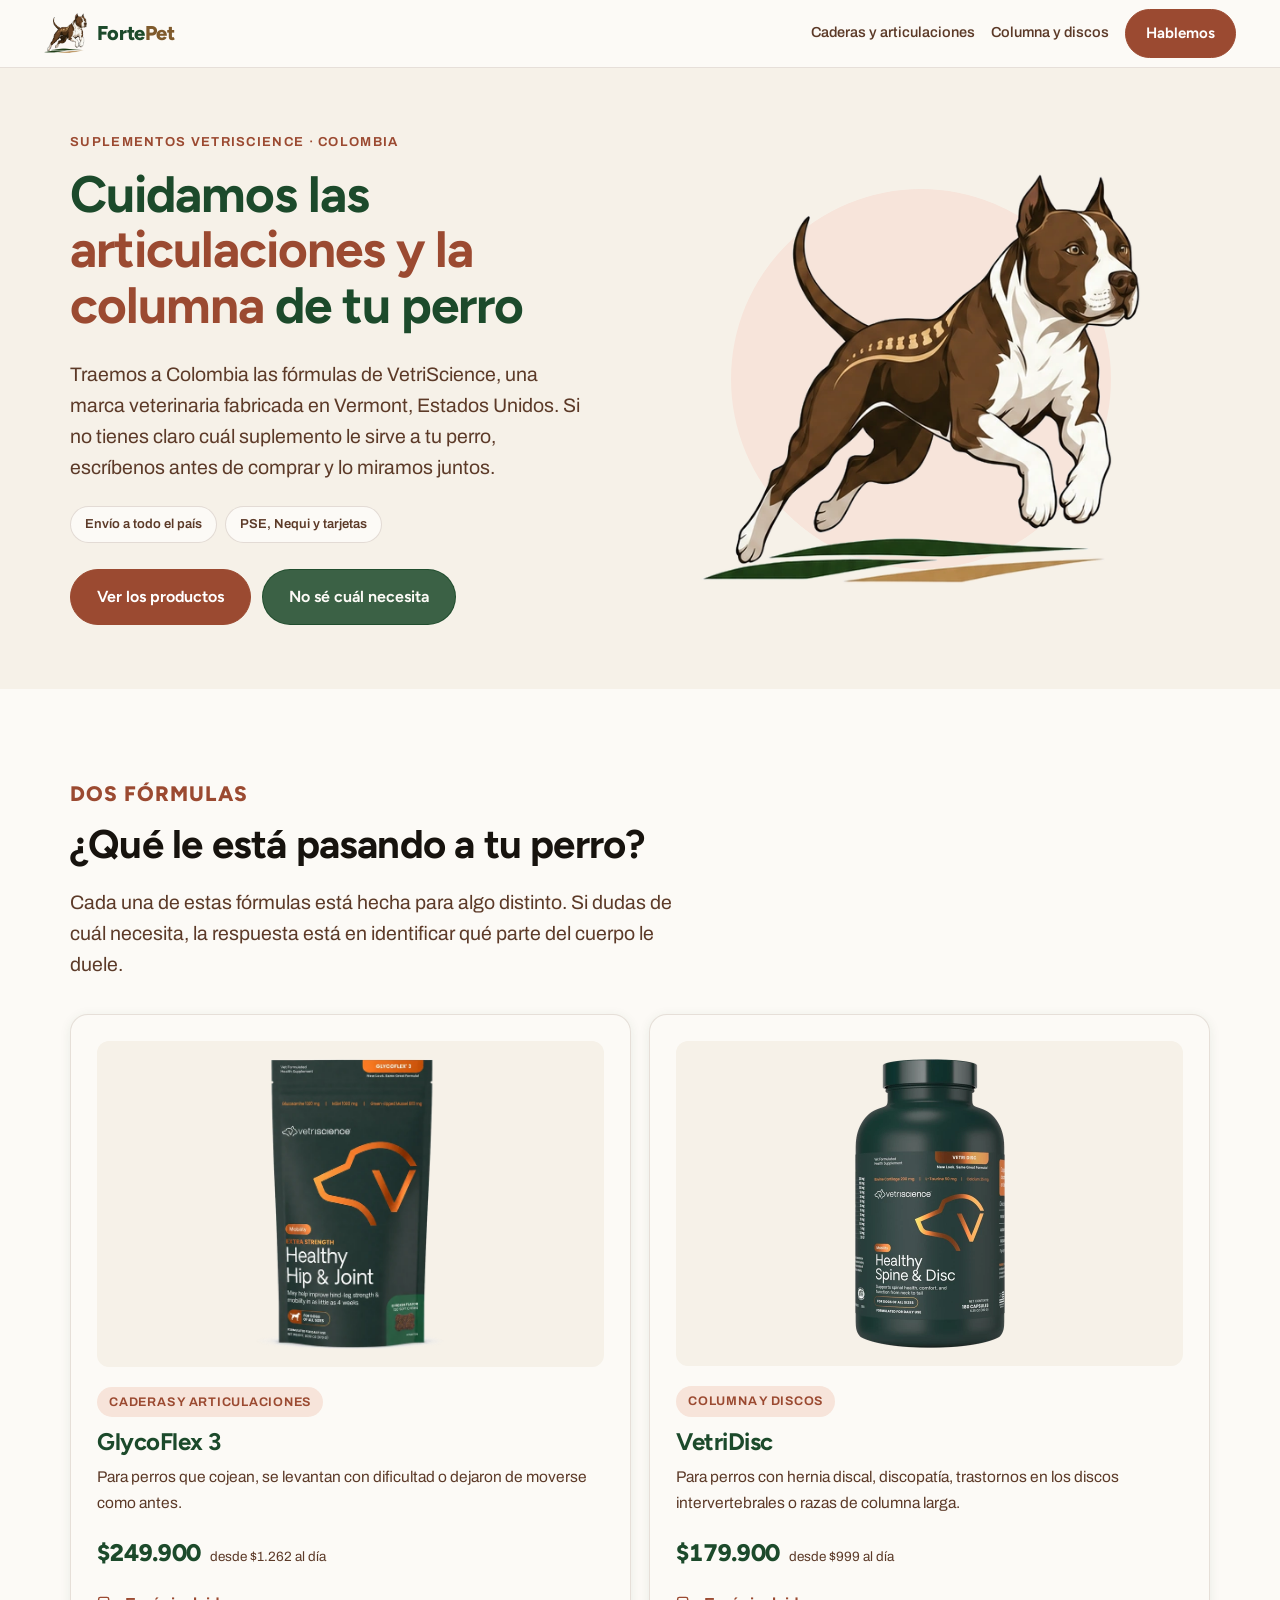
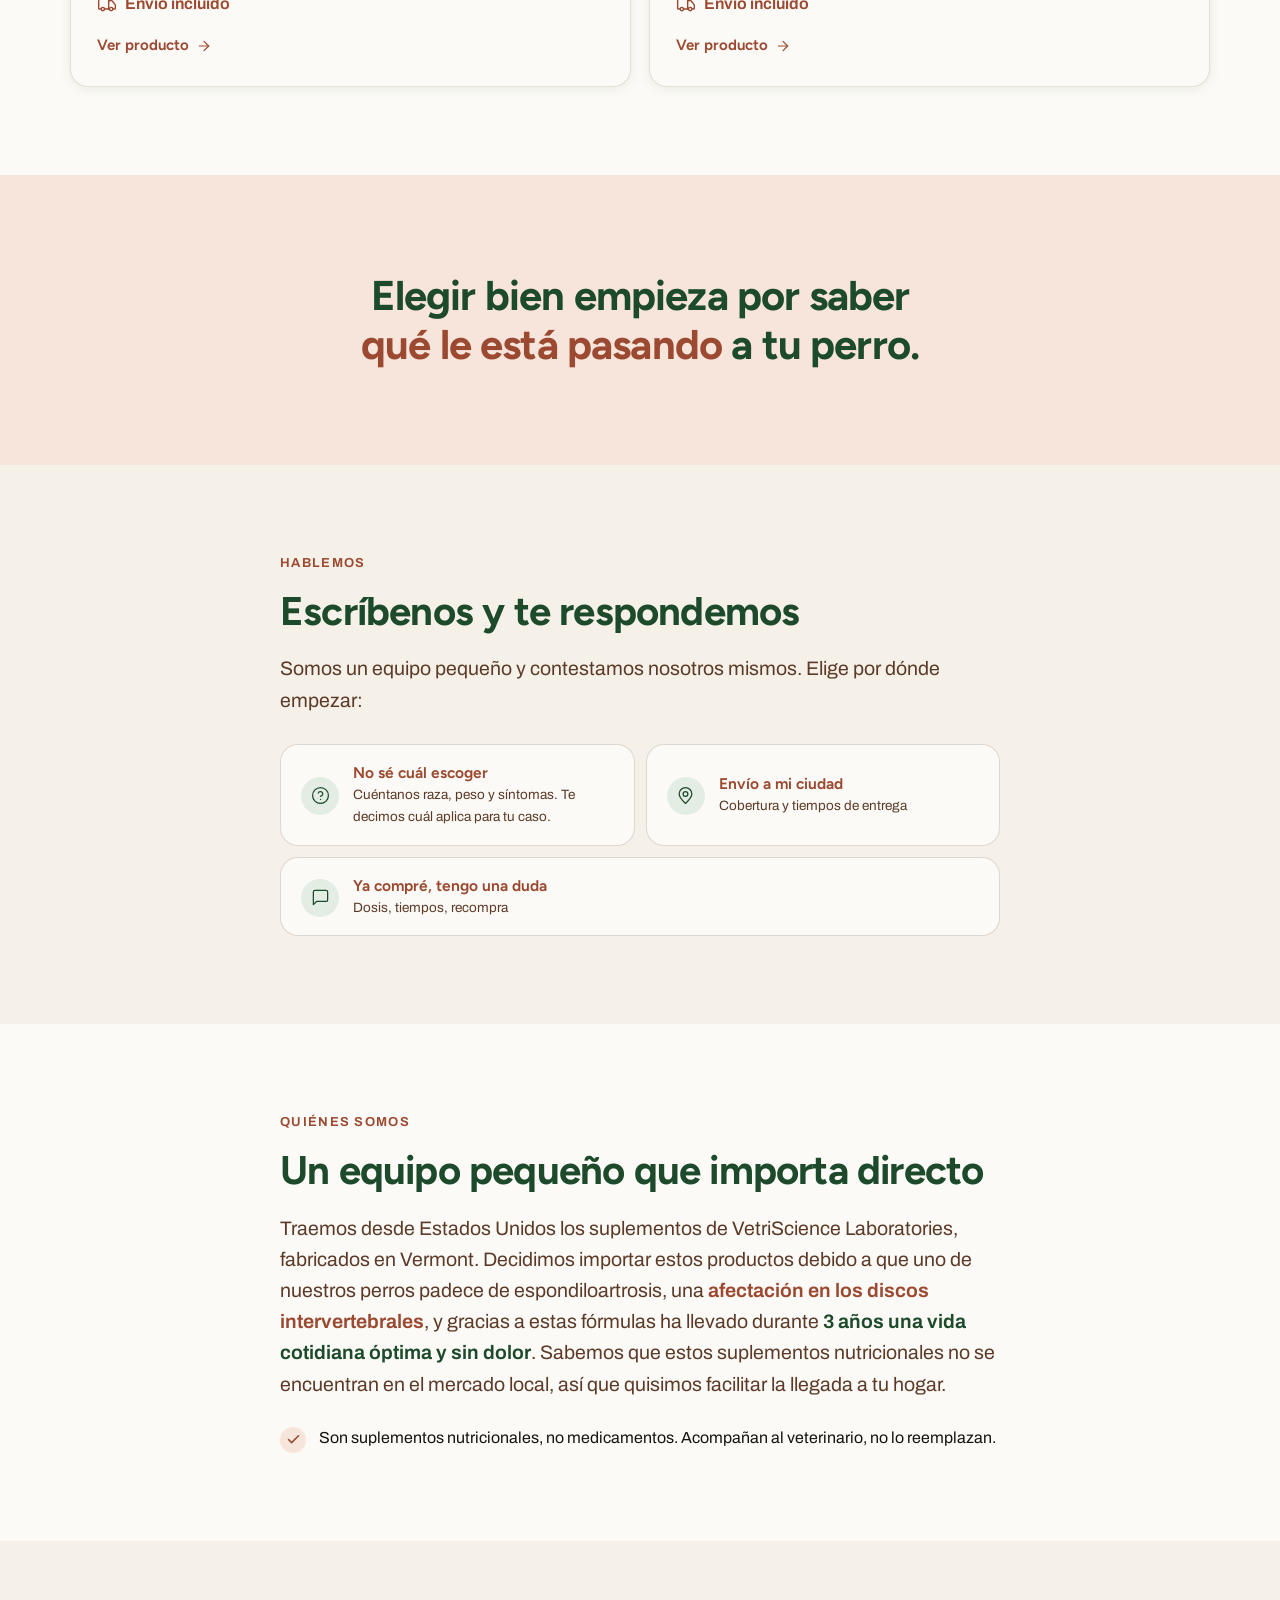
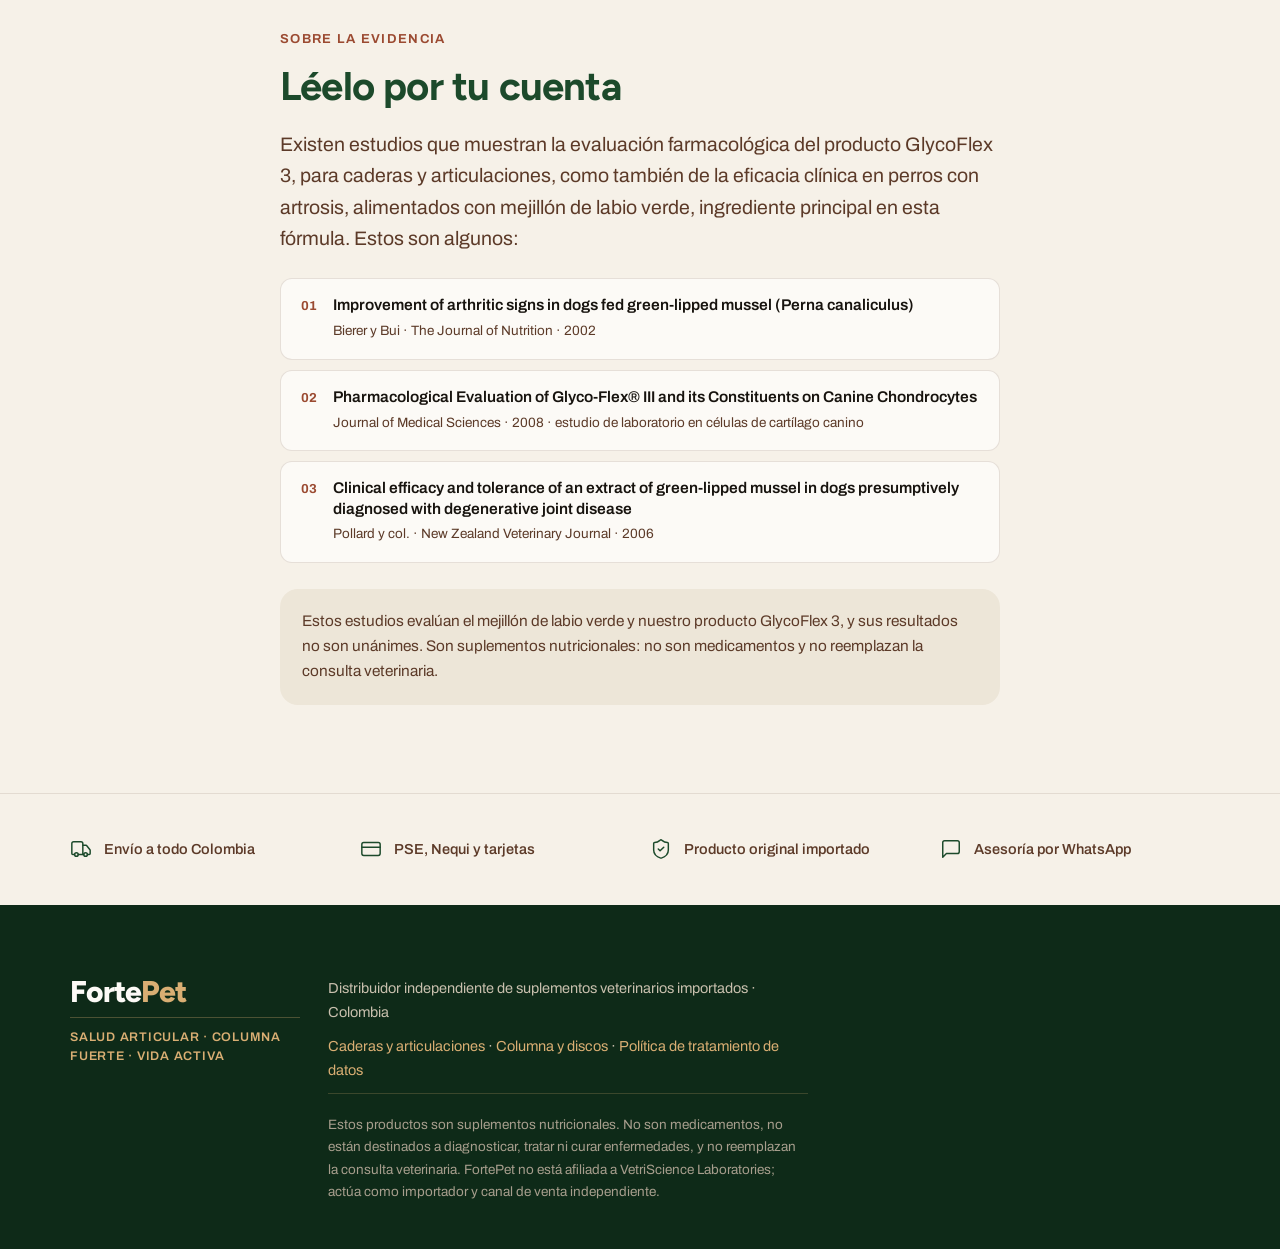
<file: index.html>
<!DOCTYPE html>
<html lang="es">
<head>
<meta charset="UTF-8">
<meta name="viewport" content="width=device-width, initial-scale=1.0">
<title>FortePet · Suplementos VetriScience para perros en Colombia</title>
<meta name="description" content="FortePet trae a Colombia los suplementos VetriScience: GlycoFlex 3 para caderas y articulaciones, y VetriDisc para columna y discos. Envío a todo el país y asesoría por WhatsApp.">
<meta name="facebook-domain-verification" content="yg1c81xgsyx9y148amr075lu2h39z6" />
<link rel="icon" href="img/favicon-32.png" type="image/png" sizes="32x32">
<link rel="icon" href="img/favicon.png" type="image/png" sizes="180x180">
<link rel="apple-touch-icon" href="img/apple-touch-icon.png">
<link rel="preconnect" href="https://fonts.googleapis.com">
<link rel="preconnect" href="https://fonts.gstatic.com" crossorigin>
<link href="https://fonts.googleapis.com/css2?family=Archivo:wght@400..700&family=Figtree:wght@500..800&display=swap" rel="stylesheet">
<link rel="stylesheet" href="fortepet.css">
<!-- Open Graph · vista previa al compartir -->
<meta property="og:type" content="website">
<meta property="og:site_name" content="FortePet">
<meta property="og:locale" content="es_CO">
<meta property="og:url" content="https://fortepet.co/">
<meta property="og:title" content="FortePet · Suplementos VetriScience para perros">
<meta property="og:description" content="Traemos a Colombia los suplementos nutricionales del laboratorio VetriScience. Consulta cómo te puede ayudar.">
<meta property="og:image" content="https://fortepet.co/img/og-fortepet.jpg">
<meta property="og:image:secure_url" content="https://fortepet.co/img/og-fortepet.jpg">
<meta property="og:image:type" content="image/jpeg">
<meta property="og:image:width" content="1200">
<meta property="og:image:height" content="630">
<meta property="og:image:alt" content="FortePet · suplementos VetriScience para perros en Colombia">
<meta name="twitter:card" content="summary_large_image">
<meta name="twitter:title" content="FortePet · Suplementos VetriScience para perros">
<meta name="twitter:description" content="Traemos a Colombia los suplementos nutricionales del laboratorio VetriScience. Consulta cómo te puede ayudar.">
<meta name="twitter:image" content="https://fortepet.co/img/og-fortepet.jpg">
<!-- fin Open Graph -->

<!-- Meta Pixel Code -->
<script>
!function(f,b,e,v,n,t,s)
{if(f.fbq)return;n=f.fbq=function(){n.callMethod?
n.callMethod.apply(n,arguments):n.queue.push(arguments)};
if(!f._fbq)f._fbq=n;n.push=n;n.loaded=!0;n.version='2.0';
n.queue=[];t=b.createElement(e);t.async=!0;
t.src=v;s=b.getElementsByTagName(e)[0];
s.parentNode.insertBefore(t,s)}(window, document,'script',
'https://connect.facebook.net/en_US/fbevents.js');
fbq('init', '2484633745364303');
fbq('track', 'PageView');
</script>
<noscript><img height="1" width="1" alt="" style="display:none"
src="https://www.facebook.com/tr?id=2484633745364303&ev=PageView&noscript=1"
/></noscript>
<!-- End Meta Pixel Code -->
</head>
<body>

<a class="skip" href="#contenido">Saltar al contenido</a>

<header class="topbar">
  <a class="brand" href="index.html">
    <img src="img/logo-perro.webp" alt="" width="501" height="468">
    <span class="brand-txt">Forte<span>Pet</span></span>
  </a>
  <nav class="topbar-right" aria-label="Principal">
    <a class="link" href="hip-joint.html">Caderas y articulaciones</a>
    <a class="link" href="vetridisc.html">Columna y discos</a>
    <a class="btn btn-terra" style="padding:11px 20px;font-size:15px" href="#hablemos">Hablemos</a>
  </nav>
</header>

<main id="contenido">

<!-- ============ HERO ============ -->
<section class="hero">
  <div class="hero-grid">
    <div>
      <p class="eyebrow">Suplementos VetriScience · Colombia</p>
      <h1>Cuidamos las <span class="destaca">articulaciones y la columna</span> de tu perro</h1>
      <p class="lead">Traemos a Colombia las fórmulas de VetriScience, una marca veterinaria fabricada en Vermont, Estados Unidos. Si no tienes claro cuál suplemento le sirve a tu perro, escríbenos antes de comprar y lo miramos juntos.</p>
      <ul class="hero-marcas">
        <li>Envío a todo el país</li>
        <li>PSE, Nequi y tarjetas</li>
      </ul>
      <div class="hero-cta">
        <a class="btn btn-terra" href="#productos">Ver los productos</a>
        <a class="btn btn-verde-suave" href="#hablemos">No sé cuál necesita</a>
      </div>
    </div>
    <div class="hero-img">
      <img src="img/logo-perro.webp" alt="Ilustración de la marca FortePet: un perro en carrera" width="440" height="411" fetchpriority="high" style="max-width:min(100%,440px)">
    </div>
  </div>
</section>

<!-- ============ PRODUCTOS ============ -->
<section class="band band-blanco" id="productos">
  <div class="inner">
    <p class="eyebrow eyebrow-gr">Dos fórmulas</p>
    <h2>¿Qué le está pasando a tu perro?</h2>
    <p class="lead" style="max-width:56ch">Cada una de estas fórmulas está hecha para algo distinto. Si dudas de cuál necesita, la respuesta está en identificar qué parte del cuerpo le duele.</p>

    <div class="prods">

      <a class="prod" href="hip-joint.html">
        <span class="prod-img"><img src="img/home-glycoflex.webp" alt="Empaque de GlycoFlex 3" width="190" height="289" loading="lazy" style="max-width:min(100%,190px)"></span>
        <span class="prod-tag">Caderas y articulaciones</span>
        <h3>GlycoFlex 3</h3>
        <p>Para perros que cojean, se levantan con dificultad o dejaron de moverse como antes.</p>
        <span class="prod-pie">
          <span class="prod-precio">$249.900</span>
          <span class="prod-dia">desde $1.262 al día</span>
          <span class="prod-envio"><svg viewBox="0 0 24 24" fill="none" stroke="currentColor" stroke-width="1.7" stroke-linecap="round" stroke-linejoin="round" aria-hidden="true"><path d="M14 18V6a2 2 0 0 0-2-2H4a2 2 0 0 0-2 2v11a1 1 0 0 0 1 1h2"/><path d="M15 18H9"/><path d="M19 18h2a1 1 0 0 0 1-1v-3.65a1 1 0 0 0-.22-.62l-3.48-4.35A1 1 0 0 0 17.52 8H14"/><circle cx="17" cy="18" r="2"/><circle cx="7" cy="18" r="2"/></svg>Envío incluido</span>
        </span>
        <span class="prod-flecha">Ver producto
          <svg viewBox="0 0 24 24" width="16" height="16" fill="none" stroke="currentColor" stroke-width="1.8" stroke-linecap="round" stroke-linejoin="round" aria-hidden="true"><path d="M5 12h14"/><path d="m12 5 7 7-7 7"/></svg>
        </span>
      </a>

      <a class="prod" href="vetridisc.html">
        <span class="prod-img"><img src="img/home-vetridisc2.webp" alt="Frasco de VetriScience VetriDisc" width="150" height="289" loading="lazy" style="max-width:min(100%,150px)"></span>
        <span class="prod-tag">Columna y discos</span>
        <h3>VetriDisc</h3>
        <p>Para perros con hernia discal, discopatía, trastornos en los discos intervertebrales o razas de columna larga.</p>
        <span class="prod-pie">
          <span class="prod-precio">$179.900</span>
          <span class="prod-dia">desde $999 al día</span>
          <span class="prod-envio"><svg viewBox="0 0 24 24" fill="none" stroke="currentColor" stroke-width="1.7" stroke-linecap="round" stroke-linejoin="round" aria-hidden="true"><path d="M14 18V6a2 2 0 0 0-2-2H4a2 2 0 0 0-2 2v11a1 1 0 0 0 1 1h2"/><path d="M15 18H9"/><path d="M19 18h2a1 1 0 0 0 1-1v-3.65a1 1 0 0 0-.22-.62l-3.48-4.35A1 1 0 0 0 17.52 8H14"/><circle cx="17" cy="18" r="2"/><circle cx="7" cy="18" r="2"/></svg>Envío incluido</span>
        </span>
        <span class="prod-flecha">Ver producto
          <svg viewBox="0 0 24 24" width="16" height="16" fill="none" stroke="currentColor" stroke-width="1.8" stroke-linecap="round" stroke-linejoin="round" aria-hidden="true"><path d="M5 12h14"/><path d="m12 5 7 7-7 7"/></svg>
        </span>
      </a>

    </div>
  </div>
</section>

<!-- ============ FRANJA ============ -->
<section class="franja">
  <p>Elegir bien empieza por saber <span class="destaca">qué le está pasando</span> a tu perro.</p>
</section>

<!-- ============ HABLEMOS ============ -->
<section class="band band-crema" id="hablemos">
  <div class="inner-narrow">
    <p class="eyebrow">Hablemos</p>
    <h2 style="color:var(--verde)">Escríbenos y te respondemos</h2>
    <p class="lead">Somos un equipo pequeño y contestamos nosotros mismos. Elige por dónde empezar:</p>

    <div class="wa-router">
            <a class="wa-op" href="https://wa.me/573208755743?text=Hola%2C%20no%20s%C3%A9%20cu%C3%A1l%20de%20las%20f%C3%B3rmulas%20le%20sirve%20a%20mi%20perro%F0%9F%90%B6.%0A%0A%F0%9F%97%A3%EF%B8%8F%2ALes%20cuento%2A%3A%0ARaza%3A%0APeso%3A%0AQu%C3%A9%20le%20pasa%3A" target="_blank" rel="noopener">
        <span class="ico"><svg viewBox="0 0 24 24" fill="none" stroke="currentColor" stroke-width="1.6" stroke-linecap="round" stroke-linejoin="round" aria-hidden="true"><circle cx="12" cy="12" r="10"/><path d="M9.09 9a3 3 0 0 1 5.83 1c0 2-3 3-3 3"/><path d="M12 17h.01"/></svg></span>
        <span><b>No sé cuál escoger</b><span>Cuéntanos raza, peso y síntomas. Te decimos cuál aplica para tu caso.</span></span>
      </a>
      <a class="wa-op" href="https://wa.me/573208755743?text=Hola%2C%20quiero%20confirmar%20si%20hacen%20env%C3%ADo%20a%20mi%20ciudad" target="_blank" rel="noopener">
        <span class="ico"><svg viewBox="0 0 24 24" fill="none" stroke="currentColor" stroke-width="1.6" stroke-linecap="round" stroke-linejoin="round" aria-hidden="true"><path d="M20 10c0 4.4-8 12-8 12s-8-7.6-8-12a8 8 0 0 1 16 0Z"/><circle cx="12" cy="10" r="3"/></svg></span>
        <span><b>Envío a mi ciudad</b><span>Cobertura y tiempos de entrega</span></span>
      </a>
      <a class="wa-op ancho" href="https://wa.me/573208755743?text=Hola%2C%20ya%20compr%C3%A9%20y%20tengo%20una%20duda" target="_blank" rel="noopener">
        <span class="ico"><svg viewBox="0 0 24 24" fill="none" stroke="currentColor" stroke-width="1.6" stroke-linecap="round" stroke-linejoin="round" aria-hidden="true"><path d="M21 15a2 2 0 0 1-2 2H7l-4 4V5a2 2 0 0 1 2-2h14a2 2 0 0 1 2 2z"/></svg></span>
        <span><b>Ya compré, tengo una duda</b><span>Dosis, tiempos, recompra</span></span>
      </a>
          </div>
  </div>
</section>

<!-- ============ QUIÉNES SOMOS ============ -->
<section class="band band-blanco">
  <div class="inner-narrow">
    <p class="eyebrow">Quiénes somos</p>
    <h2 style="color:var(--verde)">Un equipo pequeño que importa directo</h2>
    <p class="lead">Traemos desde Estados Unidos los suplementos de VetriScience Laboratories, fabricados en Vermont. Decidimos importar estos productos debido a que uno de nuestros perros padece de espondiloartrosis, una <strong style="color:var(--terra-osc)">afectación en los discos intervertebrales</strong>, y gracias a estas fórmulas ha llevado durante <strong style="color:var(--verde)">3 años una vida cotidiana óptima y sin dolor</strong>. Sabemos que estos suplementos nutricionales no se encuentran en el mercado local, así que quisimos facilitar la llegada a tu hogar.</p>

    <ul class="beneficios">
                  <li>
        <span class="tick"><svg viewBox="0 0 24 24" fill="none" stroke="currentColor" stroke-width="2.5" stroke-linecap="round" stroke-linejoin="round" aria-hidden="true"><path d="M20 6 9 17l-5-5"/></svg></span>
        <span>Son suplementos nutricionales, no medicamentos. Acompañan al veterinario, no lo reemplazan.</span>
      </li>
    </ul>
  </div>
</section>

<!-- ============ EVIDENCIA ============ -->
<section class="band band-crema">
  <div class="inner-narrow">
    <p class="eyebrow">Sobre la evidencia</p>
    <h2 style="color:var(--verde)">Léelo por tu cuenta</h2>
    <p class="lead">Existen estudios que muestran la evaluación farmacológica del producto GlycoFlex 3, para caderas y articulaciones, como también de la eficacia clínica en perros con artrosis, alimentados con mejillón de labio verde, ingrediente principal en esta fórmula. Estos son algunos:</p>

    <ol class="estudios">
      <li><a href="https://pubmed.ncbi.nlm.nih.gov/12042477/" target="_blank" rel="noopener">
        <span class="t">Improvement of arthritic signs in dogs fed green-lipped mussel (Perna canaliculus)</span>
        <span class="m">Bierer y Bui · The Journal of Nutrition · 2002</span>
      </a></li>
      <li><a href="https://scialert.net/fulltext/?doi=jms.2008.1.14" target="_blank" rel="noopener">
        <span class="t">Pharmacological Evaluation of Glyco-Flex® III and its Constituents on Canine Chondrocytes</span>
        <span class="m">Journal of Medical Sciences · 2008 · estudio de laboratorio en células de cartílago canino</span>
      </a></li>
      <li><a href="https://pubmed.ncbi.nlm.nih.gov/16751841/" target="_blank" rel="noopener">
        <span class="t">Clinical efficacy and tolerance of an extract of green-lipped mussel in dogs presumptively diagnosed with degenerative joint disease</span>
        <span class="m">Pollard y col. · New Zealand Veterinary Journal · 2006</span>
      </a></li>
    </ol>

    <div class="aviso" style="margin-top:26px">
      <p>Estos estudios evalúan el mejillón de labio verde y nuestro producto GlycoFlex 3, y sus resultados no son unánimes. Son suplementos nutricionales: no son medicamentos y no reemplazan la consulta veterinaria.</p>
    </div>
  </div>
</section>

<!-- ============ CONFIANZA ============ -->
<section class="confianza">
  <ul>
    <li><svg viewBox="0 0 24 24" fill="none" stroke="currentColor" stroke-width="1.6" stroke-linecap="round" stroke-linejoin="round" aria-hidden="true"><path d="M14 18V6a2 2 0 0 0-2-2H4a2 2 0 0 0-2 2v11a1 1 0 0 0 1 1h2"/><path d="M15 18H9"/><path d="M19 18h2a1 1 0 0 0 1-1v-3.65a1 1 0 0 0-.22-.62l-3.48-4.35A1 1 0 0 0 17.52 8H14"/><circle cx="17" cy="18" r="2"/><circle cx="7" cy="18" r="2"/></svg>Envío a todo Colombia</li>
    <li><svg viewBox="0 0 24 24" fill="none" stroke="currentColor" stroke-width="1.6" stroke-linecap="round" stroke-linejoin="round" aria-hidden="true"><rect width="20" height="14" x="2" y="5" rx="2"/><path d="M2 10h20"/></svg>PSE, Nequi y tarjetas</li>
    <li><svg viewBox="0 0 24 24" fill="none" stroke="currentColor" stroke-width="1.6" stroke-linecap="round" stroke-linejoin="round" aria-hidden="true"><path d="M20 13c0 5-3.5 7.5-7.7 8.9a1 1 0 0 1-.6 0C7.5 20.5 4 18 4 13V6a1 1 0 0 1 1-1c2 0 4.5-1.2 6.2-2.7a1 1 0 0 1 1.5 0C14.5 3.8 17 5 19 5a1 1 0 0 1 1 1z"/><path d="m9 12 2 2 4-4"/></svg>Producto original importado</li>
    <li><svg viewBox="0 0 24 24" fill="none" stroke="currentColor" stroke-width="1.6" stroke-linecap="round" stroke-linejoin="round" aria-hidden="true"><path d="M21 15a2 2 0 0 1-2 2H7l-4 4V5a2 2 0 0 1 2-2h14a2 2 0 0 1 2 2z"/></svg>Asesoría por WhatsApp</li>
  </ul>
</section>

</main>

<footer class="pie">
  <div class="pie-inner">
    <div class="pie-marca">
      <span class="pie-nombre">Forte<span>Pet</span></span>
      <span class="pie-tag">Salud articular · Columna fuerte · Vida activa</span>
    </div>
    <div>
      <p>Distribuidor independiente de suplementos veterinarios importados · Colombia</p>
      <p><a href="hip-joint.html">Caderas y articulaciones</a> · <a href="vetridisc.html">Columna y discos</a> · <a href="politica-datos.html">Política de tratamiento de datos</a></p>
      <p class="pie-legal">Estos productos son suplementos nutricionales. No son medicamentos, no están destinados a diagnosticar, tratar ni curar enfermedades, y no reemplazan la consulta veterinaria. FortePet no está afiliada a VetriScience Laboratories; actúa como importador y canal de venta independiente.</p>
    </div>
  </div>
</footer>

</body>
</html>
</file>
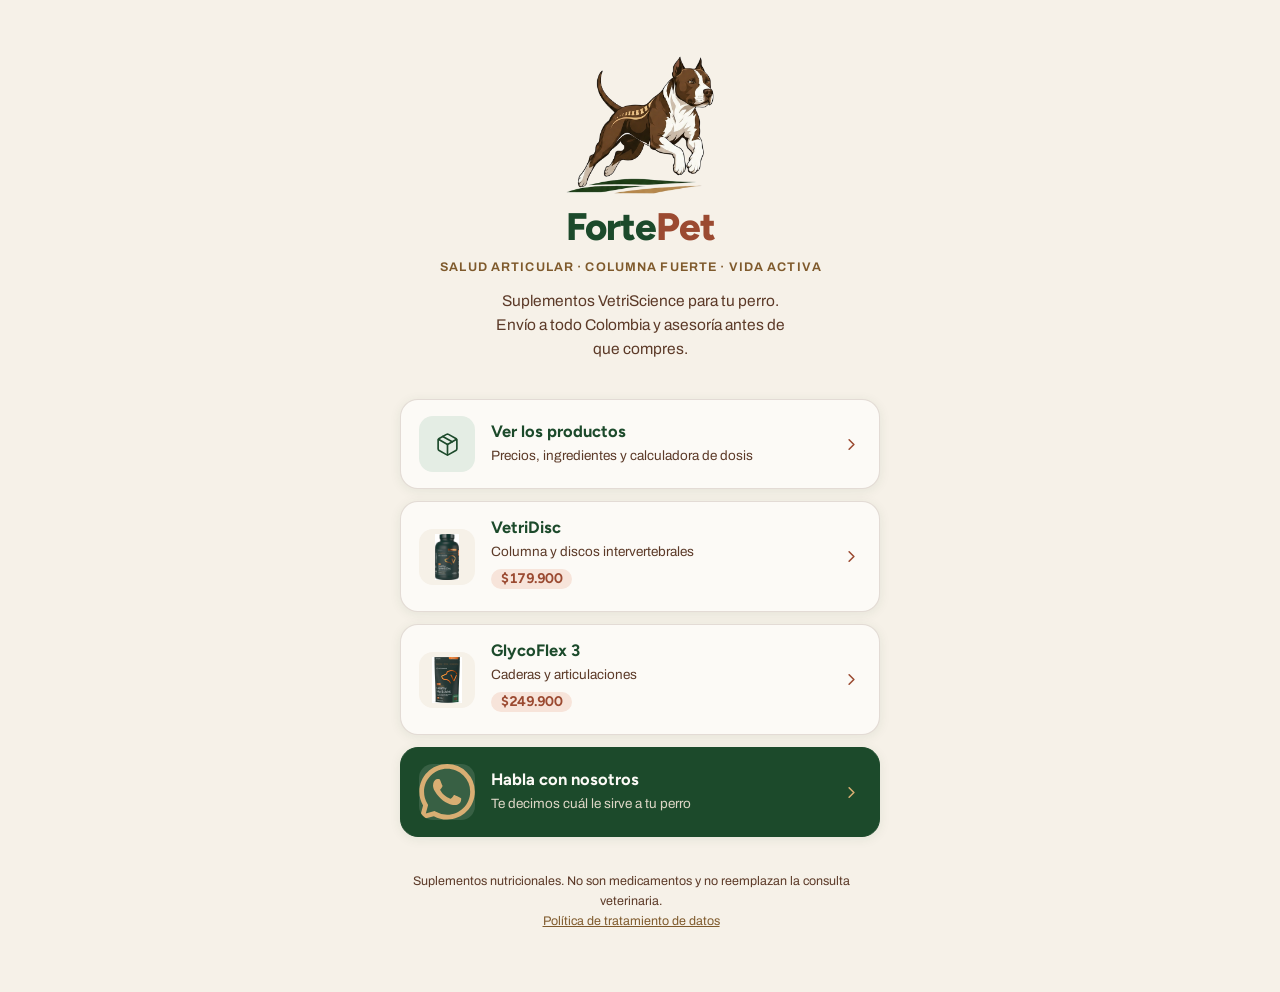
<file: bio/index.html>
<!DOCTYPE html>
<html lang="es">
<head>
<meta charset="UTF-8">
<meta name="viewport" content="width=device-width, initial-scale=1.0">
<title>FortePet · Enlaces</title>
<meta name="description" content="Suplementos VetriScience para articulaciones y columna de perros. Envío a todo Colombia y asesoría por WhatsApp.">
<link rel="icon" href="../img/favicon.png" type="image/png">
<link rel="preconnect" href="https://fonts.googleapis.com">
<link rel="preconnect" href="https://fonts.gstatic.com" crossorigin>
<link href="https://fonts.googleapis.com/css2?family=Archivo:wght@400..700&family=Figtree:wght@500..800&display=swap" rel="stylesheet">
<link rel="stylesheet" href="../fortepet.css">
<!-- Meta Pixel Code -->
<script>
!function(f,b,e,v,n,t,s)
{if(f.fbq)return;n=f.fbq=function(){n.callMethod?
n.callMethod.apply(n,arguments):n.queue.push(arguments)};
if(!f._fbq)f._fbq=n;n.push=n;n.loaded=!0;n.version='2.0';
n.queue=[];t=b.createElement(e);t.async=!0;
t.src=v;s=b.getElementsByTagName(e)[0];
s.parentNode.insertBefore(t,s)}(window, document,'script',
'https://connect.facebook.net/en_US/fbevents.js');
fbq('init', '1056763293376956');
fbq('track', 'PageView');
</script>
<noscript><img height="1" width="1" alt="" style="display:none"
src="https://www.facebook.com/tr?id=1056763293376956&ev=PageView&noscript=1"
/></noscript>
<!-- End Meta Pixel Code -->
<style>
  body{ background:var(--crema) }
  .bio{ max-width:520px; margin:0 auto; padding:clamp(32px,7vw,56px) 20px 48px }
  .bio-cab{ text-align:center; margin-bottom:clamp(26px,5vw,38px) }
  .bio-cab img{ width:clamp(112px,26vw,148px); margin:0 auto 14px }
  .bio-nombre{
    font-family:var(--titulo); font-weight:800;
    font-size:clamp(1.9rem,6vw,2.4rem); letter-spacing:-0.03em; line-height:1;
    color:var(--verde); margin:0 0 10px;
  }
  .bio-nombre span{ color:var(--terra-osc) }
  .bio-tag{
    font-size:12.5px; font-weight:650; letter-spacing:.09em; text-transform:uppercase;
    color:var(--oro-osc); margin:0 0 12px;
  }
  .bio-desc{ font-size:15.5px; color:var(--marron); margin:0 auto; max-width:34ch; line-height:1.55 }

  .enlaces{ display:grid; gap:12px }
  .enlace{
    display:flex; align-items:center; gap:16px;
    background:var(--blanco); border:1px solid rgba(92,58,40,.16);
    border-radius:var(--r-lg); padding:16px 18px;
    text-decoration:none; color:inherit;
    box-shadow:var(--sombra);
    transition:border-color .16s, transform .16s;
  }
  .enlace:active{ transform:scale(.985) }
  .enlace:hover{ border-color:var(--terra) }
  .enlace:focus-visible{ outline:3px solid var(--terra); outline-offset:3px }
  .enlace .fig{
    flex:0 0 auto; width:56px; height:56px; border-radius:14px;
    background:var(--crema); display:grid; place-items:center; overflow:hidden;
  }
  .enlace .fig img{ max-height:46px; width:auto }
  .enlace .fig.ico{ background:var(--verde-suave) }
  .enlace .fig.ico svg{ width:25px; height:25px; color:var(--verde) }
  .enlace .fig.wa{ background:#E3F0E8 }
  .enlace .fig.wa svg{ width:25px; height:25px; color:#1F6B3F }
  .enlace .txt{ flex:1; min-width:0 }
  .enlace b{ display:block; font-family:var(--titulo); font-weight:700; font-size:16.5px; line-height:1.2; color:var(--verde) }
  .enlace small{ display:block; font-size:13.5px; color:var(--marron); margin-top:3px }
  .enlace .precio{
    display:inline-block; margin-top:6px; font-variant-numeric:tabular-nums;
    font-family:var(--titulo); font-weight:700; font-size:14px;
    background:var(--terra-suave); color:var(--terra-osc);
    border-radius:var(--pill); padding:3px 10px;
  }
  .enlace .flecha{ flex:0 0 auto; color:var(--terra-osc) }
  .enlace .flecha svg{ width:19px; height:19px; display:block }
  .enlace.destacado{ background:var(--verde); border-color:var(--verde) }
  .enlace.destacado b{ color:var(--blanco) }
  .enlace.destacado small{ color:#DDD6C6 }
  .enlace.destacado .flecha{ color:var(--oro-luz) }
  .enlace.destacado .fig{ background:rgba(252,250,246,.12) }
  .enlace.destacado .fig svg{ color:var(--oro-luz) }

  .bio-pie{ margin-top:34px; text-align:center; font-size:12.5px; color:var(--marron); line-height:1.6 }
  .bio-pie a{ color:var(--oro-osc) }
</style>
</head>
<body>

<main class="bio">

  <header class="bio-cab">
    <img src="../img/logo-perro.webp" alt="FortePet" width="148" height="138">
    <p class="bio-nombre">Forte<span>Pet</span></p>
    <p class="bio-tag">Salud articular · Columna fuerte · Vida activa</p>
    <p class="bio-desc">Suplementos VetriScience para tu perro. Envío a todo Colombia y asesoría antes de que compres.</p>
  </header>

  <nav class="enlaces" aria-label="Enlaces de FortePet">

    <a class="enlace" href="../index.html#productos">
      <span class="fig ico">
        <svg viewBox="0 0 24 24" fill="none" stroke="currentColor" stroke-width="1.6" stroke-linecap="round" stroke-linejoin="round" aria-hidden="true"><path d="m7.5 4.27 9 5.15"/><path d="M21 8a2 2 0 0 0-1-1.73l-7-4a2 2 0 0 0-2 0l-7 4A2 2 0 0 0 3 8v8a2 2 0 0 0 1 1.73l7 4a2 2 0 0 0 2 0l7-4A2 2 0 0 0 21 16Z"/><path d="m3.3 7 8.7 5 8.7-5"/><path d="M12 22V12"/></svg>
      </span>
      <span class="txt">
        <b>Ver los productos</b>
        <small>Precios, ingredientes y calculadora de dosis</small>
      </span>
      <span class="flecha"><svg viewBox="0 0 24 24" fill="none" stroke="currentColor" stroke-width="2" stroke-linecap="round" stroke-linejoin="round" aria-hidden="true"><path d="m9 18 6-6-6-6"/></svg></span>
    </a>

    <a class="enlace" href="../vetridisc.html">
      <span class="fig"><img src="../img/vetridisc-thumb.jpg" alt="" width="240" height="312"></span>
      <span class="txt">
        <b>VetriDisc</b>
        <small>Columna y discos intervertebrales</small>
        <span class="precio">$179.900</span>
      </span>
      <span class="flecha"><svg viewBox="0 0 24 24" fill="none" stroke="currentColor" stroke-width="2" stroke-linecap="round" stroke-linejoin="round" aria-hidden="true"><path d="m9 18 6-6-6-6"/></svg></span>
    </a>

    <a class="enlace" href="../hip-joint.html">
      <span class="fig"><img src="../img/glycoflex-thumb.jpg" alt="" width="240" height="365"></span>
      <span class="txt">
        <b>GlycoFlex 3</b>
        <small>Caderas y articulaciones</small>
        <span class="precio">$249.900</span>
      </span>
      <span class="flecha"><svg viewBox="0 0 24 24" fill="none" stroke="currentColor" stroke-width="2" stroke-linecap="round" stroke-linejoin="round" aria-hidden="true"><path d="m9 18 6-6-6-6"/></svg></span>
    </a>

    <a class="enlace destacado" href="https://wa.me/573208755743?text=Hola%2C%20vengo%20de%20Instagram%20y%20quiero%20saber%20cu%C3%A1l%20suplemento%20le%20sirve%20a%20mi%20perro" target="_blank" rel="noopener">
      <span class="fig">
        <svg viewBox="0 0 24 24" fill="currentColor" aria-hidden="true"><path d="M17.472 14.382c-.297-.149-1.758-.867-2.03-.967-.273-.099-.471-.148-.67.15-.197.297-.767.966-.94 1.164-.173.199-.347.223-.644.075-.297-.15-1.255-.463-2.39-1.475-.883-.788-1.48-1.761-1.653-2.059-.173-.297-.018-.458.13-.606.134-.133.298-.347.446-.52.149-.174.198-.298.298-.497.099-.198.05-.371-.025-.52-.075-.149-.669-1.612-.916-2.207-.242-.579-.487-.5-.669-.51-.173-.008-.371-.01-.57-.01-.198 0-.52.074-.792.372-.272.297-1.04 1.016-1.04 2.479 0 1.462 1.065 2.875 1.213 3.074.149.198 2.096 3.2 5.077 4.487.709.306 1.262.489 1.694.625.712.227 1.36.195 1.871.118.571-.085 1.758-.719 2.006-1.413.248-.694.248-1.289.173-1.413-.074-.124-.272-.198-.57-.347m-5.421 7.403h-.004a9.87 9.87 0 0 1-5.031-1.378l-.361-.214-3.741.982.998-3.648-.235-.374a9.86 9.86 0 0 1-1.51-5.26c.001-5.45 4.436-9.884 9.888-9.884 2.64 0 5.122 1.03 6.988 2.898a9.825 9.825 0 0 1 2.893 6.994c-.003 5.45-4.437 9.884-9.885 9.884m8.413-18.297A11.815 11.815 0 0 0 12.05 0C5.495 0 .16 5.335.157 11.892c0 2.096.547 4.142 1.588 5.945L.057 24l6.305-1.654a11.882 11.882 0 0 0 5.683 1.448h.005c6.554 0 11.89-5.335 11.893-11.893a11.821 11.821 0 0 0-3.48-8.413z"/></svg>
      </span>
      <span class="txt">
        <b>Habla con nosotros</b>
        <small>Te decimos cuál le sirve a tu perro</small>
      </span>
      <span class="flecha"><svg viewBox="0 0 24 24" fill="none" stroke="currentColor" stroke-width="2" stroke-linecap="round" stroke-linejoin="round" aria-hidden="true"><path d="m9 18 6-6-6-6"/></svg></span>
    </a>

  </nav>

  <p class="bio-pie">
    Suplementos nutricionales. No son medicamentos y no reemplazan la consulta veterinaria.<br>
    <a href="../politica-datos.html">Política de tratamiento de datos</a>
  </p>

</main>

<script>
document.querySelectorAll('.enlace').forEach(function(a){
  a.addEventListener('click', function(){
    if (typeof fbq === 'function') {
      var n = a.querySelector('b') ? a.querySelector('b').textContent : 'enlace';
      fbq('trackCustom', 'ClicBio', { enlace: n });
    }
  });
});
</script>

</body>
</html>
</file>
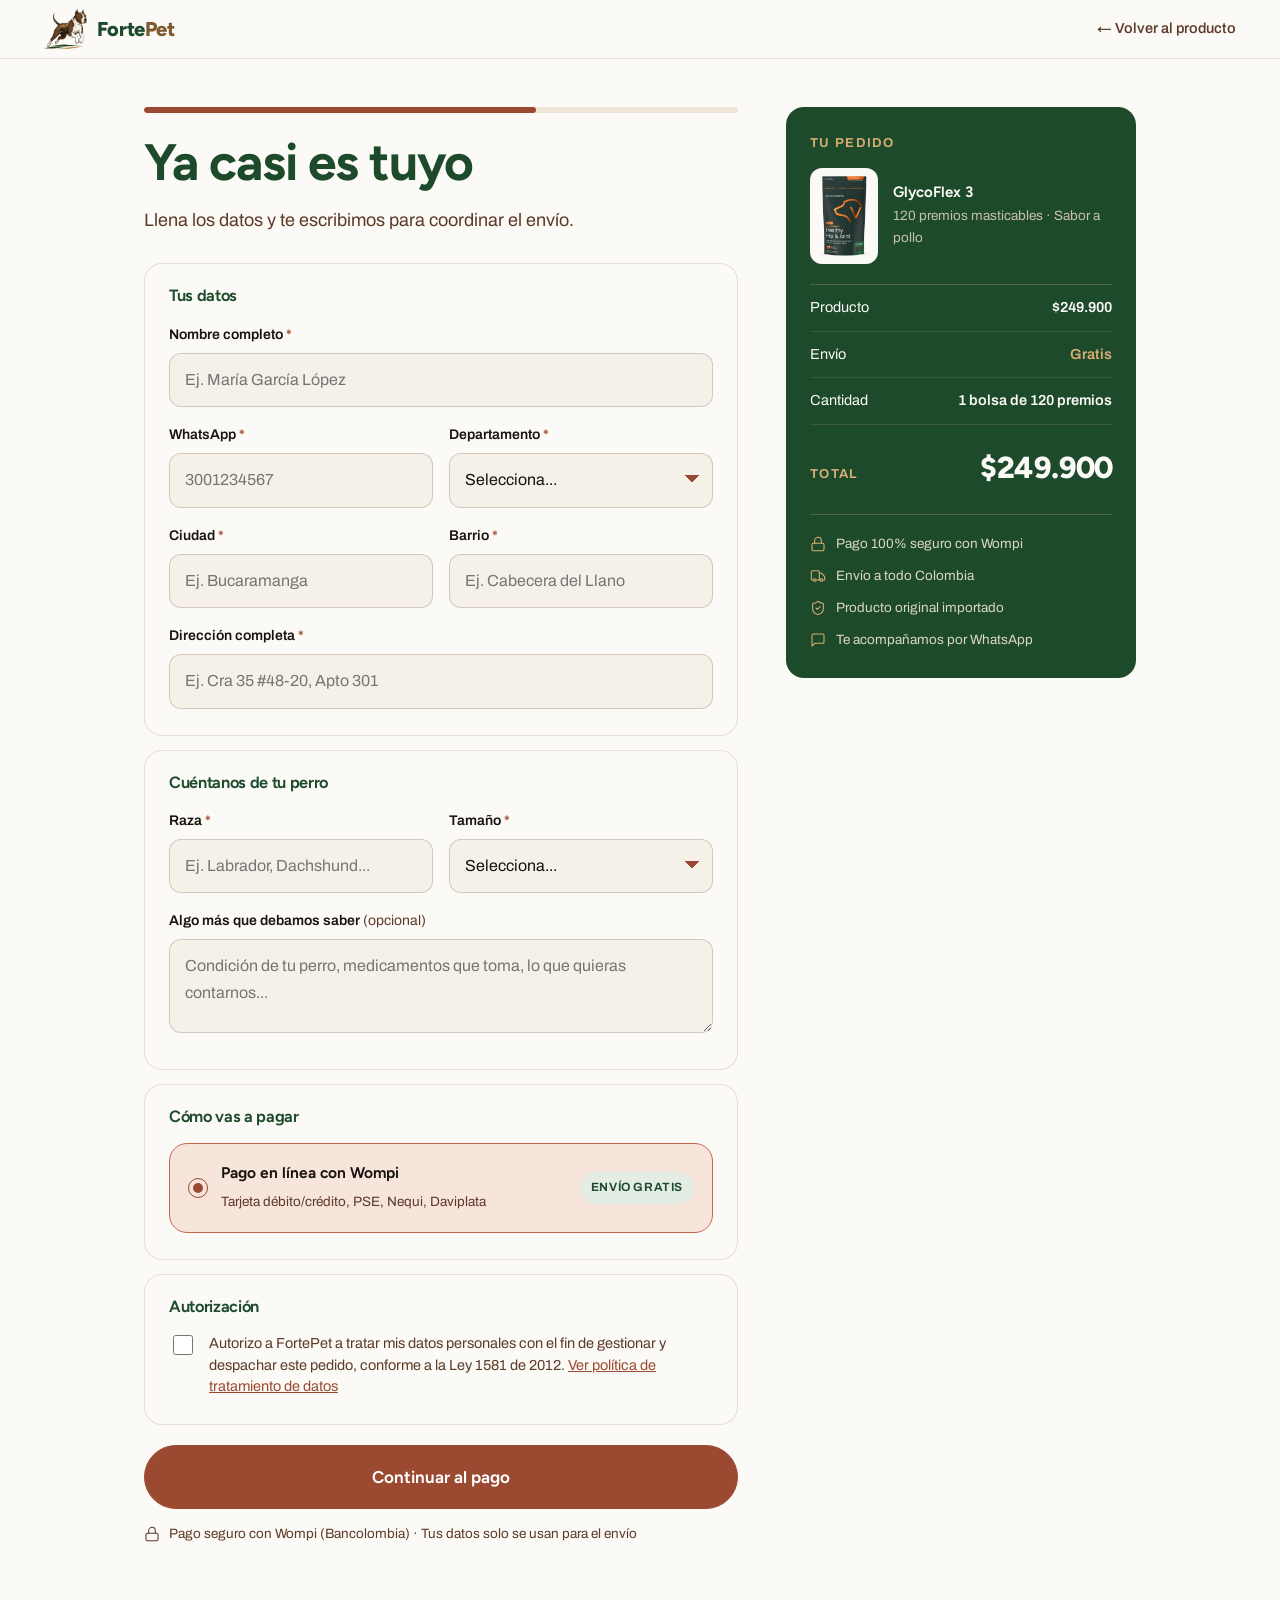
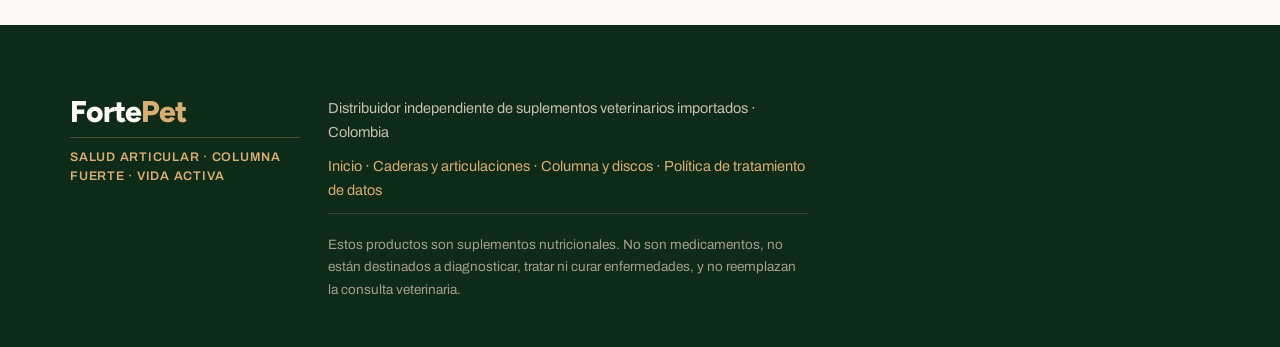
<file: hip-joint-checkout.html>
<!DOCTYPE html>
<html lang="es">
<head>
<title>FortePet · GlycoFlex 3 · Completar pedido</title>
<meta name="robots" content="noindex">
<meta charset="UTF-8">
<meta name="viewport" content="width=device-width, initial-scale=1.0">
<link rel="icon" href="img/favicon-32.png" type="image/png" sizes="32x32">
<link rel="icon" href="img/favicon.png" type="image/png" sizes="180x180">
<link rel="apple-touch-icon" href="img/apple-touch-icon.png">
<link rel="preconnect" href="https://fonts.googleapis.com">
<link rel="preconnect" href="https://fonts.gstatic.com" crossorigin>
<link href="https://fonts.googleapis.com/css2?family=Archivo:wght@400..700&family=Figtree:wght@500..800&display=swap" rel="stylesheet">
<link rel="stylesheet" href="fortepet.css">
<!-- Open Graph · vista previa al compartir -->
<meta property="og:type" content="website">
<meta property="og:site_name" content="FortePet">
<meta property="og:locale" content="es_CO">
<meta property="og:url" content="https://fortepet.co/hip-joint-checkout.html">
<meta property="og:title" content="Comprar GlycoFlex 3 · FortePet">
<meta property="og:description" content="Completa tu pedido de GlycoFlex 3. Envío a todo Colombia, pago con PSE, Nequi o tarjeta.">
<meta property="og:image" content="https://fortepet.co/img/og-glycoflex.jpg">
<meta property="og:image:secure_url" content="https://fortepet.co/img/og-glycoflex.jpg">
<meta property="og:image:type" content="image/jpeg">
<meta property="og:image:width" content="1200">
<meta property="og:image:height" content="630">
<meta property="og:image:alt" content="GlycoFlex 3 de VetriScience">
<meta name="twitter:card" content="summary_large_image">
<meta name="twitter:title" content="Comprar GlycoFlex 3 · FortePet">
<meta name="twitter:description" content="Completa tu pedido de GlycoFlex 3. Envío a todo Colombia, pago con PSE, Nequi o tarjeta.">
<meta name="twitter:image" content="https://fortepet.co/img/og-glycoflex.jpg">
<!-- fin Open Graph -->

<!-- Meta Pixel Code -->
<script>
!function(f,b,e,v,n,t,s)
{if(f.fbq)return;n=f.fbq=function(){n.callMethod?
n.callMethod.apply(n,arguments):n.queue.push(arguments)};
if(!f._fbq)f._fbq=n;n.push=n;n.loaded=!0;n.version='2.0';
n.queue=[];t=b.createElement(e);t.async=!0;
t.src=v;s=b.getElementsByTagName(e)[0];
s.parentNode.insertBefore(t,s)}(window, document,'script',
'https://connect.facebook.net/en_US/fbevents.js');
fbq('init', '2484633745364303');
fbq('track', 'PageView');
</script>
<noscript><img height="1" width="1" alt="" style="display:none"
src="https://www.facebook.com/tr?id=2484633745364303&ev=PageView&noscript=1"
/></noscript>
<!-- End Meta Pixel Code -->
</head>
<body>

<a class="skip" href="#contenido">Saltar al contenido</a>

<header class="topbar">
  <a class="brand" href="hip-joint.html">
    <img src="img/logo-perro.webp" alt="" width="501" height="468">
    <span class="brand-txt">Forte<span>Pet</span></span>
  </a>
  <div class="topbar-right"><a class="link" href="hip-joint.html">&#8592; Volver al producto</a></div>
</header>

<main class="co" id="contenido">

  <div>
    <div class="co-paso">
      <div class="co-barra"><i></i></div>
      <h1>Ya casi es tuyo</h1>
      <p>Llena los datos y te escribimos para coordinar el envío.</p>
    </div>

    <div id="formSection">

      <section class="co-bloque">
        <h2>Tus datos</h2>
        <div class="campos">
          <div class="campo">
            <label for="nombre">Nombre completo <span class="req">*</span></label>
            <input type="text" id="nombre" placeholder="Ej. María García López" autocomplete="name">
            <span class="error-msg" id="err-nombre">Por favor ingresa tu nombre completo</span>
          </div>
          <div class="campos-2">
            <div class="campo">
              <label for="whatsapp">WhatsApp <span class="req">*</span></label>
              <input type="tel" id="whatsapp" placeholder="3001234567" maxlength="10" autocomplete="tel-national">
              <span class="error-msg" id="err-whatsapp">Ingresa un número válido de 10 dígitos</span>
            </div>
            <div class="campo">
              <label for="departamento">Departamento <span class="req">*</span></label>
              <select id="departamento">
                <option value="">Selecciona...</option>
                <option>Antioquia</option><option>Atlántico</option><option>Bogotá D.C.</option>
                <option>Bolívar</option><option>Boyacá</option><option>Caldas</option>
                <option>Caquetá</option><option>Cauca</option><option>Cesar</option>
                <option>Córdoba</option><option>Cundinamarca</option><option>Chocó</option>
                <option>Huila</option><option>La Guajira</option><option>Magdalena</option>
                <option>Meta</option><option>Nariño</option><option>Norte de Santander</option>
                <option>Quindío</option><option>Risaralda</option><option>Santander</option>
                <option>Sucre</option><option>Tolima</option><option>Valle del Cauca</option>
                <option>Otros</option>
              </select>
              <span class="error-msg" id="err-departamento">Selecciona un departamento</span>
            </div>
          </div>
          <div class="campos-2">
            <div class="campo">
              <label for="ciudad">Ciudad <span class="req">*</span></label>
              <input type="text" id="ciudad" placeholder="Ej. Bucaramanga" autocomplete="address-level2">
              <span class="error-msg" id="err-ciudad">Ingresa tu ciudad</span>
            </div>
            <div class="campo">
              <label for="barrio">Barrio <span class="req">*</span></label>
              <input type="text" id="barrio" placeholder="Ej. Cabecera del Llano">
              <span class="error-msg" id="err-barrio">Ingresa tu barrio</span>
            </div>
          </div>
          <div class="campo">
            <label for="direccion">Dirección completa <span class="req">*</span></label>
            <input type="text" id="direccion" placeholder="Ej. Cra 35 #48-20, Apto 301" autocomplete="street-address">
            <span class="error-msg" id="err-direccion">Ingresa la dirección de entrega</span>
          </div>
        </div>
      </section>

      <section class="co-bloque">
        <h2>Cuéntanos de tu perro</h2>
        <div class="campos">
          <div class="campos-2">
            <div class="campo">
              <label for="raza">Raza <span class="req">*</span></label>
              <input type="text" id="raza" placeholder="Ej. Labrador, Dachshund...">
              <span class="error-msg" id="err-raza">Ingresa la raza de tu mascota</span>
            </div>
            <div class="campo">
              <label for="tamano">Tamaño <span class="req">*</span></label>
              <select id="tamano">
                <option value="">Selecciona...</option>
                <option value="Hasta 13 kg">Hasta 13 kg (30 lbs)</option>
                <option value="14 a 27 kg">De 14 a 27 kg (31 a 60 lbs)</option>
                <option value="28 a 45 kg">De 28 a 45 kg (61 a 100 lbs)</option>
                <option value="46 kg en adelante">46 kg en adelante (más de 100 lbs)</option>
              </select>
              <span class="error-msg" id="err-tamano">Selecciona el tamaño</span>
            </div>
          </div>
          <div class="campo">
            <label for="notas">Algo más que debamos saber <span class="opt">(opcional)</span></label>
            <textarea id="notas" placeholder="Condición de tu perro, medicamentos que toma, lo que quieras contarnos..."></textarea>
          </div>
        </div>
      </section>

      <section class="co-bloque">
        <h2>Cómo vas a pagar</h2>
        <div class="pago-op selected" onclick="selectPay(this, 'wompi')">
          <span class="pago-radio"><i></i></span>
          <span>
            <span class="pago-nombre" style="display:block">Pago en línea con Wompi</span>
            <span class="pago-desc">Tarjeta débito/crédito, PSE, Nequi, Daviplata</span>
          </span>
          <span class="pago-badge">Envío gratis</span>
        </div>
      </section>

      <section class="co-bloque">
        <h2>Autorización</h2>
        <label class="consent">
          <input type="checkbox" id="habeas">
          <span>Autorizo a FortePet a tratar mis datos personales con el fin de gestionar y despachar este pedido, conforme a la Ley 1581 de 2012. <a href="politica-datos.html" target="_blank" rel="noopener">Ver política de tratamiento de datos</a></span>
        </label>
        <span class="error-msg" id="err-habeas" style="margin-top:10px">Necesitamos tu autorización para procesar el pedido</span>
      </section>

      <button class="btn btn-terra btn-lg co-enviar" onclick="submitOrder()">Continuar al pago</button>
      <p class="co-nota"><svg viewBox="0 0 24 24" fill="none" stroke="currentColor" stroke-width="1.6" stroke-linecap="round" stroke-linejoin="round" aria-hidden="true"><rect width="18" height="11" x="3" y="11" rx="2"/><path d="M7 11V7a5 5 0 0 1 10 0v4"/></svg> Pago seguro con Wompi (Bancolombia) · Tus datos solo se usan para el envío</p>

    </div><!-- /formSection -->

    <div class="co-exito" id="successScreen">
      <div class="co-exito-ico">
        <svg viewBox="0 0 24 24" fill="none" stroke="currentColor" stroke-width="2.4" stroke-linecap="round" stroke-linejoin="round" aria-hidden="true"><path d="M20 6 9 17l-5-5"/></svg>
      </div>
      <h1>Ya casi</h1>
      <p style="max-width:56ch;color:var(--marron)">Envíanos este mensaje por WhatsApp para que confirmemos tu pago y coordinemos la entrega. Con él nos ayudas a garantizar una excelente logística de tu pedido.</p>
      <p class="co-ref" id="refLabel"></p>
      <pre class="co-preview" id="summaryPreview"></pre>
      <a href="#" class="btn btn-wa btn-lg" id="waLink" target="_blank" rel="noopener">
        <svg width="20" height="20" viewBox="0 0 24 24" fill="currentColor" aria-hidden="true"><path d="M17.472 14.382c-.297-.149-1.758-.867-2.03-.967-.273-.099-.471-.148-.67.15-.197.297-.767.966-.94 1.164-.173.199-.347.223-.644.075-.297-.15-1.255-.463-2.39-1.475-.883-.788-1.48-1.761-1.653-2.059-.173-.297-.018-.458.13-.606.134-.133.298-.347.446-.52.149-.174.198-.298.298-.497.099-.198.05-.371-.025-.52-.075-.149-.669-1.612-.916-2.207-.242-.579-.487-.5-.669-.51-.173-.008-.371-.01-.57-.01-.198 0-.52.074-.792.372-.272.297-1.04 1.016-1.04 2.479 0 1.462 1.065 2.875 1.213 3.074.149.198 2.096 3.2 5.077 4.487.709.306 1.262.489 1.694.625.712.227 1.36.195 1.871.118.571-.085 1.758-.719 2.006-1.413.248-.694.248-1.289.173-1.413-.074-.124-.272-.198-.57-.347m-5.421 7.403h-.004a9.87 9.87 0 0 1-5.031-1.378l-.361-.214-3.741.982.998-3.648-.235-.374a9.86 9.86 0 0 1-1.51-5.26c.001-5.45 4.436-9.884 9.888-9.884 2.64 0 5.122 1.03 6.988 2.898a9.825 9.825 0 0 1 2.893 6.994c-.003 5.45-4.437 9.884-9.885 9.884m8.413-18.297A11.815 11.815 0 0 0 12.05 0C5.495 0 .16 5.335.157 11.892c0 2.096.547 4.142 1.588 5.945L.057 24l6.305-1.654a11.882 11.882 0 0 0 5.683 1.448h.005c6.554 0 11.89-5.335 11.893-11.893a11.821 11.821 0 0 0-3.48-8.413z"/></svg>
        Enviar datos por WhatsApp
      </a>
      <p class="centro" style="margin:20px 0 0">
        <a class="btn btn-terra btn-lg" href="pedido-listo.html">Continuar</a>
      </p>
    </div>

  </div>

  <aside class="co-resumen">
    <p class="eyebrow">Tu pedido</p>
    <div class="co-prod">
      <span class="marco"><img src="img/glycoflex-checkout.webp" alt="GlycoFlex 3" width="52" height="79"></span>
      <div>
        <div class="co-prod-nombre">GlycoFlex 3</div>
        <div class="co-prod-sub">120 premios masticables · Sabor a pollo</div>
      </div>
    </div>
    <div class="co-fila"><span>Producto</span><span class="v">$249.900</span></div>
    <div class="co-fila"><span>Envío</span><span class="v" style="color:var(--oro-luz)">Gratis</span></div>
    <div class="co-fila"><span>Cantidad</span><span class="v">1 bolsa de 120 premios</span></div>
    <div class="co-total"><span class="l">Total</span><span class="v">$249.900</span></div>
    <ul class="co-confianza">
      <li><svg viewBox="0 0 24 24" fill="none" stroke="currentColor" stroke-width="1.6" stroke-linecap="round" stroke-linejoin="round" aria-hidden="true"><rect width="18" height="11" x="3" y="11" rx="2"/><path d="M7 11V7a5 5 0 0 1 10 0v4"/></svg>Pago 100% seguro con Wompi</li>
      <li><svg viewBox="0 0 24 24" fill="none" stroke="currentColor" stroke-width="1.6" stroke-linecap="round" stroke-linejoin="round" aria-hidden="true"><path d="M14 18V6a2 2 0 0 0-2-2H4a2 2 0 0 0-2 2v11a1 1 0 0 0 1 1h2"/><path d="M15 18H9"/><path d="M19 18h2a1 1 0 0 0 1-1v-3.65a1 1 0 0 0-.22-.62l-3.48-4.35A1 1 0 0 0 17.52 8H14"/><circle cx="17" cy="18" r="2"/><circle cx="7" cy="18" r="2"/></svg>Envío a todo Colombia</li>
      <li><svg viewBox="0 0 24 24" fill="none" stroke="currentColor" stroke-width="1.6" stroke-linecap="round" stroke-linejoin="round" aria-hidden="true"><path d="M20 13c0 5-3.5 7.5-7.7 8.9a1 1 0 0 1-.6 0C7.5 20.5 4 18 4 13V6a1 1 0 0 1 1-1c2 0 4.5-1.2 6.2-2.7a1 1 0 0 1 1.5 0C14.5 3.8 17 5 19 5a1 1 0 0 1 1 1z"/><path d="m9 12 2 2 4-4"/></svg>Producto original importado</li>
      <li><svg viewBox="0 0 24 24" fill="none" stroke="currentColor" stroke-width="1.6" stroke-linecap="round" stroke-linejoin="round" aria-hidden="true"><path d="M21 15a2 2 0 0 1-2 2H7l-4 4V5a2 2 0 0 1 2-2h14a2 2 0 0 1 2 2z"/></svg>Te acompañamos por WhatsApp</li>
    </ul>
  </aside>

</main>

<footer class="pie">
  <div class="pie-inner">
    <div class="pie-marca">
      <span class="pie-nombre">Forte<span>Pet</span></span>
      <span class="pie-tag">Salud articular · Columna fuerte · Vida activa</span>
    </div>
    <div>
      <p>Distribuidor independiente de suplementos veterinarios importados · Colombia</p>
      <p><a href="index.html">Inicio</a> · <a href="hip-joint.html">Caderas y articulaciones</a> · <a href="vetridisc.html">Columna y discos</a> · <a href="politica-datos.html">Política de tratamiento de datos</a></p>
      <p class="pie-legal">Estos productos son suplementos nutricionales. No son medicamentos, no están destinados a diagnosticar, tratar ni curar enfermedades, y no reemplazan la consulta veterinaria.</p>
    </div>
  </div>
</footer>

<script>
  // ================== CONFIGURAR ANTES DE PUBLICAR ==================
  // WOMPI_LINK: link de pago de Wompi por $249.900. En Wompi configura la URL
  //             de redireccion hacia:  https://fortepet.co/hip-joint-checkout.html?pago=ok
    const WOMPI_LINK = 'https://checkout.wompi.co/l/q8Cw8H';
  const WA_NUMBER  = '573208755743';

  const SHEET_URL   = 'https://script.google.com/macros/s/AKfycbyKXsz4h6IftvN2bQrapE0yAPXFfCbP6NuXAyEbrL-BUS6au6heZAkzTlzIoAd1G7yF/exec';
  const SHEET_TOKEN = 'fortepet-2026-x9k2m4';

  const PRODUCTO = 'GlycoFlex 3 (120 premios)';
  const TOTAL    = '$249.900 COP';
  const PREFIJO  = 'HJ';
  // =================================================================

  let payMethod = 'wompi';

  function selectPay(el, method) {
    document.querySelectorAll('.pago-op').forEach(o => o.classList.remove('selected'));
    el.classList.add('selected');
    payMethod = method;
  }

  function val(id) { return document.getElementById(id).value.trim(); }

  function setError(id, show) {
    const input = document.getElementById(id);
    const msg   = document.getElementById('err-' + id);
    if (show) { input.classList.add('error'); if (msg) msg.classList.add('show'); }
    else      { input.classList.remove('error'); if (msg) msg.classList.remove('show'); }
    return show;
  }

  function validate() {
    let ok = true;
    const required = ['nombre','whatsapp','departamento','ciudad','barrio','direccion','raza','tamano'];
    required.forEach(id => {
      if (!val(id)) { setError(id, true); ok = false; }
      else setError(id, false);
    });
    const wa = val('whatsapp');
    if (wa && (!/^\d{10}$/.test(wa))) { setError('whatsapp', true); ok = false; }
    const hab = document.getElementById('habeas');
    const habMsg = document.getElementById('err-habeas');
    if (!hab.checked) { habMsg.classList.add('show'); ok = false; }
    else { habMsg.classList.remove('show'); }
    return ok;
  }

  function makeRef() {
    const d = new Date();
    const p = n => (n < 10 ? '0' : '') + n;
    const stamp = String(d.getFullYear()).slice(2) + p(d.getMonth() + 1) + p(d.getDate());
    return 'FP-' + PREFIJO + '-' + stamp + '-' + Math.floor(1000 + Math.random() * 9000);
  }

  function sendOrder(data) {
    if (SHEET_URL.indexOf('http') !== 0) {
      console.warn('SHEET_URL sin configurar: el pedido no se guardo en la hoja.');
      return Promise.resolve();
    }
    const json = JSON.stringify(data);
    if (navigator.sendBeacon) {
      const blob = new Blob([json], { type: 'text/plain;charset=UTF-8' });
      if (navigator.sendBeacon(SHEET_URL, blob)) return Promise.resolve();
    }
    return fetch(SHEET_URL, {
      method: 'POST', mode: 'no-cors', keepalive: true,
      headers: { 'Content-Type': 'text/plain;charset=UTF-8' },
      body: json
    }).catch(() => {});
  }

  function buildMessage() {
    const lines = [
      '*NUEVO PEDIDO - FortePet*',
      'Referencia: ' + (sessionStorage.getItem('fortepet_ref') || ''),
      '',
      '*Producto:* ' + PRODUCTO,
      '*Total:* ' + TOTAL,
      '',
      '*DATOS PERSONALES*',
      'Nombre: ' + val('nombre'),
      'WhatsApp: ' + val('whatsapp'),
      'Departamento: ' + val('departamento'),
      'Ciudad: ' + val('ciudad'),
      'Barrio: ' + val('barrio'),
      'Direccion: ' + val('direccion'),
      '',
      '*DATOS DE LA MASCOTA*',
      'Raza: ' + val('raza'),
      'Tamano: ' + val('tamano')
    ];
    const notas = val('notas');
    if (notas) lines.push('Notas: ' + notas);
    lines.push('', '*Metodo de pago:* Wompi');
    return lines.join('\n');
  }

  function submitOrder() {
    ['nombre','whatsapp','departamento','ciudad','barrio','direccion','raza','tamano'].forEach(id => setError(id, false));
    if (!validate()) {
      const firstError = document.querySelector('.error');
      if (firstError) firstError.scrollIntoView({ behavior: 'smooth', block: 'center' });
      return;
    }
    const referencia = makeRef();
    const orderData = {
      nombre: val('nombre'), whatsapp: val('whatsapp'),
      departamento: val('departamento'), ciudad: val('ciudad'),
      barrio: val('barrio'), direccion: val('direccion'),
      raza: val('raza'), tamano: val('tamano'), notas: val('notas')
    };
    sessionStorage.setItem('fortepet_order', JSON.stringify(orderData));
    sessionStorage.setItem('fortepet_ref', referencia);

    const payload = Object.assign({}, orderData, {
      token: SHEET_TOKEN, referencia: referencia,
      producto: PRODUCTO, total: TOTAL,
      habeas: document.getElementById('habeas').checked,
      origen: location.href
    });

    if (typeof fbq === 'function') {
      fbq('track', 'InitiateCheckout', {
        content_name: 'Extra Strength Healthy Hip and Joint', content_ids: ['HJ-120'],
        content_type: 'product', value: 249900, currency: 'COP'
      });
    }

    const btn = document.querySelector('.co-enviar');
    btn.disabled = true;
    btn.textContent = 'Registrando tu pedido...';

    sendOrder(payload).then(function () {
      if (WOMPI_LINK.indexOf('http') !== 0) {
        alert('AVISO PARA EL ADMINISTRADOR\n\nFalta configurar WOMPI_LINK en el codigo de esta pagina.\nEl pedido ya quedo guardado en la hoja de calculo.');
        btn.disabled = false;
        btn.textContent = 'Continuar al pago';
        showSuccess();
        return;
      }
      window.location.href = WOMPI_LINK;
    });
  }

  function checkReturn() {
    const params = new URLSearchParams(window.location.search);
    const stored = sessionStorage.getItem('fortepet_order');
    if ((params.get('pago') === 'ok' || params.get('id')) && stored) {
      const d = JSON.parse(stored);
      Object.keys(d).forEach(k => {
        const el = document.getElementById(k);
        if (el) el.value = d[k];
      });
      if (typeof fbq === 'function') {
        fbq('track', 'Purchase', {
          content_name: 'Extra Strength Healthy Hip and Joint', content_ids: ['HJ-120'],
          content_type: 'product', value: 249900, currency: 'COP'
        });
      }
      showSuccess();
    }
  }

  function showSuccess() {
    document.getElementById('formSection').style.display = 'none';
    const screen = document.getElementById('successScreen');
    screen.classList.add('show');
    const ref = sessionStorage.getItem('fortepet_ref');
    if (ref) {
      const t = document.getElementById('refLabel');
      if (t) t.textContent = 'Referencia de tu pedido: ' + ref;
    }
    const msg = buildMessage();
    document.getElementById('summaryPreview').textContent = msg;
    document.getElementById('waLink').href = 'https://wa.me/' + WA_NUMBER + '?text=' + encodeURIComponent(msg);
    // guardamos la referencia para la pagina de confirmacion
    if (ref) sessionStorage.setItem('fortepet_ref_final', ref);
    sessionStorage.removeItem('fortepet_order');
    sessionStorage.removeItem('fortepet_ref');
    screen.scrollIntoView({ behavior: 'smooth' });

    // al tocar WhatsApp, esta pestana pasa a la pagina de pedido confirmado
    var wa = document.getElementById('waLink');
    if (wa && !wa.dataset.listo) {
      wa.dataset.listo = '1';
      wa.addEventListener('click', function () {
        if (typeof fbq === 'function') fbq('trackCustom', 'ClicWhatsAppPedido');
        setTimeout(function () { location.replace('pedido-listo.html'); }, 1500);
      });
    }
  }

  document.addEventListener('DOMContentLoaded', function() {
    checkReturn();
    document.querySelectorAll('input, select, textarea').forEach(el => {
      el.addEventListener('input', () => setError(el.id, false));
      el.addEventListener('change', () => setError(el.id, false));
    });
  });
</script>

</body>
</html>
</file>
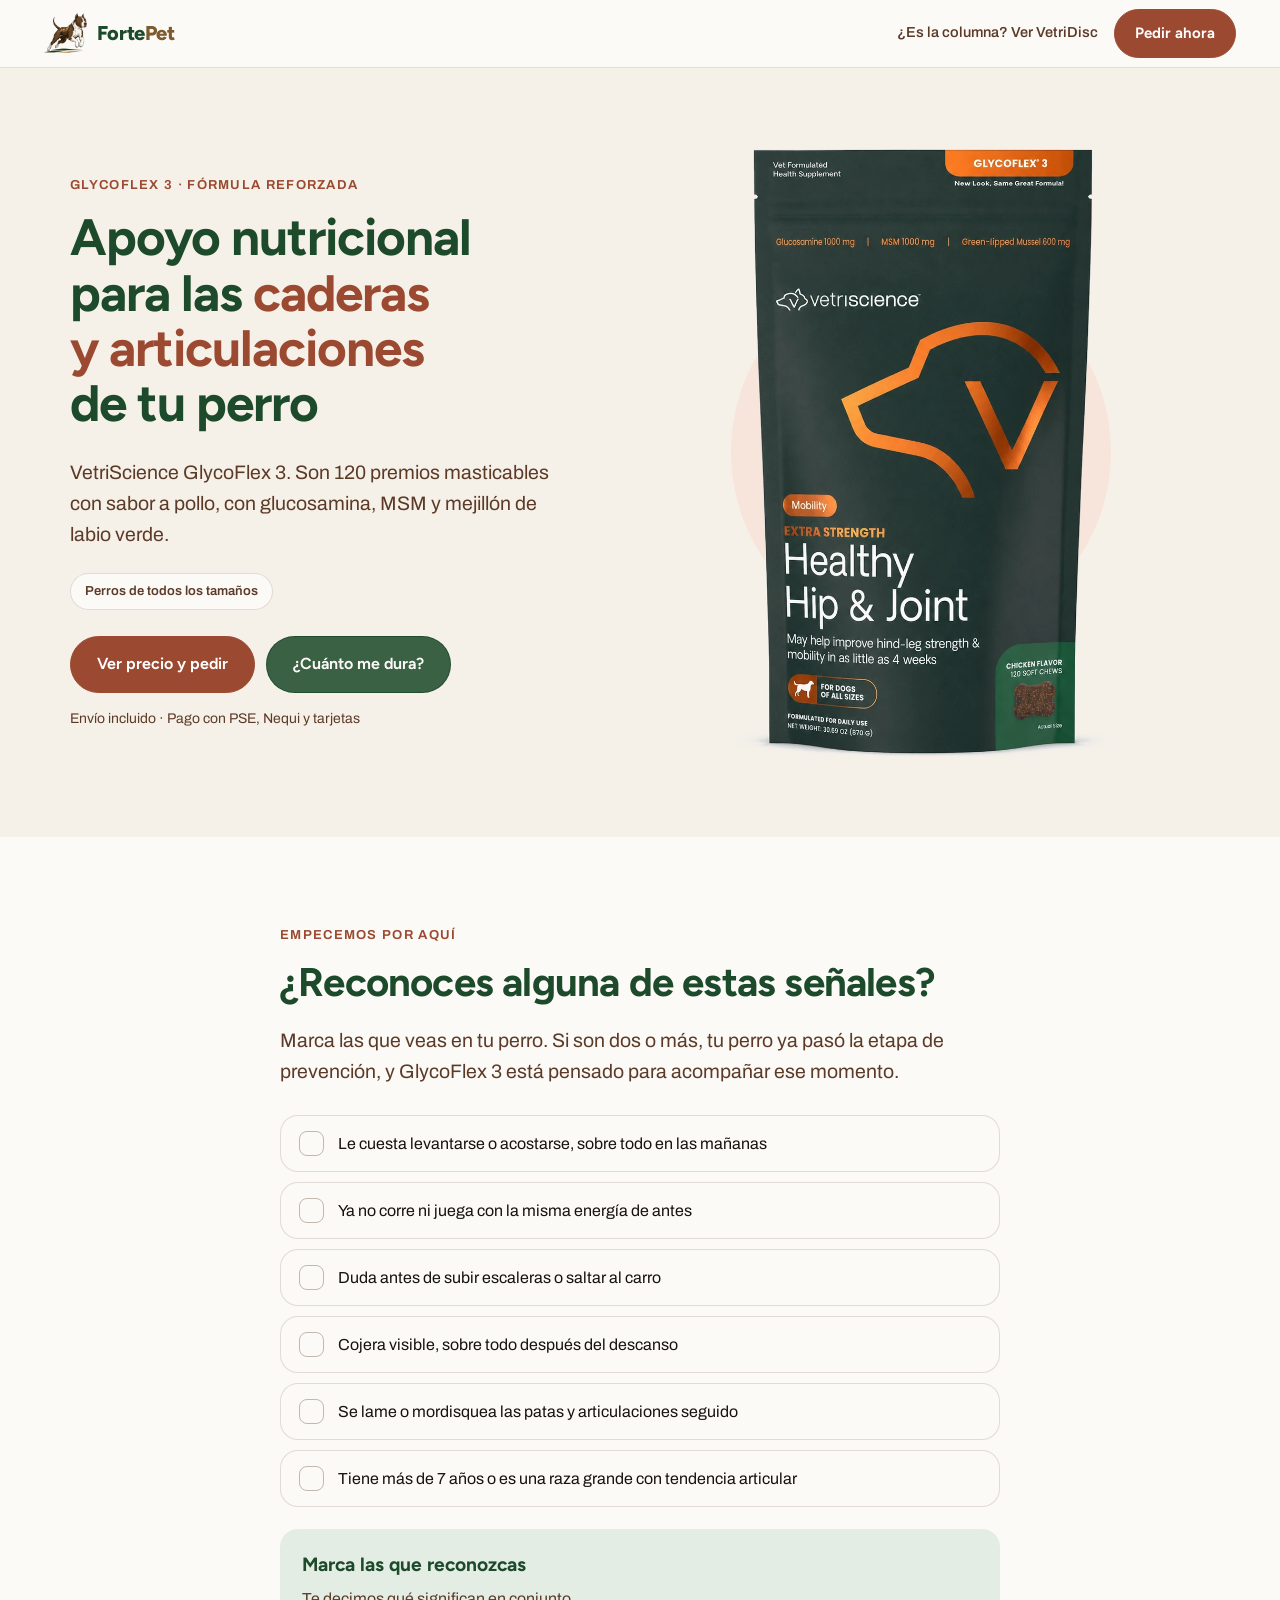
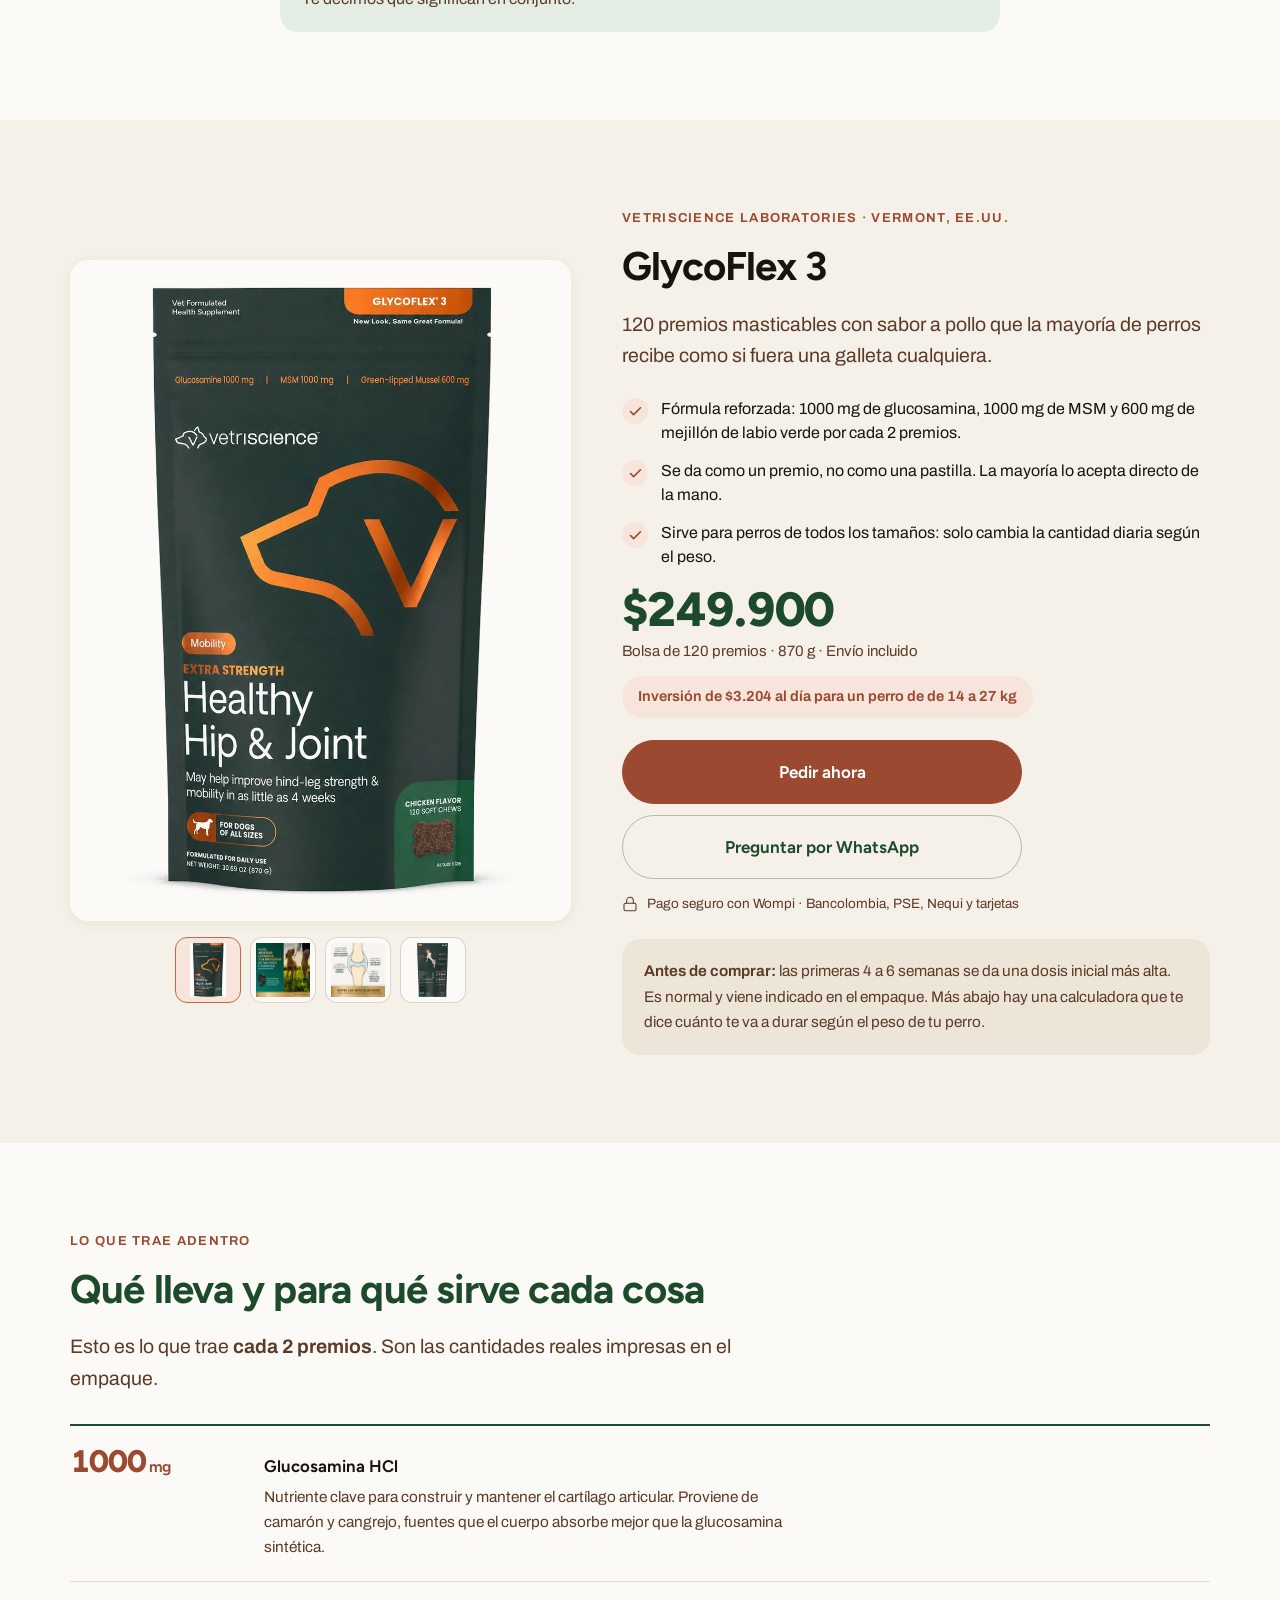
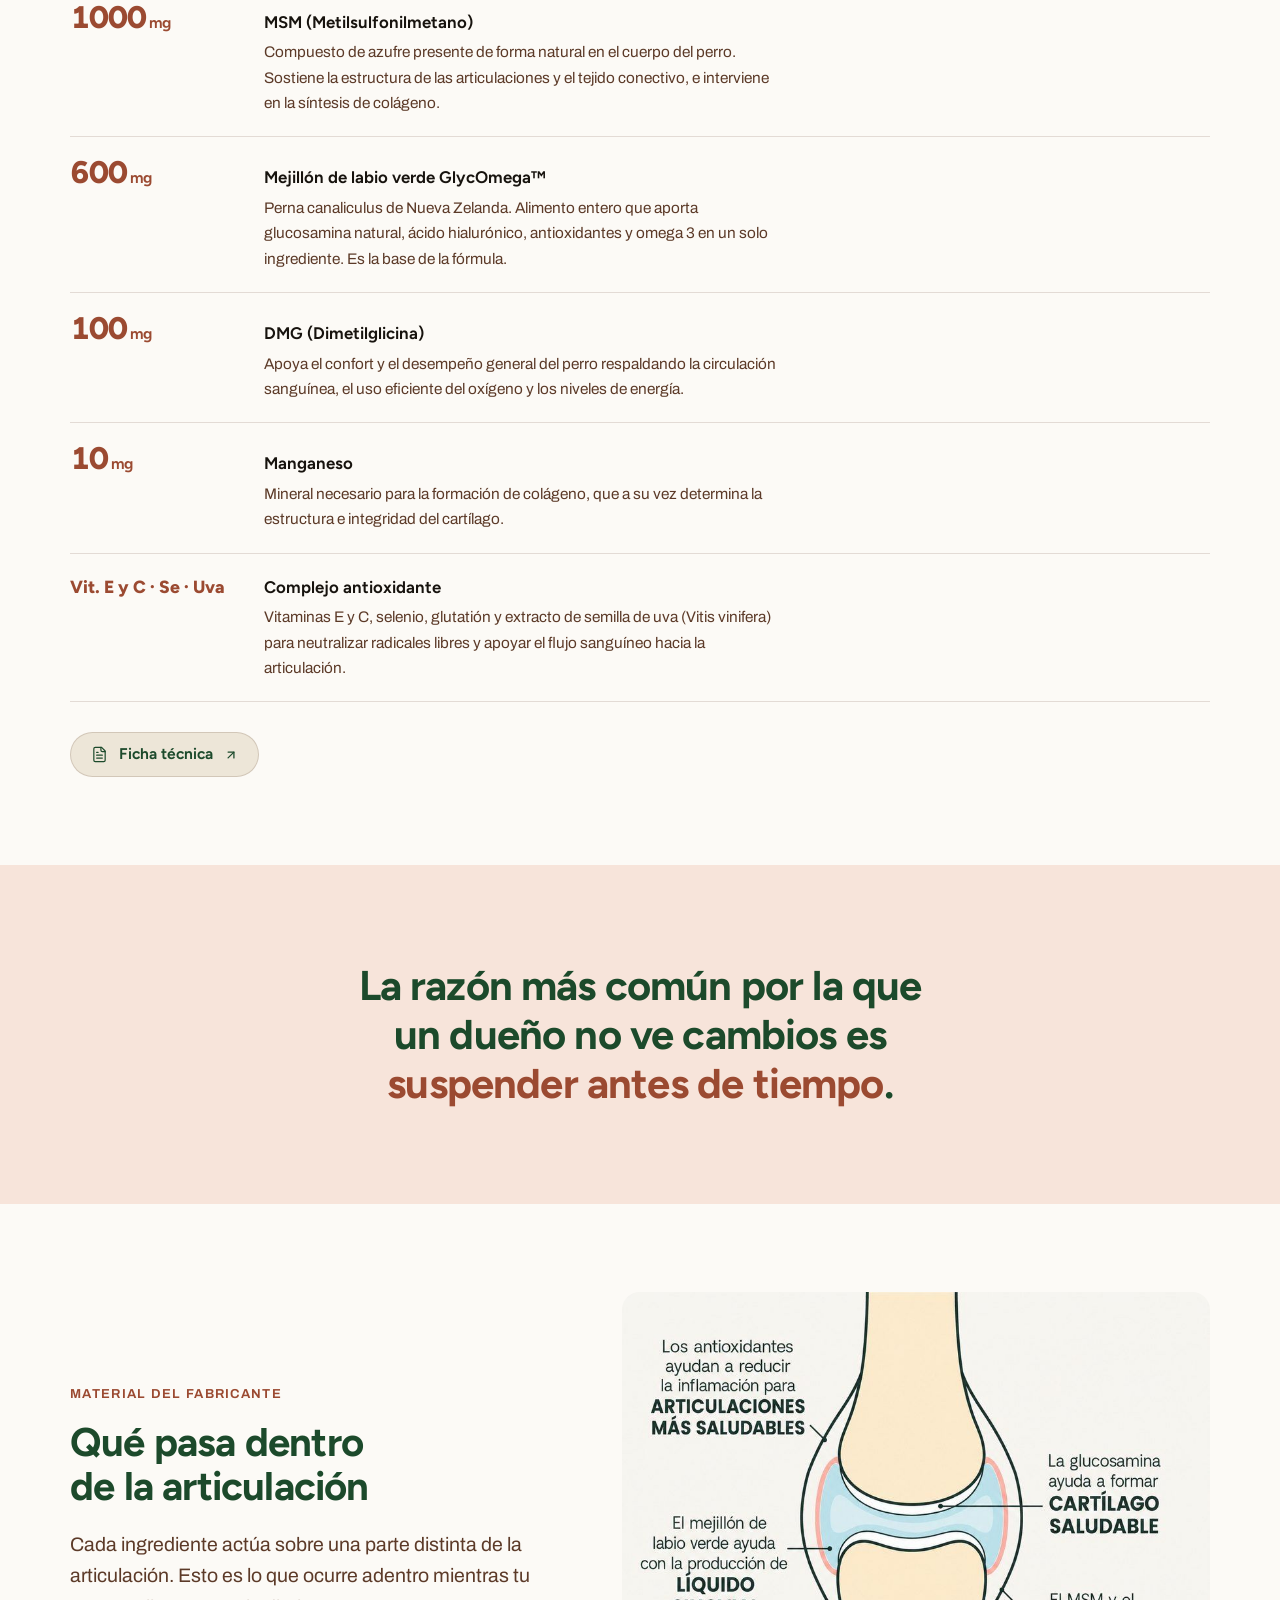
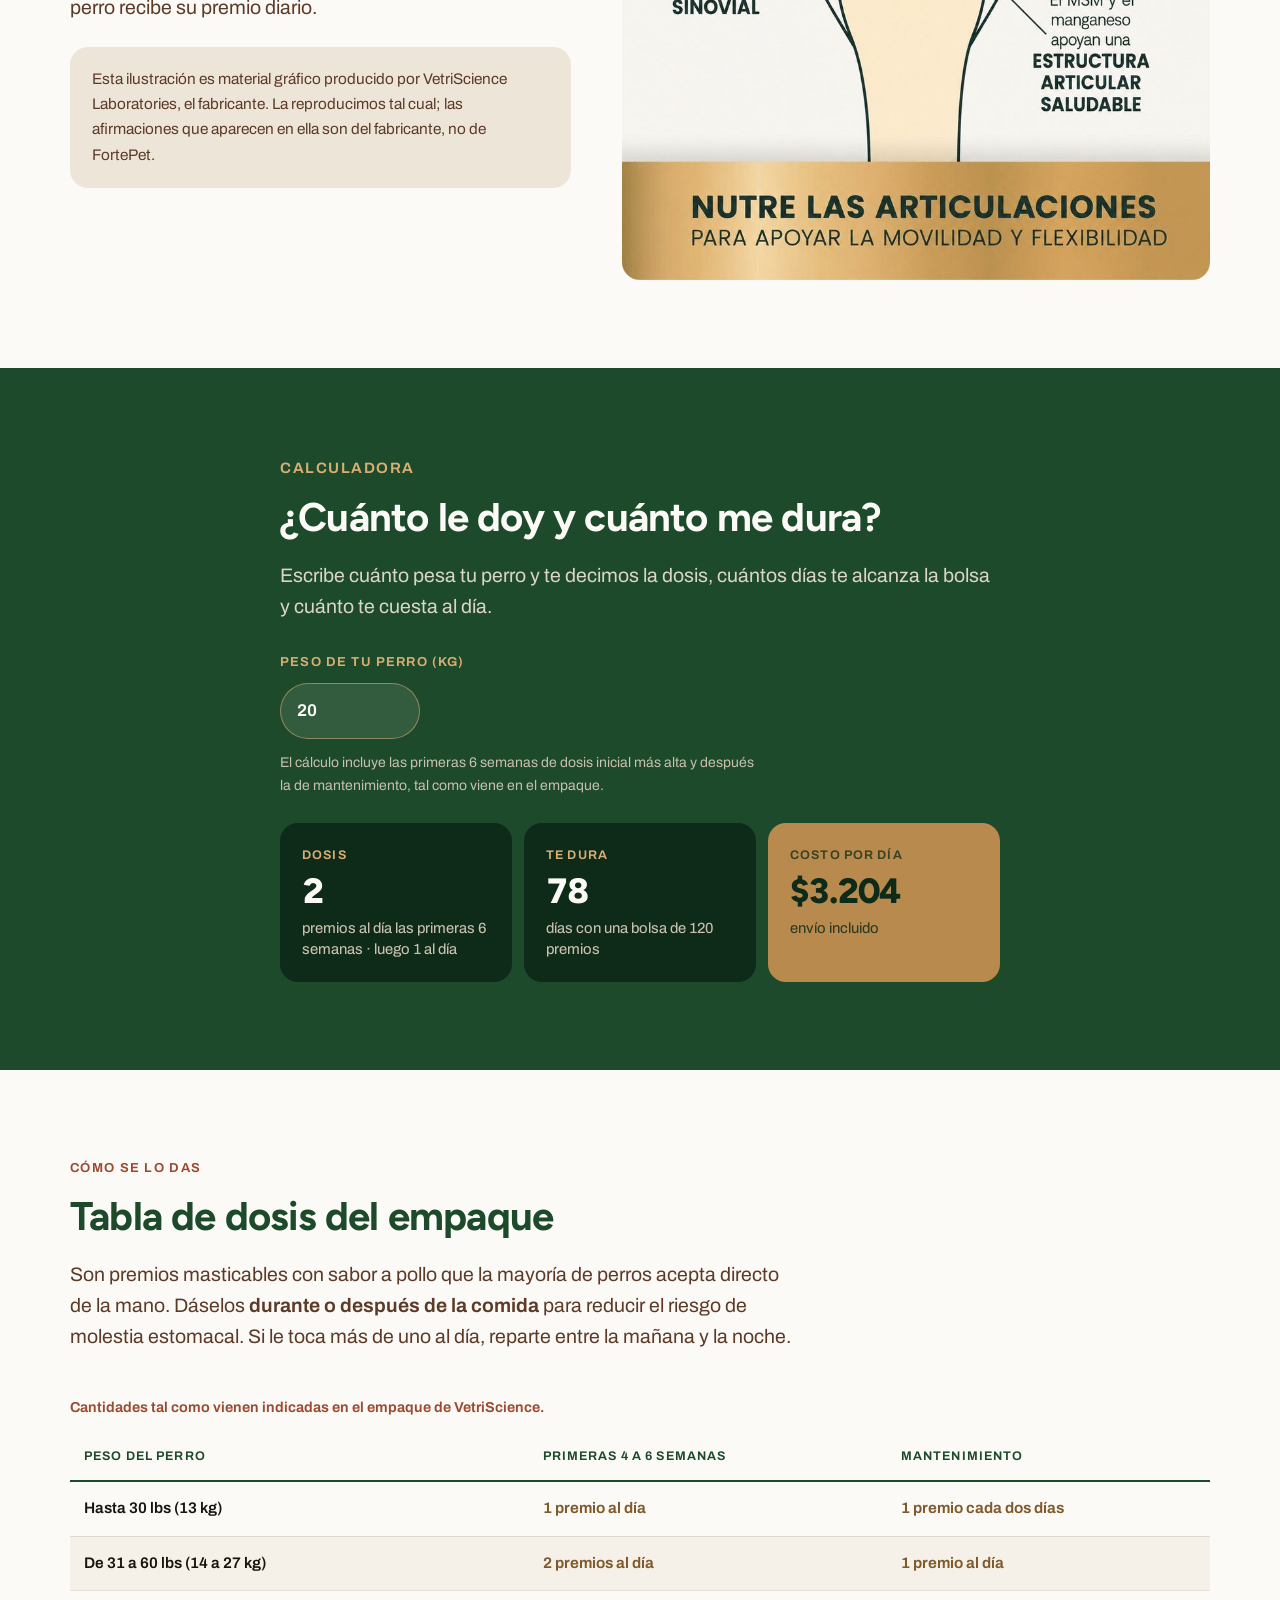
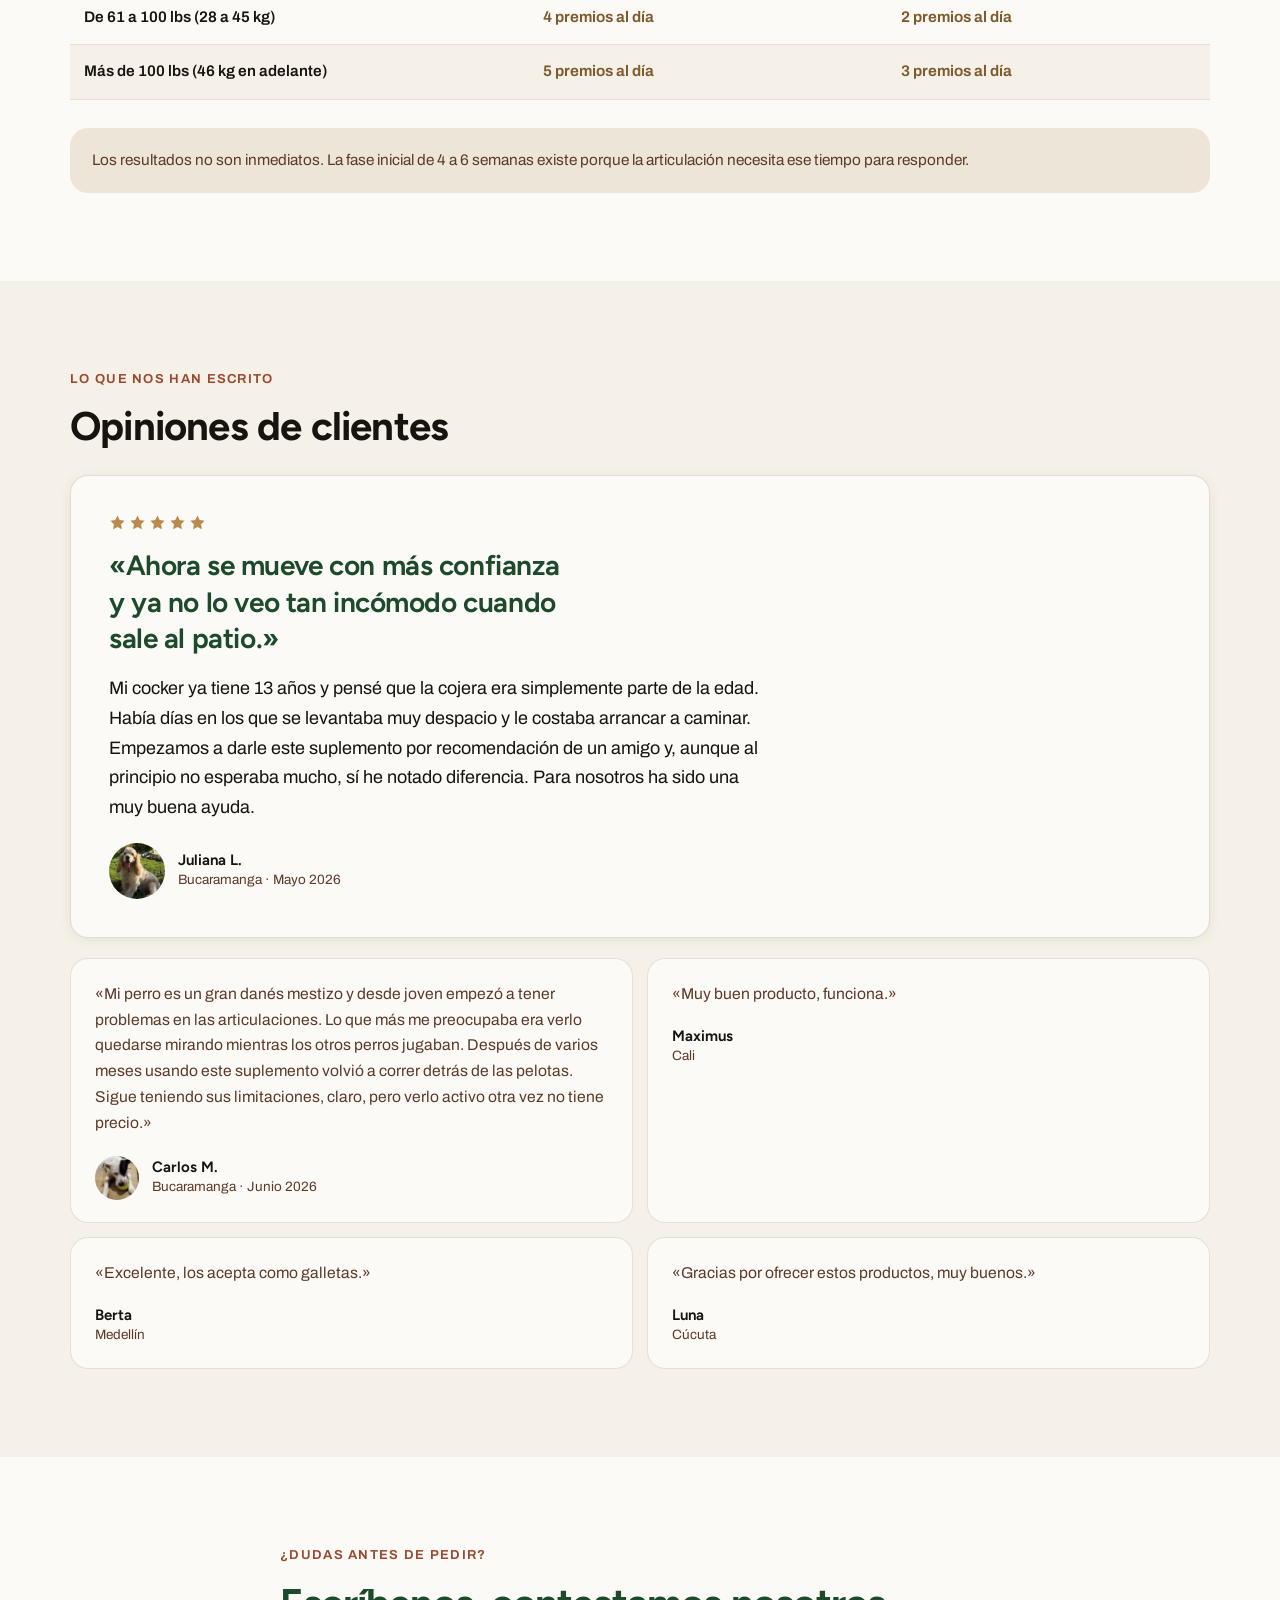
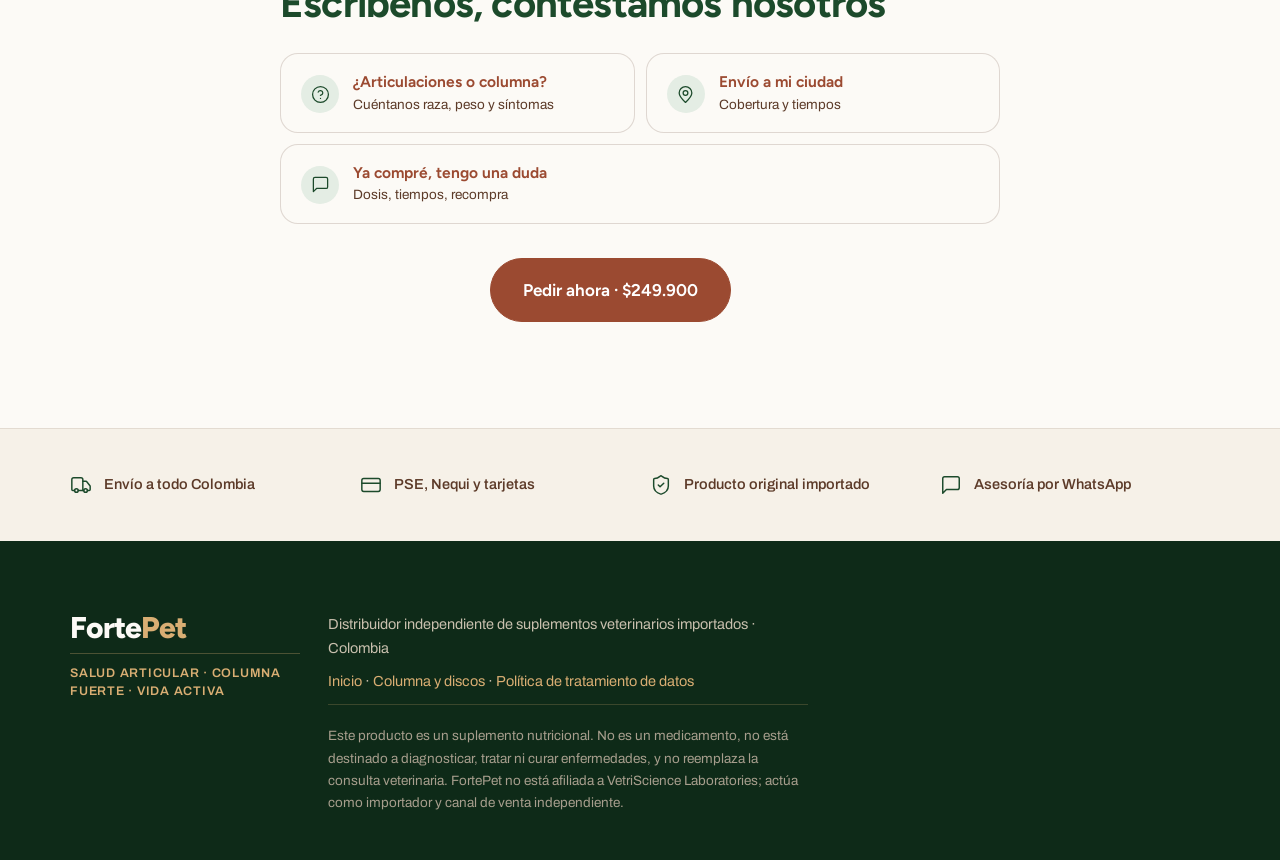
<file: hip-joint.html>
<!DOCTYPE html>
<html lang="es">
<head>
<meta charset="UTF-8">
<meta name="viewport" content="width=device-width, initial-scale=1.0">
<title>FortePet · GlycoFlex 3 · Caderas y articulaciones</title>
<meta name="description" content="GlycoFlex 3 de VetriScience: 120 premios masticables sabor a pollo con 1000 mg de glucosamina, 1000 mg de MSM y 600 mg de mejillon de labio verde por cada 2 premios. Envio a todo Colombia.">
<link rel="icon" href="img/favicon-32.png" type="image/png" sizes="32x32">
<link rel="icon" href="img/favicon.png" type="image/png" sizes="180x180">
<link rel="apple-touch-icon" href="img/apple-touch-icon.png">
<link rel="preconnect" href="https://fonts.googleapis.com">
<link rel="preconnect" href="https://fonts.gstatic.com" crossorigin>
<link href="https://fonts.googleapis.com/css2?family=Archivo:wght@400..700&family=Figtree:wght@500..800&display=swap" rel="stylesheet">
<link rel="stylesheet" href="fortepet.css">
<!-- Open Graph · vista previa al compartir -->
<meta property="og:type" content="website">
<meta property="og:site_name" content="FortePet">
<meta property="og:locale" content="es_CO">
<meta property="og:url" content="https://fortepet.co/hip-joint.html">
<meta property="og:title" content="GlycoFlex 3 · Caderas y articulaciones">
<meta property="og:description" content="120 premios masticables sabor a pollo. Apoyo nutricional para las articulaciones de tu perro. $249.900 con envío incluido, desde $1.262 al día.">
<meta property="og:image" content="https://fortepet.co/img/og-glycoflex.jpg">
<meta property="og:image:secure_url" content="https://fortepet.co/img/og-glycoflex.jpg">
<meta property="og:image:type" content="image/jpeg">
<meta property="og:image:width" content="1200">
<meta property="og:image:height" content="630">
<meta property="og:image:alt" content="GlycoFlex 3 de VetriScience">
<meta name="twitter:card" content="summary_large_image">
<meta name="twitter:title" content="GlycoFlex 3 · Caderas y articulaciones">
<meta name="twitter:description" content="120 premios masticables sabor a pollo. Apoyo nutricional para las articulaciones de tu perro. $249.900 con envío incluido, desde $1.262 al día.">
<meta name="twitter:image" content="https://fortepet.co/img/og-glycoflex.jpg">
<!-- fin Open Graph -->

<!-- Meta Pixel Code -->
<script>
!function(f,b,e,v,n,t,s)
{if(f.fbq)return;n=f.fbq=function(){n.callMethod?
n.callMethod.apply(n,arguments):n.queue.push(arguments)};
if(!f._fbq)f._fbq=n;n.push=n;n.loaded=!0;n.version='2.0';
n.queue=[];t=b.createElement(e);t.async=!0;
t.src=v;s=b.getElementsByTagName(e)[0];
s.parentNode.insertBefore(t,s)}(window, document,'script',
'https://connect.facebook.net/en_US/fbevents.js');
fbq('init', '2484633745364303');
fbq('track', 'PageView');
</script>
<noscript><img height="1" width="1" alt="" style="display:none"
src="https://www.facebook.com/tr?id=2484633745364303&ev=PageView&noscript=1"
/></noscript>
<!-- End Meta Pixel Code -->
</head>
<body class="tiene-cta">

<a class="skip" href="#contenido">Saltar al contenido</a>

<header class="topbar">
  <a class="brand" href="index.html">
    <img src="img/logo-perro.webp" alt="" width="501" height="468">
    <span class="brand-txt">Forte<span>Pet</span></span>
  </a>
  <div class="topbar-right">
    <a class="link" href="vetridisc.html">¿Es la columna? Ver VetriDisc</a>
    <a class="btn btn-terra" style="padding:11px 20px;font-size:15px" href="hip-joint-checkout.html">Pedir ahora</a>
  </div>
</header>

<main id="contenido">

<!-- ============ HERO ============ -->
<section class="hero">
  <div class="hero-grid">
    <div>
      <p class="eyebrow">GlycoFlex 3 · Fórmula reforzada</p>
      <h1>Apoyo nutricional para las <span class="destaca">caderas y articulaciones</span> de tu perro</h1>
      <p class="lead">VetriScience GlycoFlex 3. Son 120 premios masticables con sabor a pollo, con glucosamina, MSM y mejillón de labio verde.</p>
      <ul class="hero-marcas">
        <li>Perros de todos los tamaños</li>
      </ul>
      <div class="hero-cta">
        <a class="btn btn-terra" href="#comprar">Ver precio y pedir</a>
        <a class="btn btn-verde-suave" href="#calculadora">¿Cuánto me dura?</a>
      </div>
      <p class="hero-nota">Envío incluido · Pago con PSE, Nequi y tarjetas</p>
    </div>
    <div class="hero-img">
      <img src="img/glycoflex-pack.webp" alt="Empaque de GlycoFlex 3, 120 premios masticables sabor a pollo" width="400" height="609" fetchpriority="high" style="max-width:min(100%,400px)">
    </div>
  </div>
</section>

<!-- ============ CHECKLIST ============ -->
<section class="band band-blanco">
  <div class="inner-narrow">
    <p class="eyebrow">Empecemos por aquí</p>
    <h2 style="color:var(--verde)">¿Reconoces alguna de estas señales?</h2>
    <p class="lead">Marca las que veas en tu perro. Si son dos o más, tu perro ya pasó la etapa de prevención, y GlycoFlex 3 está pensado para acompañar ese momento.</p>

    <ul class="checklist" id="senales">
      <li><label class="check">
        <input type="checkbox">
        <span class="box"><svg viewBox="0 0 24 24" fill="none" stroke="currentColor" stroke-width="2.6" stroke-linecap="round" stroke-linejoin="round" aria-hidden="true"><path d="M20 6 9 17l-5-5"/></svg></span>
        <span class="txt">Le cuesta levantarse o acostarse, sobre todo en las mañanas</span>
      </label></li>
      <li><label class="check">
        <input type="checkbox">
        <span class="box"><svg viewBox="0 0 24 24" fill="none" stroke="currentColor" stroke-width="2.6" stroke-linecap="round" stroke-linejoin="round" aria-hidden="true"><path d="M20 6 9 17l-5-5"/></svg></span>
        <span class="txt">Ya no corre ni juega con la misma energía de antes</span>
      </label></li>
      <li><label class="check">
        <input type="checkbox">
        <span class="box"><svg viewBox="0 0 24 24" fill="none" stroke="currentColor" stroke-width="2.6" stroke-linecap="round" stroke-linejoin="round" aria-hidden="true"><path d="M20 6 9 17l-5-5"/></svg></span>
        <span class="txt">Duda antes de subir escaleras o saltar al carro</span>
      </label></li>
      <li><label class="check">
        <input type="checkbox">
        <span class="box"><svg viewBox="0 0 24 24" fill="none" stroke="currentColor" stroke-width="2.6" stroke-linecap="round" stroke-linejoin="round" aria-hidden="true"><path d="M20 6 9 17l-5-5"/></svg></span>
        <span class="txt">Cojera visible, sobre todo después del descanso</span>
      </label></li>
      <li><label class="check">
        <input type="checkbox">
        <span class="box"><svg viewBox="0 0 24 24" fill="none" stroke="currentColor" stroke-width="2.6" stroke-linecap="round" stroke-linejoin="round" aria-hidden="true"><path d="M20 6 9 17l-5-5"/></svg></span>
        <span class="txt">Se lame o mordisquea las patas y articulaciones seguido</span>
      </label></li>
      <li><label class="check">
        <input type="checkbox">
        <span class="box"><svg viewBox="0 0 24 24" fill="none" stroke="currentColor" stroke-width="2.6" stroke-linecap="round" stroke-linejoin="round" aria-hidden="true"><path d="M20 6 9 17l-5-5"/></svg></span>
        <span class="txt">Tiene más de 7 años o es una raza grande con tendencia articular</span>
      </label></li>
    </ul>

    <div class="check-result" id="senalesResultado" role="status" aria-live="polite">
      <strong>Marca las que reconozcas</strong>
      Te decimos qué significan en conjunto.
    </div>
  </div>
</section>

<!-- ============ COMPRA ============ -->
<section class="band band-crema" id="comprar">
  <div class="inner">
    <div class="compra">

      <div class="compra-galeria">
        <div class="marco">
          <img id="imgPrincipal" src="img/glycoflex-pack.webp" alt="Empaque de GlycoFlex 3" width="400" height="609" loading="lazy" style="max-width:min(100%,400px)">
        </div>
        <div class="thumbs" role="group" aria-label="Imágenes del producto">
          <button type="button" class="thumb" aria-current="true" data-full="img/glycoflex-pack.webp" data-alt="Empaque de GlycoFlex 3" data-max="400">
            <img src="img/glycoflex-thumb.jpg" alt="Vista del empaque" width="240" height="365" loading="lazy">
          </button>
          <button type="button" class="thumb" aria-current="false" data-full="img/hipjoint-fabricante.jpg" data-alt="Material publicitario de VetriScience sobre GlycoFlex 3" data-max="440">
            <img src="img/hipjoint-thumb-fabricante.jpg" alt="Material del fabricante" width="240" height="240" loading="lazy">
          </button>
          <button type="button" class="thumb" aria-current="false" data-full="img/hipjoint-articulacion.jpg" data-alt="Ilustración de la articulación explicando cómo actúan la glucosamina, el mejillón de labio verde, el MSM y los antioxidantes" data-max="440">
            <img src="img/hipjoint-thumb-articulacion.jpg" alt="Cómo actúa dentro de la articulación" width="240" height="240" loading="lazy">
          </button>
          <button type="button" class="thumb" aria-current="false" data-full="img/glycoflex-reverso.webp" data-alt="Reverso del empaque de GlycoFlex 3 con la tabla Product Facts" data-max="400">
            <img src="img/glycoflex-reverso-thumb.jpg" alt="Etiqueta trasera" width="240" height="416" loading="lazy">
          </button>
        </div>
      </div>

      <div>
        <p class="eyebrow">VetriScience Laboratories · Vermont, EE.UU.</p>
        <h2>GlycoFlex 3</h2>
        <p class="lead">120 premios masticables con sabor a pollo que la mayoría de perros recibe como si fuera una galleta cualquiera.</p>

        <ul class="beneficios">
          <li>
            <span class="tick"><svg viewBox="0 0 24 24" fill="none" stroke="currentColor" stroke-width="2.6" stroke-linecap="round" stroke-linejoin="round" aria-hidden="true"><path d="M20 6 9 17l-5-5"/></svg></span>
            <span>Fórmula reforzada: 1000&nbsp;mg de glucosamina, 1000&nbsp;mg de MSM y 600&nbsp;mg de mejillón de labio verde por cada 2 premios.</span>
          </li>
          <li>
            <span class="tick"><svg viewBox="0 0 24 24" fill="none" stroke="currentColor" stroke-width="2.6" stroke-linecap="round" stroke-linejoin="round" aria-hidden="true"><path d="M20 6 9 17l-5-5"/></svg></span>
            <span>Se da como un premio, no como una pastilla. La mayoría lo acepta directo de la mano.</span>
          </li>
          <li>
            <span class="tick"><svg viewBox="0 0 24 24" fill="none" stroke="currentColor" stroke-width="2.6" stroke-linecap="round" stroke-linejoin="round" aria-hidden="true"><path d="M20 6 9 17l-5-5"/></svg></span>
            <span>Sirve para perros de todos los tamaños: solo cambia la cantidad diaria según el peso.</span>
          </li>
        </ul>

        <p class="precio">$249.900</p>
        <p class="precio-sub">Bolsa de 120 premios · 870 g · Envío incluido</p>
        <p class="precio-dia" id="precioDiaResumen">Inversión desde $1.262 al día para un perro de hasta 13 kg</p>

        <div class="compra-acciones">
          <a class="btn btn-terra btn-lg" href="hip-joint-checkout.html">Pedir ahora</a>
          <a class="btn btn-linea btn-lg" href="https://wa.me/573208755743?text=Hola%2C%20quiero%20pedir%20el%20GlycoFlex%203%20para%20mi%20perro" target="_blank" rel="noopener">Preguntar por WhatsApp</a>
        </div>

        <p class="pago-nota">
          <svg viewBox="0 0 24 24" fill="none" stroke="currentColor" stroke-width="1.6" stroke-linecap="round" stroke-linejoin="round" aria-hidden="true"><rect width="18" height="11" x="3" y="11" rx="2"/><path d="M7 11V7a5 5 0 0 1 10 0v4"/></svg>
          Pago seguro con Wompi · Bancolombia, PSE, Nequi y tarjetas
        </p>

        <div class="aviso">
          <p><strong>Antes de comprar:</strong> las primeras 4 a 6 semanas se da una dosis inicial más alta. Es normal y viene indicado en el empaque. Más abajo hay una calculadora que te dice cuánto te va a durar según el peso de tu perro.</p>
        </div>
      </div>

    </div>
  </div>
</section>

<!-- ============ INGREDIENTES ============ -->
<section class="band band-blanco">
  <div class="inner">
    <p class="eyebrow">Lo que trae adentro</p>
    <h2 style="color:var(--verde)">Qué lleva y para qué sirve cada cosa</h2>
    <p class="lead">Esto es lo que trae <strong>cada 2 premios</strong>. Son las cantidades reales impresas en el empaque.</p>

    <div class="nutri">
      <div class="nutri-row">
        <p class="nutri-qty">1000<small>mg</small></p>
        <div>
          <p class="nutri-name">Glucosamina HCl</p>
          <p class="nutri-desc">Nutriente clave para construir y mantener el cartílago articular. Proviene de camarón y cangrejo, fuentes que el cuerpo absorbe mejor que la glucosamina sintética.</p>
        </div>
      </div>
      <div class="nutri-row">
        <p class="nutri-qty">1000<small>mg</small></p>
        <div>
          <p class="nutri-name">MSM (Metilsulfonilmetano)</p>
          <p class="nutri-desc">Compuesto de azufre presente de forma natural en el cuerpo del perro. Sostiene la estructura de las articulaciones y el tejido conectivo, e interviene en la síntesis de colágeno.</p>
        </div>
      </div>
      <div class="nutri-row">
        <p class="nutri-qty">600<small>mg</small></p>
        <div>
          <p class="nutri-name">Mejillón de labio verde GlycOmega™</p>
          <p class="nutri-desc">Perna canaliculus de Nueva Zelanda. Alimento entero que aporta glucosamina natural, ácido hialurónico, antioxidantes y omega 3 en un solo ingrediente. Es la base de la fórmula.</p>
        </div>
      </div>
      <div class="nutri-row">
        <p class="nutri-qty">100<small>mg</small></p>
        <div>
          <p class="nutri-name">DMG (Dimetilglicina)</p>
          <p class="nutri-desc">Apoya el confort y el desempeño general del perro respaldando la circulación sanguínea, el uso eficiente del oxígeno y los niveles de energía.</p>
        </div>
      </div>
      <div class="nutri-row">
        <p class="nutri-qty">10<small>mg</small></p>
        <div>
          <p class="nutri-name">Manganeso</p>
          <p class="nutri-desc">Mineral necesario para la formación de colágeno, que a su vez determina la estructura e integridad del cartílago.</p>
        </div>
      </div>
      <div class="nutri-row">
        <p class="nutri-qty" style="font-size:1.1rem;letter-spacing:0">Vit. E y C · Se · Uva</p>
        <div>
          <p class="nutri-name">Complejo antioxidante</p>
          <p class="nutri-desc">Vitaminas E y C, selenio, glutatión y extracto de semilla de uva (Vitis vinifera) para neutralizar radicales libres y apoyar el flujo sanguíneo hacia la articulación.</p>
        </div>
      </div>
    </div>

    <p class="ficha-link">
      <a href="img/glycoflex-facts.webp" target="_blank" rel="noopener">
        <svg viewBox="0 0 24 24" fill="none" stroke="currentColor" stroke-width="1.7" stroke-linecap="round" stroke-linejoin="round" aria-hidden="true"><path d="M15 2H6a2 2 0 0 0-2 2v16a2 2 0 0 0 2 2h12a2 2 0 0 0 2-2V7Z"/><path d="M14 2v4a2 2 0 0 0 2 2h4"/><path d="M8 13h8"/><path d="M8 17h8"/><path d="M8 9h2"/></svg>
        <span>Ficha técnica</span>
        <svg class="flecha" viewBox="0 0 24 24" fill="none" stroke="currentColor" stroke-width="2.2" stroke-linecap="round" stroke-linejoin="round" aria-hidden="true"><path d="M7 17 17 7"/><path d="M7 7h10v10"/></svg>
      </a>
    </p>

  </div>
</section>

<!-- ============ FRANJA ============ -->
<section class="franja">
  <p>La razón más común por la que un dueño no ve cambios es <span class="destaca">suspender antes de tiempo</span>.</p>
</section>

<!-- ============ ILUSTRACIÓN ============ -->
<section class="band band-blanco">
  <div class="inner">
    <div class="compra">
      <div>
        <p class="eyebrow">Material del fabricante</p>
        <h2 style="color:var(--verde)">Qué pasa dentro de la articulación</h2>
        <p class="lead">Cada ingrediente actúa sobre una parte distinta de la articulación. Esto es lo que ocurre adentro mientras tu perro recibe su premio diario.</p>
        <div class="aviso">
          <p>Esta ilustración es material gráfico producido por VetriScience Laboratories, el fabricante. La reproducimos tal cual; las afirmaciones que aparecen en ella son del fabricante, no de FortePet.</p>
        </div>
      </div>
      <figure style="margin:0">
        <img src="img/hipjoint-articulacion.jpg" alt="Ilustración de la articulación explicando cómo actúan la glucosamina, el mejillón de labio verde, el MSM y los antioxidantes" width="900" height="900" loading="lazy" style="border-radius:18px">
      </figure>
    </div>
  </div>
</section>

<!-- ============ CALCULADORA ============ -->
<section class="band band-verde on-verde" id="calculadora">
  <div class="inner-narrow">
    <p class="eyebrow" style="font-size:15px">Calculadora</p>
    <h2>¿Cuánto le doy y cuánto me dura?</h2>
    <p class="lead">Escribe cuánto pesa tu perro y te decimos la dosis, cuántos días te alcanza la bolsa y cuánto te cuesta al día.</p>

    <div class="calc">
      <label for="peso">Peso de tu perro (kg)</label>
      <input type="number" id="peso" min="1" max="90" step="1" value="20" inputmode="numeric">
      <p class="calc-hint">El cálculo incluye las primeras 6 semanas de dosis inicial más alta y después la de mantenimiento, tal como viene en el empaque.</p>

      <div class="calc-out">
        <div class="calc-cell">
          <p class="calc-k">Dosis</p>
          <p class="calc-v" id="cDosis">2<small>premios al día las primeras 6 semanas · luego 1 al día</small></p>
        </div>
        <div class="calc-cell">
          <p class="calc-k">Te dura</p>
          <p class="calc-v" id="cDura">78<small>días con una bolsa de 120 premios</small></p>
        </div>
        <div class="calc-cell destacado">
          <p class="calc-k">Costo por día</p>
          <p class="calc-v" id="cDia">$3.204<small>envío incluido</small></p>
        </div>
      </div>
    </div>
  </div>
</section>

<!-- ============ ADMINISTRACIÓN ============ -->
<section class="band band-blanco">
  <div class="inner">
    <p class="eyebrow">Cómo se lo das</p>
    <h2 style="color:var(--verde)">Tabla de dosis del empaque</h2>
    <p class="lead">Son premios masticables con sabor a pollo que la mayoría de perros acepta directo de la mano. Dáselos <strong>durante o después de la comida</strong> para reducir el riesgo de molestia estomacal. Si le toca más de uno al día, reparte entre la mañana y la noche.</p>

    <div class="tabla-wrap">
      <table class="tabla">
        <caption><strong style="color:var(--terra-osc)">Cantidades tal como vienen indicadas en el empaque de VetriScience.</strong></caption>
        <thead>
          <tr><th scope="col">Peso del perro</th><th scope="col">Primeras 4 a 6 semanas</th><th scope="col">Mantenimiento</th></tr>
        </thead>
        <tbody>
          <tr><td>Hasta 30 lbs (13 kg)</td><td class="n">1 premio al día</td><td class="n">1 premio cada dos días</td></tr>
          <tr><td>De 31 a 60 lbs (14 a 27 kg)</td><td class="n">2 premios al día</td><td class="n">1 premio al día</td></tr>
          <tr><td>De 61 a 100 lbs (28 a 45 kg)</td><td class="n">4 premios al día</td><td class="n">2 premios al día</td></tr>
          <tr><td>Más de 100 lbs (46 kg en adelante)</td><td class="n">5 premios al día</td><td class="n">3 premios al día</td></tr>
        </tbody>
      </table>
    </div>

    <div class="aviso" style="margin-top:28px">
      <p>Los resultados no son inmediatos. La fase inicial de 4 a 6 semanas existe porque la articulación necesita ese tiempo para responder.</p>
    </div>
  </div>
</section>

<!-- ============ RESEÑAS ============ -->
<section class="band band-crema">
  <div class="inner">
    <p class="eyebrow">Lo que nos han escrito</p>
    <h2>Opiniones de clientes</h2>

    <div class="resena-destacada" style="margin-top:26px">
      <div class="estrellas" aria-label="5 de 5 estrellas">
        <svg viewBox="0 0 24 24" fill="currentColor" aria-hidden="true"><polygon points="12,2 15.1,8.6 22,9.5 17,14.4 18.2,21.5 12,18.2 5.8,21.5 7,14.4 2,9.5 8.9,8.6"/></svg>
        <svg viewBox="0 0 24 24" fill="currentColor" aria-hidden="true"><polygon points="12,2 15.1,8.6 22,9.5 17,14.4 18.2,21.5 12,18.2 5.8,21.5 7,14.4 2,9.5 8.9,8.6"/></svg>
        <svg viewBox="0 0 24 24" fill="currentColor" aria-hidden="true"><polygon points="12,2 15.1,8.6 22,9.5 17,14.4 18.2,21.5 12,18.2 5.8,21.5 7,14.4 2,9.5 8.9,8.6"/></svg>
        <svg viewBox="0 0 24 24" fill="currentColor" aria-hidden="true"><polygon points="12,2 15.1,8.6 22,9.5 17,14.4 18.2,21.5 12,18.2 5.8,21.5 7,14.4 2,9.5 8.9,8.6"/></svg>
        <svg viewBox="0 0 24 24" fill="currentColor" aria-hidden="true"><polygon points="12,2 15.1,8.6 22,9.5 17,14.4 18.2,21.5 12,18.2 5.8,21.5 7,14.4 2,9.5 8.9,8.6"/></svg>
      </div>
      <blockquote class="resena-cita">«Ahora se mueve con más confianza y ya no lo veo tan incómodo cuando sale al patio.»</blockquote>
      <p>Mi cocker ya tiene 13 años y pensé que la cojera era simplemente parte de la edad. Había días en los que se levantaba muy despacio y le costaba arrancar a caminar. Empezamos a darle este suplemento por recomendación de un amigo y, aunque al principio no esperaba mucho, sí he notado diferencia. Para nosotros ha sido una muy buena ayuda.</p>
      <div class="autor">
        <img src="img/resena-cocker.jpg" alt="Cocker de Juliana" width="56" height="56" loading="lazy">
        <div><div class="n">Juliana L.</div><div class="d">Bucaramanga · Mayo 2026</div></div>
      </div>
    </div>

    <div class="resena-lista">
      <div class="resena-item">
        <p>«Mi perro es un gran danés mestizo y desde joven empezó a tener problemas en las articulaciones. Lo que más me preocupaba era verlo quedarse mirando mientras los otros perros jugaban. Después de varios meses usando este suplemento volvió a correr detrás de las pelotas. Sigue teniendo sus limitaciones, claro, pero verlo activo otra vez no tiene precio.»</p>
        <div class="autor"><img src="img/resena-grandanes.jpg" alt="Gran Danés de Carlos" width="44" height="44" loading="lazy"><div><div class="n">Carlos M.</div><div class="d">Bucaramanga · Junio 2026</div></div></div>
      </div>
      <div class="resena-item">
        <p>«Muy buen producto, funciona.»</p>
        <div class="autor"><div><div class="n">Maximus</div><div class="d">Cali</div></div></div>
      </div>
      <div class="resena-item">
        <p>«Excelente, los acepta como galletas.»</p>
        <div class="autor"><div><div class="n">Berta</div><div class="d">Medellín</div></div></div>
      </div>
      <div class="resena-item">
        <p>«Gracias por ofrecer estos productos, muy buenos.»</p>
        <div class="autor"><div><div class="n">Luna</div><div class="d">Cúcuta</div></div></div>
      </div>
    </div>
  </div>
</section>

<!-- ============ CIERRE + WHATSAPP ============ -->
<section class="band band-blanco">
  <div class="inner-narrow">
    <p class="eyebrow">¿Dudas antes de pedir?</p>
    <h2 style="color:var(--verde)">Escríbenos, contestamos nosotros</h2>
    <div class="wa-router">
            <a class="wa-op" href="https://wa.me/573208755743?text=Hola%2C%20no%20s%C3%A9%20si%20es%20articulaciones%20o%20columna.%20Te%20cuento%20lo%20que%20le%20pasa%20a%20mi%20perro." target="_blank" rel="noopener">
        <span class="ico"><svg viewBox="0 0 24 24" fill="none" stroke="currentColor" stroke-width="1.6" stroke-linecap="round" stroke-linejoin="round" aria-hidden="true"><circle cx="12" cy="12" r="10"/><path d="M9.09 9a3 3 0 0 1 5.83 1c0 2-3 3-3 3"/><path d="M12 17h.01"/></svg></span>
        <span><b>¿Articulaciones o columna?</b><span>Cuéntanos raza, peso y síntomas</span></span>
      </a>
      <a class="wa-op" href="https://wa.me/573208755743?text=Hola%2C%20quiero%20confirmar%20si%20hacen%20env%C3%ADo%20a%20mi%20ciudad" target="_blank" rel="noopener">
        <span class="ico"><svg viewBox="0 0 24 24" fill="none" stroke="currentColor" stroke-width="1.6" stroke-linecap="round" stroke-linejoin="round" aria-hidden="true"><path d="M20 10c0 4.4-8 12-8 12s-8-7.6-8-12a8 8 0 0 1 16 0Z"/><circle cx="12" cy="10" r="3"/></svg></span>
        <span><b>Envío a mi ciudad</b><span>Cobertura y tiempos</span></span>
      </a>
      <a class="wa-op ancho" href="https://wa.me/573208755743?text=Hola%2C%20ya%20compr%C3%A9%20el%20GlycoFlex%203%20y%20tengo%20una%20duda" target="_blank" rel="noopener">
        <span class="ico"><svg viewBox="0 0 24 24" fill="none" stroke="currentColor" stroke-width="1.6" stroke-linecap="round" stroke-linejoin="round" aria-hidden="true"><path d="M21 15a2 2 0 0 1-2 2H7l-4 4V5a2 2 0 0 1 2-2h14a2 2 0 0 1 2 2z"/></svg></span>
        <span><b>Ya compré, tengo una duda</b><span>Dosis, tiempos, recompra</span></span>
      </a>
    </div>

    <p class="centro" style="margin-top:34px">
      <a class="btn btn-terra btn-lg" href="hip-joint-checkout.html">Pedir ahora · $249.900</a>
    </p>
  </div>
</section>

<!-- ============ CONFIANZA ============ -->
<section class="confianza">
  <ul>
    <li><svg viewBox="0 0 24 24" fill="none" stroke="currentColor" stroke-width="1.6" stroke-linecap="round" stroke-linejoin="round" aria-hidden="true"><path d="M14 18V6a2 2 0 0 0-2-2H4a2 2 0 0 0-2 2v11a1 1 0 0 0 1 1h2"/><path d="M15 18H9"/><path d="M19 18h2a1 1 0 0 0 1-1v-3.65a1 1 0 0 0-.22-.62l-3.48-4.35A1 1 0 0 0 17.52 8H14"/><circle cx="17" cy="18" r="2"/><circle cx="7" cy="18" r="2"/></svg>Envío a todo Colombia</li>
    <li><svg viewBox="0 0 24 24" fill="none" stroke="currentColor" stroke-width="1.6" stroke-linecap="round" stroke-linejoin="round" aria-hidden="true"><rect width="20" height="14" x="2" y="5" rx="2"/><path d="M2 10h20"/></svg>PSE, Nequi y tarjetas</li>
    <li><svg viewBox="0 0 24 24" fill="none" stroke="currentColor" stroke-width="1.6" stroke-linecap="round" stroke-linejoin="round" aria-hidden="true"><path d="M20 13c0 5-3.5 7.5-7.7 8.9a1 1 0 0 1-.6 0C7.5 20.5 4 18 4 13V6a1 1 0 0 1 1-1c2 0 4.5-1.2 6.2-2.7a1 1 0 0 1 1.5 0C14.5 3.8 17 5 19 5a1 1 0 0 1 1 1z"/><path d="m9 12 2 2 4-4"/></svg>Producto original importado</li>
    <li><svg viewBox="0 0 24 24" fill="none" stroke="currentColor" stroke-width="1.6" stroke-linecap="round" stroke-linejoin="round" aria-hidden="true"><path d="M21 15a2 2 0 0 1-2 2H7l-4 4V5a2 2 0 0 1 2-2h14a2 2 0 0 1 2 2z"/></svg>Asesoría por WhatsApp</li>
  </ul>
</section>

</main>

<footer class="pie">
  <div class="pie-inner">
    <div class="pie-marca">
      <span class="pie-nombre">Forte<span>Pet</span></span>
      <span class="pie-tag">Salud articular · Columna fuerte · Vida activa</span>
    </div>
    <div>
      <p>Distribuidor independiente de suplementos veterinarios importados · Colombia</p>
      <p><a href="index.html">Inicio</a> · <a href="vetridisc.html">Columna y discos</a> · <a href="politica-datos.html">Política de tratamiento de datos</a></p>
      <p class="pie-legal">Este producto es un suplemento nutricional. No es un medicamento, no está destinado a diagnosticar, tratar ni curar enfermedades, y no reemplaza la consulta veterinaria. FortePet no está afiliada a VetriScience Laboratories; actúa como importador y canal de venta independiente.</p>
    </div>
  </div>
</footer>

<div class="cta-movil">
  <span class="p">$249.900</span>
  <a class="btn btn-terra" href="hip-joint-checkout.html">Pedir ahora</a>
</div>

<script>
document.querySelectorAll('.thumb').forEach(function(b){
  b.addEventListener('click', function(){
    document.querySelectorAll('.thumb').forEach(function(x){ x.setAttribute('aria-current','false'); });
    b.setAttribute('aria-current','true');
    var main = document.getElementById('imgPrincipal');
    main.src = b.dataset.full;
    main.alt = b.dataset.alt;
    main.style.maxWidth = 'min(100%,' + b.dataset.max + 'px)';
  });
});

(function(){
  var boxes = document.querySelectorAll('#senales input[type=checkbox]');
  var out = document.getElementById('senalesResultado');
  function pintar(){
    var n = 0;
    boxes.forEach(function(b){ if(b.checked) n++; });
    var t, s;
    if(n === 0){
      t = 'Marca las que reconozcas';
      s = 'Te decimos qué significan en conjunto.';
    } else if(n === 1){
      t = 'Marcaste 1 de 6';
      s = 'Una sola señal puede ser cansancio o molestia puntual. Te recomendamos hacerle seguimiento para ver si sus molestias perduran.';
    } else if(n <= 3){
      t = 'Marcaste ' + n + ' de 6';
      s = 'Dos o más señales indican que tu perro ya pasó la etapa de prevención. GlycoFlex 3 está pensado para ese momento.';
    } else {
      t = 'Marcaste ' + n + ' de 6';
      s = 'Son varias señales a la vez. Además del apoyo nutricional, esto amerita una revisión veterinaria, el suplemento no sustituye un diagnóstico.';
    }
    out.innerHTML = '<strong></strong>';
    out.querySelector('strong').textContent = t;
    out.appendChild(document.createTextNode(s));
  }
  boxes.forEach(function(b){ b.addEventListener('change', pintar); });
  pintar();
})();

(function(){
  var PRECIO = 249900, UNIDADES = 120, DIAS_INICIAL = 42;
  var TRAMOS = [
    { max: 13, ini: 1, man: 0.5, texto: 'hasta 13 kg' },
    { max: 27, ini: 2, man: 1,   texto: 'de 14 a 27 kg' },
    { max: 45, ini: 4, man: 2,   texto: 'de 28 a 45 kg' },
    { max: 999,ini: 5, man: 3,   texto: 'más de 45 kg' }
  ];
  var input = document.getElementById('peso');
  var elDosis = document.getElementById('cDosis');
  var elDura  = document.getElementById('cDura');
  var elDia   = document.getElementById('cDia');
  var elRes   = document.getElementById('precioDiaResumen');

  function cop(n){ return '$' + Math.round(n).toLocaleString('es-CO'); }
  function set(el, valor, nota){
    el.innerHTML = '';
    el.appendChild(document.createTextNode(valor));
    var s = document.createElement('small');
    s.textContent = nota;
    el.appendChild(s);
  }

  function calcular(){
    var kg = parseFloat(input.value);
    if(isNaN(kg) || kg < 1){ return; }
    var t = TRAMOS.find(function(x){ return kg <= x.max; });
    var usados = t.ini * DIAS_INICIAL;
    var dias = usados >= UNIDADES ? UNIDADES / t.ini : DIAS_INICIAL + (UNIDADES - usados) / t.man;
    dias = Math.floor(dias);
    var porDia = PRECIO / dias;
    var mant = t.man === 0.5 ? '1 cada dos días' : t.man + ' al día';
    set(elDosis, t.ini, (t.ini === 1 ? 'premio' : 'premios') + ' al día las primeras 6 semanas · luego ' + mant);
    set(elDura, dias, 'días con una bolsa de 120 premios');
    set(elDia, cop(porDia), 'envío incluido');
    elRes.textContent = 'Inversión de ' + cop(porDia) + ' al día para un perro de ' + t.texto;
  }
  input.addEventListener('input', calcular);
  calcular();
})();
</script>

</body>
</html>
</file>
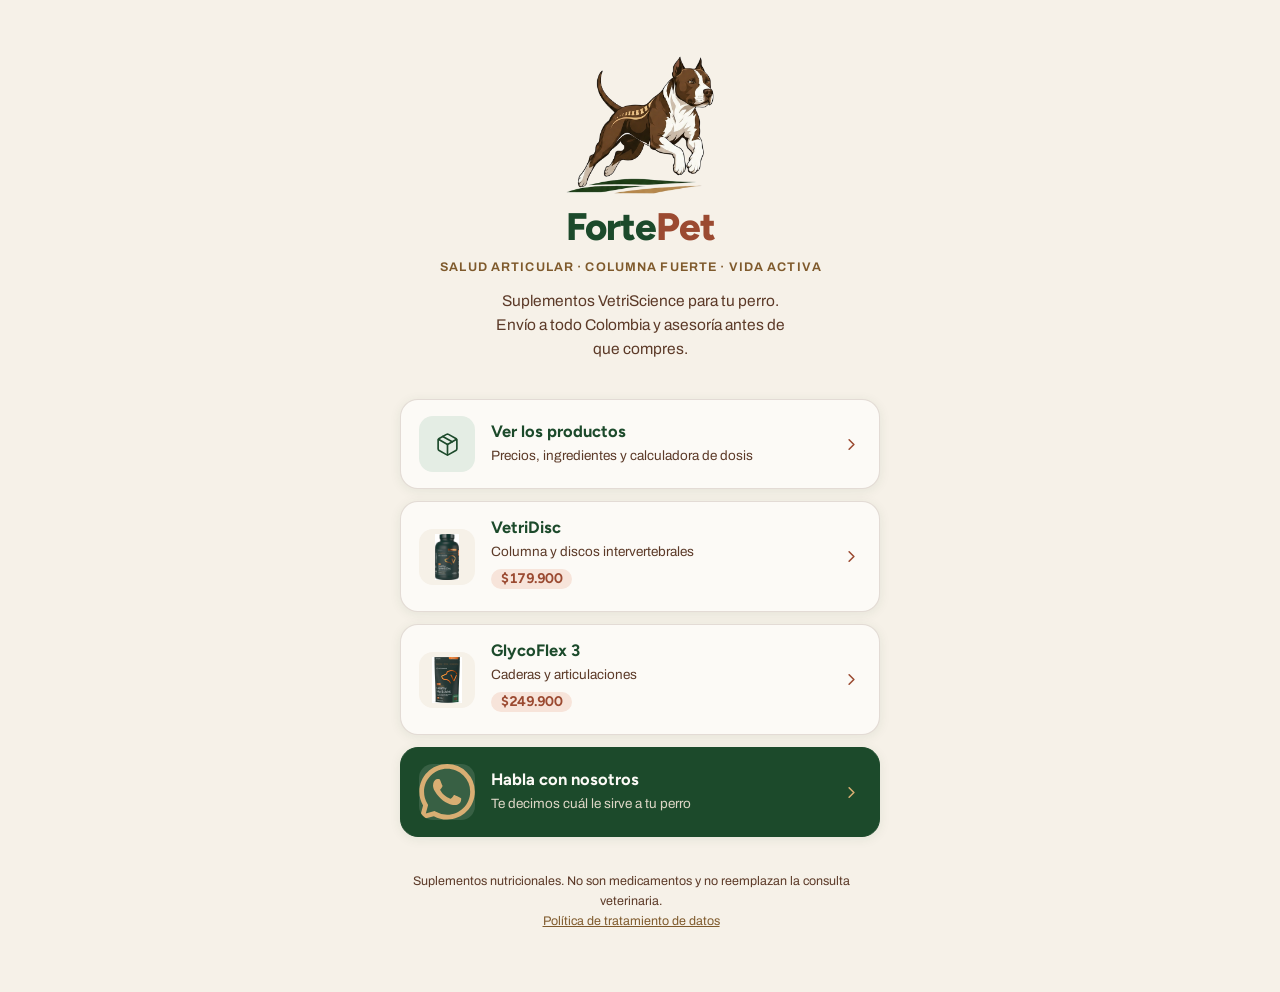
<file: links.html>
<!DOCTYPE html>
<html lang="es">
<head>
<meta charset="UTF-8">
<meta name="viewport" content="width=device-width, initial-scale=1.0">
<title>FortePet · Enlaces</title>
<meta name="description" content="Suplementos VetriScience para articulaciones y columna de perros. Envío a todo Colombia y asesoría por WhatsApp.">
<link rel="icon" href="img/favicon-32.png" type="image/png" sizes="32x32">
<link rel="icon" href="img/favicon.png" type="image/png" sizes="180x180">
<link rel="apple-touch-icon" href="img/apple-touch-icon.png">
<link rel="preconnect" href="https://fonts.googleapis.com">
<link rel="preconnect" href="https://fonts.gstatic.com" crossorigin>
<link href="https://fonts.googleapis.com/css2?family=Archivo:wght@400..700&family=Figtree:wght@500..800&display=swap" rel="stylesheet">
<link rel="stylesheet" href="fortepet.css">
<!-- Open Graph · vista previa al compartir -->
<meta property="og:type" content="website">
<meta property="og:site_name" content="FortePet">
<meta property="og:locale" content="es_CO">
<meta property="og:url" content="https://fortepet.co/links.html">
<meta property="og:title" content="FortePet · Enlaces">
<meta property="og:description" content="Suplementos VetriScience para perros en Colombia. Caderas, articulaciones, columna y discos.">
<meta property="og:image" content="https://fortepet.co/img/og-fortepet.jpg">
<meta property="og:image:secure_url" content="https://fortepet.co/img/og-fortepet.jpg">
<meta property="og:image:type" content="image/jpeg">
<meta property="og:image:width" content="1200">
<meta property="og:image:height" content="630">
<meta property="og:image:alt" content="FortePet · suplementos VetriScience para perros">
<meta name="twitter:card" content="summary_large_image">
<meta name="twitter:title" content="FortePet · Enlaces">
<meta name="twitter:description" content="Suplementos VetriScience para perros en Colombia. Caderas, articulaciones, columna y discos.">
<meta name="twitter:image" content="https://fortepet.co/img/og-fortepet.jpg">
<!-- fin Open Graph -->

<!-- Meta Pixel Code -->
<script>
!function(f,b,e,v,n,t,s)
{if(f.fbq)return;n=f.fbq=function(){n.callMethod?
n.callMethod.apply(n,arguments):n.queue.push(arguments)};
if(!f._fbq)f._fbq=n;n.push=n;n.loaded=!0;n.version='2.0';
n.queue=[];t=b.createElement(e);t.async=!0;
t.src=v;s=b.getElementsByTagName(e)[0];
s.parentNode.insertBefore(t,s)}(window, document,'script',
'https://connect.facebook.net/en_US/fbevents.js');
fbq('init', '2484633745364303');
fbq('track', 'PageView');
</script>
<noscript><img height="1" width="1" alt="" style="display:none"
src="https://www.facebook.com/tr?id=2484633745364303&ev=PageView&noscript=1"
/></noscript>
<!-- End Meta Pixel Code -->
<style>
  body{ background:var(--crema) }
  .bio{ max-width:520px; margin:0 auto; padding:clamp(32px,7vw,56px) 20px 48px }
  .bio-cab{ text-align:center; margin-bottom:clamp(26px,5vw,38px) }
  .bio-cab img{ width:clamp(112px,26vw,148px); margin:0 auto 14px }
  .bio-nombre{
    font-family:var(--titulo); font-weight:800;
    font-size:clamp(1.9rem,6vw,2.4rem); letter-spacing:-0.03em; line-height:1;
    color:var(--verde); margin:0 0 10px;
  }
  .bio-nombre span{ color:var(--terra-osc) }
  .bio-tag{
    font-size:12.5px; font-weight:650; letter-spacing:.09em; text-transform:uppercase;
    color:var(--oro-osc); margin:0 0 12px;
  }
  .bio-desc{ font-size:15.5px; color:var(--marron); margin:0 auto; max-width:34ch; line-height:1.55 }

  .enlaces{ display:grid; gap:12px }
  .enlace{
    display:flex; align-items:center; gap:16px;
    background:var(--blanco); border:1px solid rgba(92,58,40,.16);
    border-radius:var(--r-lg); padding:16px 18px;
    text-decoration:none; color:inherit;
    box-shadow:var(--sombra);
    transition:border-color .16s, transform .16s;
  }
  .enlace:active{ transform:scale(.985) }
  .enlace:hover{ border-color:var(--terra) }
  .enlace:focus-visible{ outline:3px solid var(--terra); outline-offset:3px }
  .enlace .fig{
    flex:0 0 auto; width:56px; height:56px; border-radius:14px;
    background:var(--crema); display:grid; place-items:center; overflow:hidden;
  }
  .enlace .fig img{ max-height:46px; width:auto }
  .enlace .fig.ico{ background:var(--verde-suave) }
  .enlace .fig.ico svg{ width:25px; height:25px; color:var(--verde) }
  .enlace .fig.wa{ background:#E3F0E8 }
  .enlace .fig.wa svg{ width:25px; height:25px; color:#1F6B3F }
  .enlace .txt{ flex:1; min-width:0 }
  .enlace b{ display:block; font-family:var(--titulo); font-weight:700; font-size:16.5px; line-height:1.2; color:var(--verde) }
  .enlace small{ display:block; font-size:13.5px; color:var(--marron); margin-top:3px }
  .enlace .precio{
    display:inline-block; margin-top:6px; font-variant-numeric:tabular-nums;
    font-family:var(--titulo); font-weight:700; font-size:14px;
    background:var(--terra-suave); color:var(--terra-osc);
    border-radius:var(--pill); padding:3px 10px;
  }
  .enlace .flecha{ flex:0 0 auto; color:var(--terra-osc) }
  .enlace .flecha svg{ width:19px; height:19px; display:block }
  .enlace.destacado{ background:var(--verde); border-color:var(--verde) }
  .enlace.destacado b{ color:var(--blanco) }
  .enlace.destacado small{ color:#DDD6C6 }
  .enlace.destacado .flecha{ color:var(--oro-luz) }
  .enlace.destacado .fig{ background:rgba(252,250,246,.12) }
  .enlace.destacado .fig svg{ color:var(--oro-luz) }

  .bio-pie{ margin-top:34px; text-align:center; font-size:12.5px; color:var(--marron); line-height:1.6 }
  .bio-pie a{ color:var(--oro-osc) }
</style>
</head>
<body>

<main class="bio">

  <header class="bio-cab">
    <img src="img/logo-perro.webp" alt="FortePet" width="148" height="138">
    <p class="bio-nombre">Forte<span>Pet</span></p>
    <p class="bio-tag">Salud articular · Columna fuerte · Vida activa</p>
    <p class="bio-desc">Suplementos VetriScience para tu perro. Envío a todo Colombia y asesoría antes de que compres.</p>
  </header>

  <nav class="enlaces" aria-label="Enlaces de FortePet">

    <a class="enlace" href="index.html#productos">
      <span class="fig ico">
        <svg viewBox="0 0 24 24" fill="none" stroke="currentColor" stroke-width="1.6" stroke-linecap="round" stroke-linejoin="round" aria-hidden="true"><path d="m7.5 4.27 9 5.15"/><path d="M21 8a2 2 0 0 0-1-1.73l-7-4a2 2 0 0 0-2 0l-7 4A2 2 0 0 0 3 8v8a2 2 0 0 0 1 1.73l7 4a2 2 0 0 0 2 0l7-4A2 2 0 0 0 21 16Z"/><path d="m3.3 7 8.7 5 8.7-5"/><path d="M12 22V12"/></svg>
      </span>
      <span class="txt">
        <b>Ver los productos</b>
        <small>Precios, ingredientes y calculadora de dosis</small>
      </span>
      <span class="flecha"><svg viewBox="0 0 24 24" fill="none" stroke="currentColor" stroke-width="2" stroke-linecap="round" stroke-linejoin="round" aria-hidden="true"><path d="m9 18 6-6-6-6"/></svg></span>
    </a>

    <a class="enlace" href="vetridisc.html">
      <span class="fig"><img src="img/vetridisc-thumb.jpg" alt="" width="240" height="462"></span>
      <span class="txt">
        <b>VetriDisc</b>
        <small>Columna y discos intervertebrales</small>
        <span class="precio">$179.900</span>
      </span>
      <span class="flecha"><svg viewBox="0 0 24 24" fill="none" stroke="currentColor" stroke-width="2" stroke-linecap="round" stroke-linejoin="round" aria-hidden="true"><path d="m9 18 6-6-6-6"/></svg></span>
    </a>

    <a class="enlace" href="hip-joint.html">
      <span class="fig"><img src="img/glycoflex-thumb.jpg" alt="" width="240" height="365"></span>
      <span class="txt">
        <b>GlycoFlex 3</b>
        <small>Caderas y articulaciones</small>
        <span class="precio">$249.900</span>
      </span>
      <span class="flecha"><svg viewBox="0 0 24 24" fill="none" stroke="currentColor" stroke-width="2" stroke-linecap="round" stroke-linejoin="round" aria-hidden="true"><path d="m9 18 6-6-6-6"/></svg></span>
    </a>

    <a class="enlace destacado" href="https://wa.me/573208755743?text=Hola%2C%20vengo%20de%20Instagram%20y%20quiero%20saber%20cu%C3%A1l%20suplemento%20le%20sirve%20a%20mi%20perro" target="_blank" rel="noopener">
      <span class="fig">
        <svg viewBox="0 0 24 24" fill="currentColor" aria-hidden="true"><path d="M17.472 14.382c-.297-.149-1.758-.867-2.03-.967-.273-.099-.471-.148-.67.15-.197.297-.767.966-.94 1.164-.173.199-.347.223-.644.075-.297-.15-1.255-.463-2.39-1.475-.883-.788-1.48-1.761-1.653-2.059-.173-.297-.018-.458.13-.606.134-.133.298-.347.446-.52.149-.174.198-.298.298-.497.099-.198.05-.371-.025-.52-.075-.149-.669-1.612-.916-2.207-.242-.579-.487-.5-.669-.51-.173-.008-.371-.01-.57-.01-.198 0-.52.074-.792.372-.272.297-1.04 1.016-1.04 2.479 0 1.462 1.065 2.875 1.213 3.074.149.198 2.096 3.2 5.077 4.487.709.306 1.262.489 1.694.625.712.227 1.36.195 1.871.118.571-.085 1.758-.719 2.006-1.413.248-.694.248-1.289.173-1.413-.074-.124-.272-.198-.57-.347m-5.421 7.403h-.004a9.87 9.87 0 0 1-5.031-1.378l-.361-.214-3.741.982.998-3.648-.235-.374a9.86 9.86 0 0 1-1.51-5.26c.001-5.45 4.436-9.884 9.888-9.884 2.64 0 5.122 1.03 6.988 2.898a9.825 9.825 0 0 1 2.893 6.994c-.003 5.45-4.437 9.884-9.885 9.884m8.413-18.297A11.815 11.815 0 0 0 12.05 0C5.495 0 .16 5.335.157 11.892c0 2.096.547 4.142 1.588 5.945L.057 24l6.305-1.654a11.882 11.882 0 0 0 5.683 1.448h.005c6.554 0 11.89-5.335 11.893-11.893a11.821 11.821 0 0 0-3.48-8.413z"/></svg>
      </span>
      <span class="txt">
        <b>Habla con nosotros</b>
        <small>Te decimos cuál le sirve a tu perro</small>
      </span>
      <span class="flecha"><svg viewBox="0 0 24 24" fill="none" stroke="currentColor" stroke-width="2" stroke-linecap="round" stroke-linejoin="round" aria-hidden="true"><path d="m9 18 6-6-6-6"/></svg></span>
    </a>

  </nav>

  <p class="bio-pie">
    Suplementos nutricionales. No son medicamentos y no reemplazan la consulta veterinaria.<br>
    <a href="politica-datos.html">Política de tratamiento de datos</a>
  </p>

</main>

<script>
document.querySelectorAll('.enlace').forEach(function(a){
  a.addEventListener('click', function(){
    if (typeof fbq === 'function') {
      var n = a.querySelector('b') ? a.querySelector('b').textContent : 'enlace';
      fbq('trackCustom', 'ClicBio', { enlace: n });
    }
  });
});
</script>

</body>
</html>
</file>
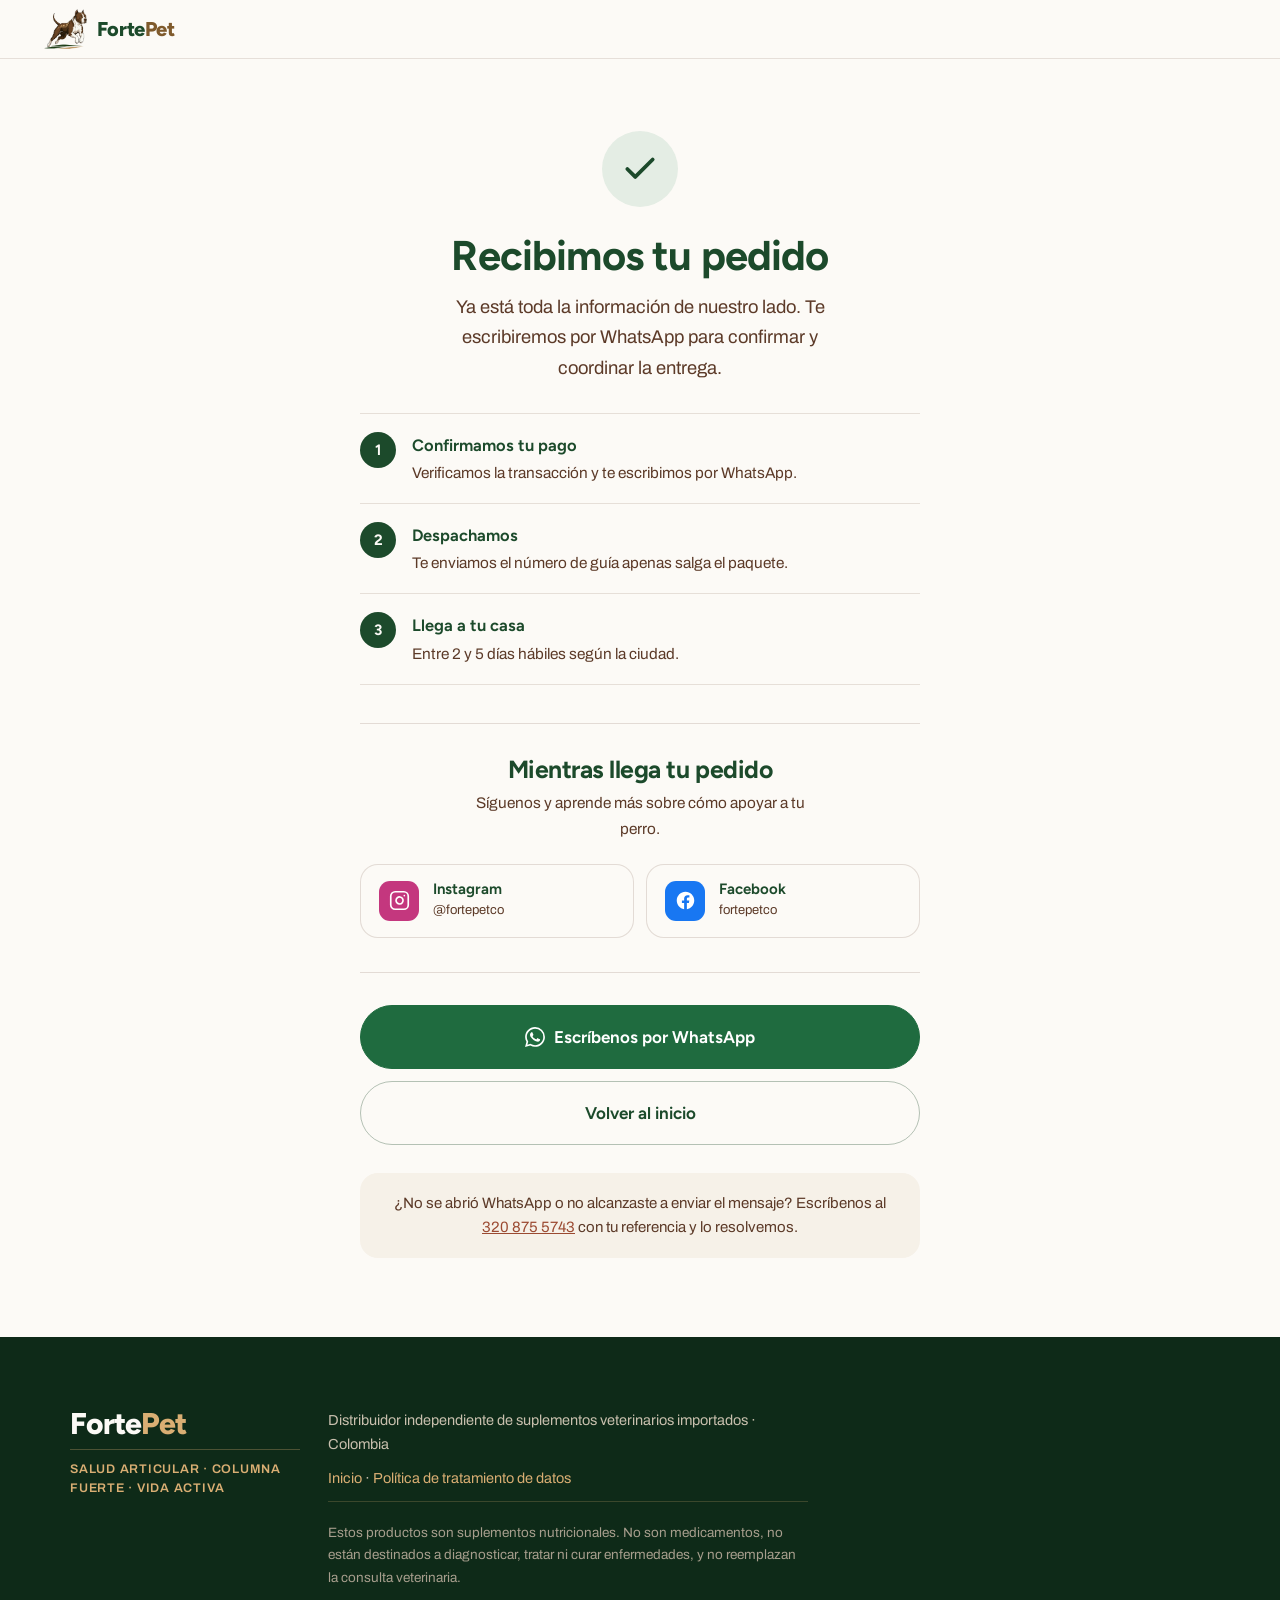
<file: pedido-listo.html>
<!DOCTYPE html>
<html lang="es">
<head>
<meta charset="UTF-8">
<meta name="viewport" content="width=device-width, initial-scale=1.0">
<title>FortePet · Pedido recibido</title>
<meta name="robots" content="noindex">
<link rel="icon" href="img/favicon-32.png" type="image/png" sizes="32x32">
<link rel="icon" href="img/favicon.png" type="image/png" sizes="180x180">
<link rel="apple-touch-icon" href="img/apple-touch-icon.png">
<link rel="preconnect" href="https://fonts.googleapis.com">
<link rel="preconnect" href="https://fonts.gstatic.com" crossorigin>
<link href="https://fonts.googleapis.com/css2?family=Archivo:wght@400..700&family=Figtree:wght@500..800&display=swap" rel="stylesheet">
<link rel="stylesheet" href="fortepet.css">
<!-- Open Graph · vista previa al compartir -->
<meta property="og:type" content="website">
<meta property="og:site_name" content="FortePet">
<meta property="og:locale" content="es_CO">
<meta property="og:url" content="https://fortepet.co/pedido-listo.html">
<meta property="og:title" content="Pedido recibido · FortePet">
<meta property="og:description" content="Gracias por tu compra. Te escribimos por WhatsApp para coordinar la entrega.">
<meta property="og:image" content="https://fortepet.co/img/og-fortepet.jpg">
<meta property="og:image:secure_url" content="https://fortepet.co/img/og-fortepet.jpg">
<meta property="og:image:type" content="image/jpeg">
<meta property="og:image:width" content="1200">
<meta property="og:image:height" content="630">
<meta property="og:image:alt" content="FortePet · suplementos VetriScience para perros">
<meta name="twitter:card" content="summary_large_image">
<meta name="twitter:title" content="Pedido recibido · FortePet">
<meta name="twitter:description" content="Gracias por tu compra. Te escribimos por WhatsApp para coordinar la entrega.">
<meta name="twitter:image" content="https://fortepet.co/img/og-fortepet.jpg">
<!-- fin Open Graph -->

<!-- Meta Pixel Code -->
<script>
!function(f,b,e,v,n,t,s)
{if(f.fbq)return;n=f.fbq=function(){n.callMethod?
n.callMethod.apply(n,arguments):n.queue.push(arguments)};
if(!f._fbq)f._fbq=n;n.push=n;n.loaded=!0;n.version='2.0';
n.queue=[];t=b.createElement(e);t.async=!0;
t.src=v;s=b.getElementsByTagName(e)[0];
s.parentNode.insertBefore(t,s)}(window, document,'script',
'https://connect.facebook.net/en_US/fbevents.js');
fbq('init', '2484633745364303');
fbq('track', 'PageView');
fbq('trackCustom', 'PedidoFinalizado');
</script>
<noscript><img height="1" width="1" alt="" style="display:none"
src="https://www.facebook.com/tr?id=2484633745364303&ev=PageView&noscript=1"
/></noscript>
<!-- End Meta Pixel Code -->
<style>
  .listo{ max-width:600px; margin:0 auto; padding:clamp(40px,8vw,72px) 20px 64px }
  .listo-ico{
    width:76px; height:76px; border-radius:50%; background:var(--verde-suave);
    display:grid; place-items:center; margin:0 auto 26px;
  }
  .listo-ico svg{ width:38px; height:38px; color:var(--verde) }
  .listo h1{ text-align:center; color:var(--verde); font-size:clamp(1.9rem,5.5vw,2.6rem); margin-bottom:14px }
  .listo-sub{ text-align:center; font-size:clamp(1.02rem,2vw,1.15rem); color:var(--marron); margin:0 auto 30px; max-width:38ch }
  .listo-ref{
    text-align:center; background:var(--terra-suave); border-radius:var(--r-lg);
    padding:16px 20px; margin-bottom:34px;
  }
  .listo-ref span{ display:block; font-size:12px; font-weight:650; letter-spacing:.1em; text-transform:uppercase; color:var(--terra-osc); margin-bottom:6px }
  .listo-ref b{ font-family:var(--titulo); font-weight:800; font-size:1.3rem; letter-spacing:-0.01em; color:var(--verde); font-variant-numeric:tabular-nums }

  .pasos{ list-style:none; padding:0; margin:0 0 34px; counter-reset:p }
  .pasos li{
    display:grid; grid-template-columns:36px 1fr; gap:16px; align-items:start;
    padding:18px 0; border-bottom:1px solid rgba(92,58,40,.14);
  }
  .pasos li:first-child{ border-top:1px solid rgba(92,58,40,.14) }
  .pasos li::before{
    counter-increment:p; content:counter(p);
    width:36px; height:36px; border-radius:50%;
    background:var(--verde); color:var(--blanco);
    font-family:var(--titulo); font-weight:700; font-size:15px;
    display:grid; place-items:center;
  }
  .pasos b{ display:block; font-family:var(--titulo); font-weight:650; font-size:1.03rem; color:var(--verde); margin-bottom:3px }
  .pasos span{ display:block; font-size:.96rem; color:var(--marron); line-height:1.5 }

  .listo-acciones{ display:grid; gap:12px; margin-bottom:28px }
  .bloque-sep{ margin-top:34px; padding-top:32px; border-top:1px solid rgba(92,58,40,.16) }
  .listo-aviso{
    background:var(--crema); border-radius:var(--r-lg); padding:18px 20px;
    font-size:.94rem; color:var(--marron); text-align:center;
  }
  .listo-aviso a{ color:var(--terra-osc) }

  .listo-redes{ margin-top:38px; padding-top:32px; border-top:1px solid rgba(92,58,40,.16) }
  .listo-redes h2{
    text-align:center; font-size:clamp(1.25rem,3vw,1.55rem);
    color:var(--verde); margin-bottom:8px;
  }
  .listo-redes p{ text-align:center; font-size:.96rem; color:var(--marron); margin:0 auto 22px; max-width:40ch }
  .redes{ display:grid; gap:12px }
  @media(min-width:520px){ .redes{ grid-template-columns:1fr 1fr } }
  .red{
    display:flex; align-items:center; gap:14px;
    background:var(--blanco); border:1px solid rgba(92,58,40,.16);
    border-radius:var(--r-lg); padding:15px 18px;
    text-decoration:none; color:inherit; transition:border-color .16s, transform .16s;
  }
  .red:hover{ border-color:var(--terra); transform:translateY(-1px) }
  .red:active{ transform:scale(.985) }
  .red:focus-visible{ outline:3px solid var(--terra); outline-offset:3px }
  .red .marca{ flex:0 0 auto; width:40px; height:40px; border-radius:11px; display:grid; place-items:center }
  .red .marca svg{ width:21px; height:21px; color:#fff }
  .red.ig .marca{ background:#C4377E }
  .red.fb .marca{ background:#1877F2 }
  .red b{ display:block; font-family:var(--titulo); font-weight:650; font-size:15px; line-height:1.2; color:var(--verde) }
  .red small{ display:block; font-size:13px; color:var(--marron); margin-top:2px }
</style>
</head>
<body>

<header class="topbar">
  <a class="brand" href="index.html">
    <img src="img/logo-perro.webp" alt="" width="501" height="468">
    <span class="brand-txt">Forte<span>Pet</span></span>
  </a>
</header>

<main class="listo">

  <div class="listo-ico">
    <svg viewBox="0 0 24 24" fill="none" stroke="currentColor" stroke-width="2.4" stroke-linecap="round" stroke-linejoin="round" aria-hidden="true"><path d="M20 6 9 17l-5-5"/></svg>
  </div>

  <h1>Recibimos tu pedido</h1>
  <p class="listo-sub">Ya está toda la información de nuestro lado. Te escribiremos por WhatsApp para confirmar y coordinar la entrega.</p>

  <div class="listo-ref" id="bloqueRef" style="display:none">
    <span>Referencia de tu pedido</span>
    <b id="ref"></b>
  </div>

  <ol class="pasos">
    <li>
      <div>
        <b>Confirmamos tu pago</b>
        <span>Verificamos la transacción y te escribimos por WhatsApp.</span>
      </div>
    </li>
    <li>
      <div>
        <b>Despachamos</b>
        <span>Te enviamos el número de guía apenas salga el paquete.</span>
      </div>
    </li>
    <li>
      <div>
        <b>Llega a tu casa</b>
        <span>Entre 2 y 5 días hábiles según la ciudad.</span>
      </div>
    </li>
  </ol>

  <section class="listo-redes">
    <h2>Mientras llega tu pedido</h2>
    <p>Síguenos y aprende más sobre cómo apoyar a tu perro.</p>

    <div class="redes">
      <a class="red ig" href="https://www.instagram.com/fortepetco/" target="_blank" rel="noopener">
        <span class="marca">
          <svg viewBox="0 0 24 24" fill="none" stroke="currentColor" stroke-width="1.9" stroke-linecap="round" stroke-linejoin="round" aria-hidden="true"><rect width="20" height="20" x="2" y="2" rx="5"/><path d="M16 11.37A4 4 0 1 1 12.63 8 4 4 0 0 1 16 11.37"/><line x1="17.5" x2="17.51" y1="6.5" y2="6.5"/></svg>
        </span>
        <span>
          <b>Instagram</b>
          <small>@fortepetco</small>
        </span>
      </a>

      <a class="red fb" href="https://www.facebook.com/fortepetco/" target="_blank" rel="noopener">
        <span class="marca">
          <svg viewBox="0 0 24 24" fill="currentColor" aria-hidden="true"><path d="M22 12.06C22 6.5 17.52 2 12 2S2 6.5 2 12.06c0 5.02 3.66 9.18 8.44 9.94v-7.03H7.9v-2.91h2.54V9.85c0-2.52 1.49-3.91 3.77-3.91 1.09 0 2.24.2 2.24.2v2.46h-1.26c-1.24 0-1.63.78-1.63 1.57v1.89h2.78l-.45 2.91h-2.33V22c4.78-.76 8.44-4.92 8.44-9.94"/></svg>
        </span>
        <span>
          <b>Facebook</b>
          <small>fortepetco</small>
        </span>
      </a>
    </div>
  </section>

  <div class="listo-acciones bloque-sep">
    <a class="btn btn-wa btn-lg" id="waLink" href="https://wa.me/573208755743?text=Hola%2C%20acabo%20de%20hacer%20un%20pedido%20en%20la%20p%C3%A1gina" target="_blank" rel="noopener">
      <svg width="20" height="20" viewBox="0 0 24 24" fill="currentColor" aria-hidden="true"><path d="M17.472 14.382c-.297-.149-1.758-.867-2.03-.967-.273-.099-.471-.148-.67.15-.197.297-.767.966-.94 1.164-.173.199-.347.223-.644.075-.297-.15-1.255-.463-2.39-1.475-.883-.788-1.48-1.761-1.653-2.059-.173-.297-.018-.458.13-.606.134-.133.298-.347.446-.52.149-.174.198-.298.298-.497.099-.198.05-.371-.025-.52-.075-.149-.669-1.612-.916-2.207-.242-.579-.487-.5-.669-.51-.173-.008-.371-.01-.57-.01-.198 0-.52.074-.792.372-.272.297-1.04 1.016-1.04 2.479 0 1.462 1.065 2.875 1.213 3.074.149.198 2.096 3.2 5.077 4.487.709.306 1.262.489 1.694.625.712.227 1.36.195 1.871.118.571-.085 1.758-.719 2.006-1.413.248-.694.248-1.289.173-1.413-.074-.124-.272-.198-.57-.347m-5.421 7.403h-.004a9.87 9.87 0 0 1-5.031-1.378l-.361-.214-3.741.982.998-3.648-.235-.374a9.86 9.86 0 0 1-1.51-5.26c.001-5.45 4.436-9.884 9.888-9.884 2.64 0 5.122 1.03 6.988 2.898a9.825 9.825 0 0 1 2.893 6.994c-.003 5.45-4.437 9.884-9.885 9.884m8.413-18.297A11.815 11.815 0 0 0 12.05 0C5.495 0 .16 5.335.157 11.892c0 2.096.547 4.142 1.588 5.945L.057 24l6.305-1.654a11.882 11.882 0 0 0 5.683 1.448h.005c6.554 0 11.89-5.335 11.893-11.893a11.821 11.821 0 0 0-3.48-8.413z"/></svg>
      Escríbenos por WhatsApp
    </a>
    <a class="btn btn-linea btn-lg" href="index.html">Volver al inicio</a>
  </div>

  <p class="listo-aviso">
    ¿No se abrió WhatsApp o no alcanzaste a enviar el mensaje? Escríbenos al
    <a href="https://wa.me/573208755743" target="_blank" rel="noopener">320 875 5743</a>
    con tu referencia y lo resolvemos.
  </p>

</main>

<footer class="pie">
  <div class="pie-inner">
    <div class="pie-marca">
      <span class="pie-nombre">Forte<span>Pet</span></span>
      <span class="pie-tag">Salud articular · Columna fuerte · Vida activa</span>
    </div>
    <div>
      <p>Distribuidor independiente de suplementos veterinarios importados · Colombia</p>
      <p><a href="index.html">Inicio</a> · <a href="politica-datos.html">Política de tratamiento de datos</a></p>
      <p class="pie-legal">Estos productos son suplementos nutricionales. No son medicamentos, no están destinados a diagnosticar, tratar ni curar enfermedades, y no reemplazan la consulta veterinaria.</p>
    </div>
  </div>
</footer>

<script>
(function(){
  var ref = sessionStorage.getItem('fortepet_ref_final');
  if (ref) {
    document.getElementById('ref').textContent = ref;
    document.getElementById('bloqueRef').style.display = 'block';
    var wa = document.getElementById('waLink');
    wa.href = 'https://wa.me/573208755743?text=' +
      encodeURIComponent('Hola, acabo de hacer un pedido en la página. Mi referencia es ' + ref);
  }
  document.querySelectorAll('.red').forEach(function (a) {
    a.addEventListener('click', function () {
      if (typeof fbq === 'function') {
        fbq('trackCustom', 'ClicRedSocial', { red: a.classList.contains('ig') ? 'Instagram' : 'Facebook' });
      }
    });
  });
})();
</script>

</body>
</html>
</file>
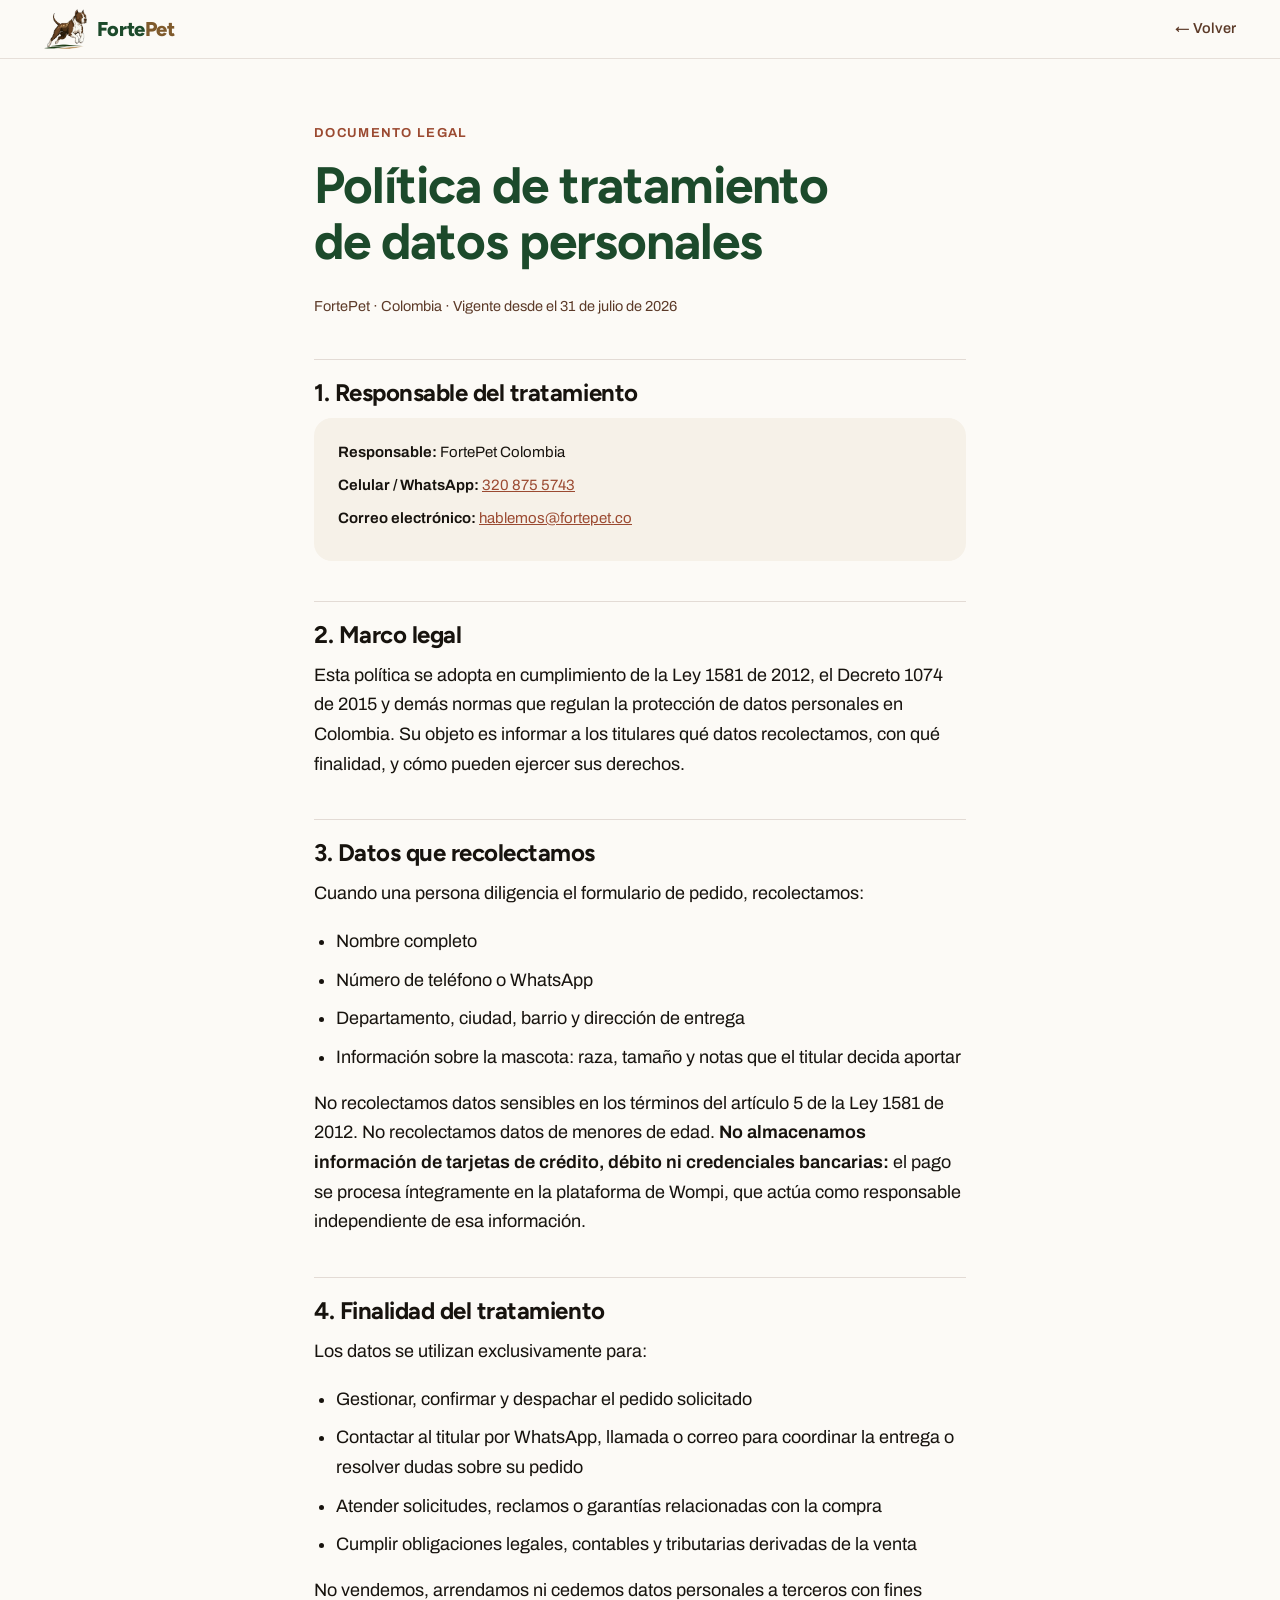
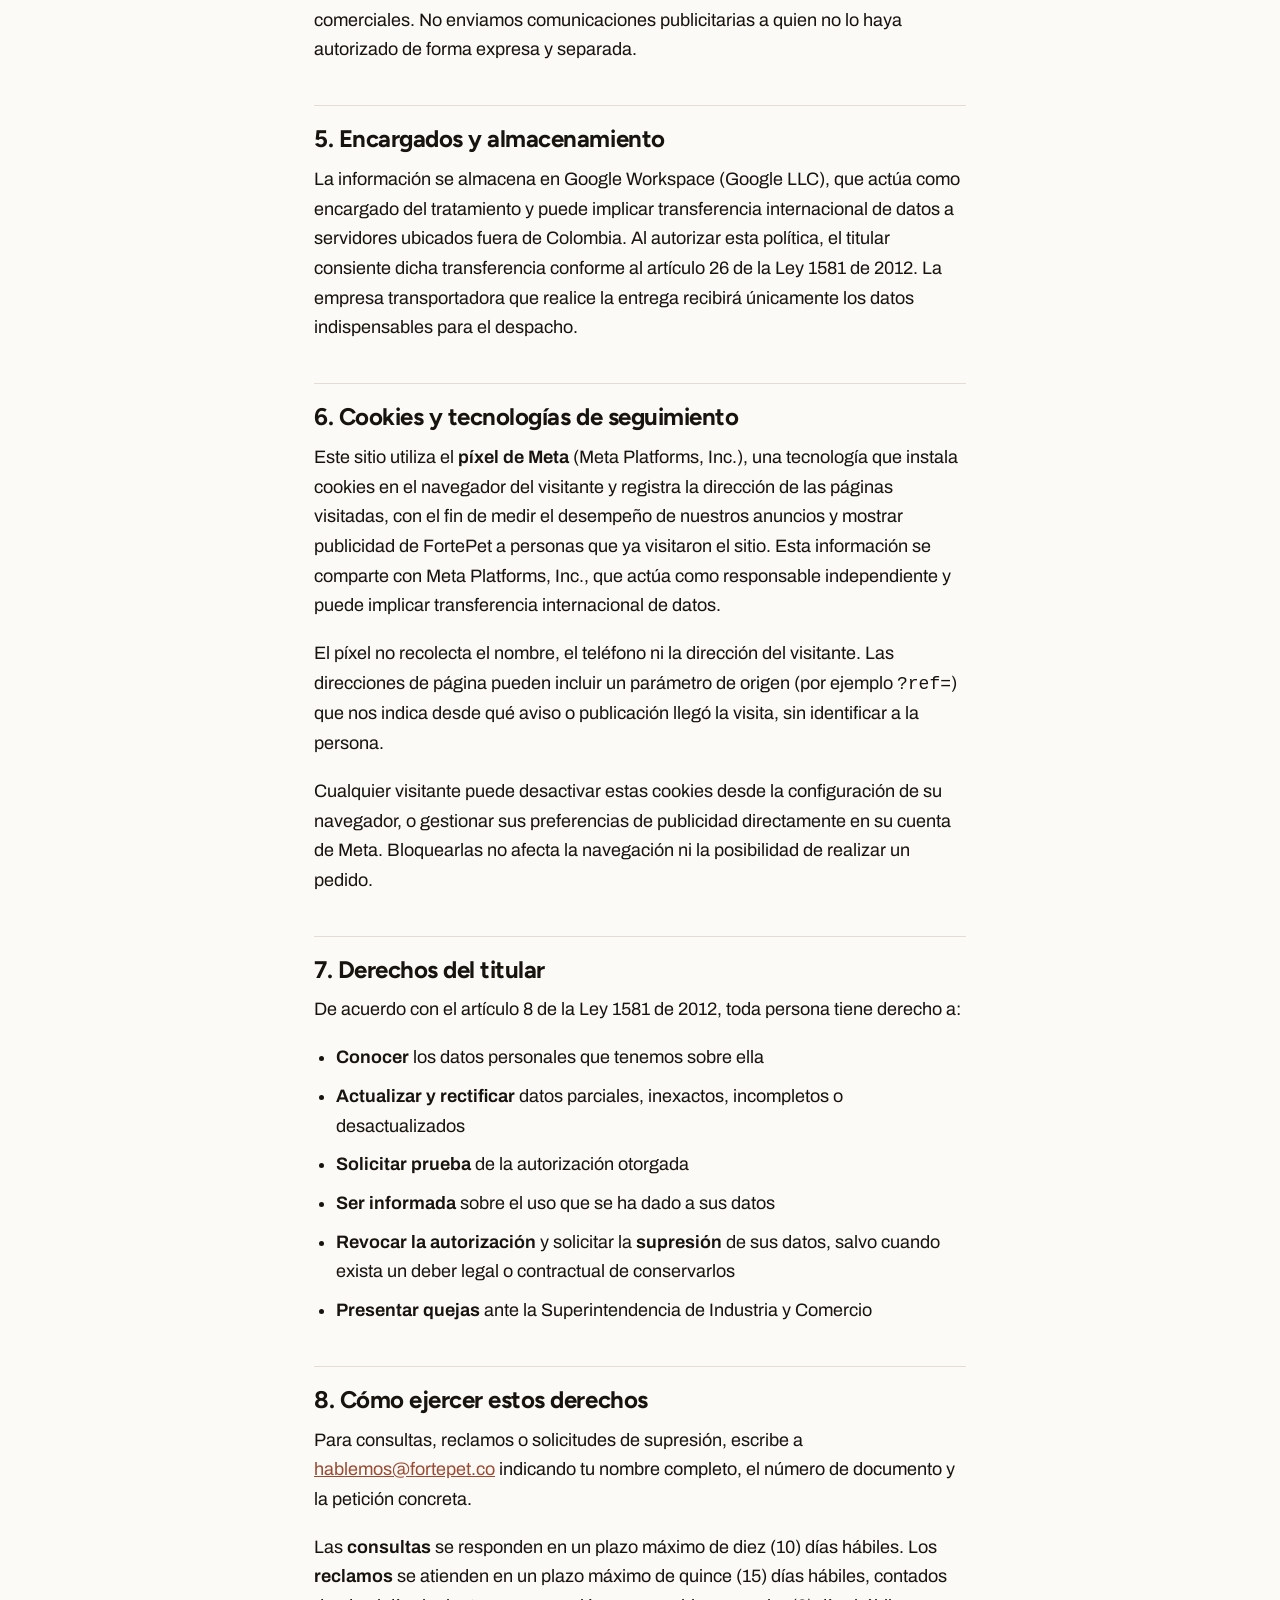
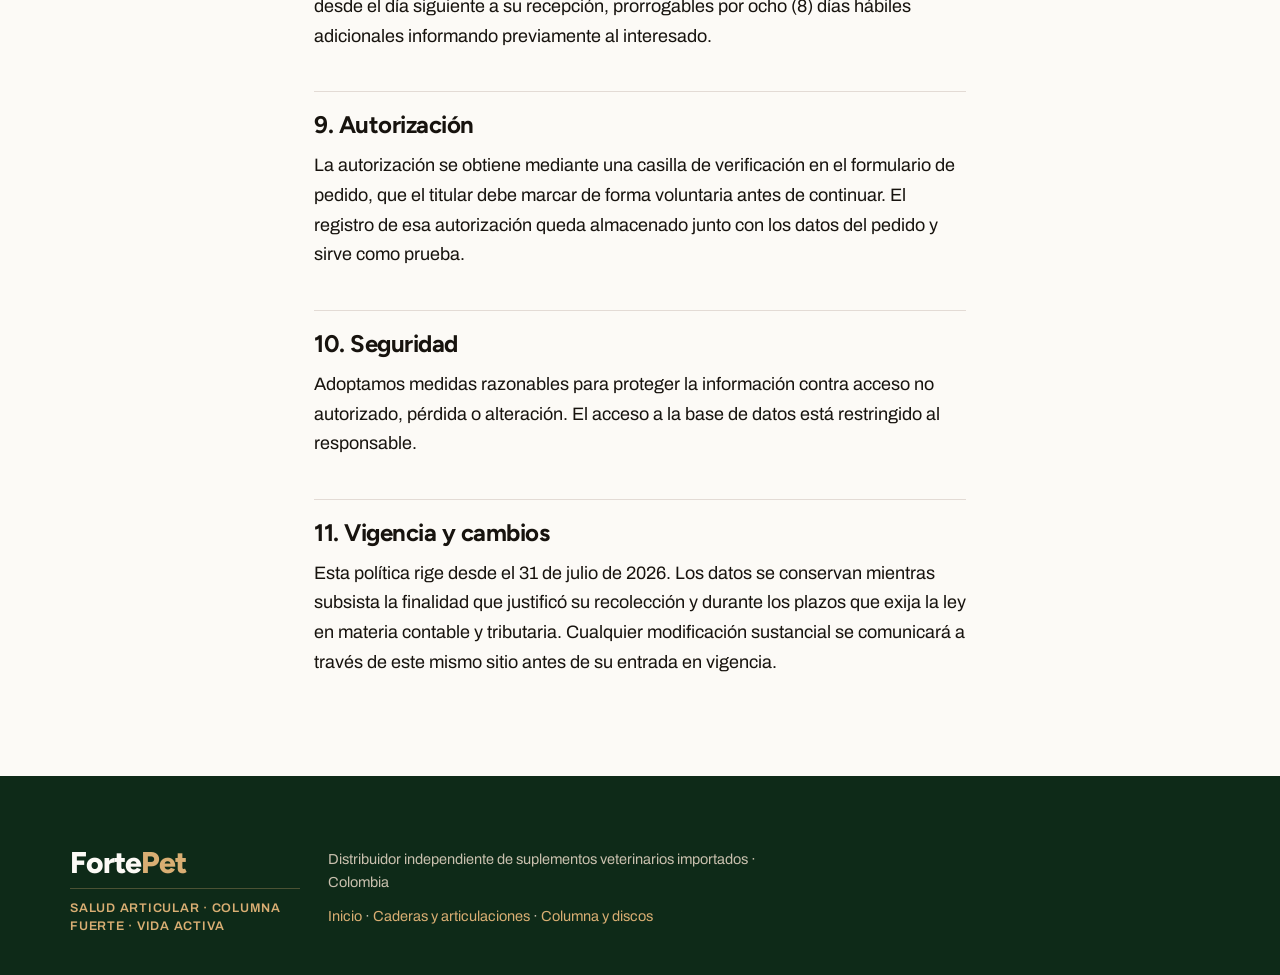
<file: politica-datos.html>
<!DOCTYPE html>
<html lang="es">
<head>
<meta charset="UTF-8">
<meta name="viewport" content="width=device-width, initial-scale=1.0">
<title>FortePet · Política de tratamiento de datos personales</title>
<meta name="robots" content="noindex">
<link rel="icon" href="img/favicon-32.png" type="image/png" sizes="32x32">
<link rel="icon" href="img/favicon.png" type="image/png" sizes="180x180">
<link rel="apple-touch-icon" href="img/apple-touch-icon.png">
<link rel="preconnect" href="https://fonts.googleapis.com">
<link rel="preconnect" href="https://fonts.gstatic.com" crossorigin>
<link href="https://fonts.googleapis.com/css2?family=Archivo:wght@400..700&family=Figtree:wght@500..800&display=swap" rel="stylesheet">
<link rel="stylesheet" href="fortepet.css">
<!-- Open Graph · vista previa al compartir -->
<meta property="og:type" content="website">
<meta property="og:site_name" content="FortePet">
<meta property="og:locale" content="es_CO">
<meta property="og:url" content="https://fortepet.co/politica-datos.html">
<meta property="og:title" content="Política de datos · FortePet">
<meta property="og:description" content="Política de tratamiento de datos personales de FortePet Colombia, conforme a la Ley 1581 de 2012.">
<meta property="og:image" content="https://fortepet.co/img/og-fortepet.jpg">
<meta property="og:image:secure_url" content="https://fortepet.co/img/og-fortepet.jpg">
<meta property="og:image:type" content="image/jpeg">
<meta property="og:image:width" content="1200">
<meta property="og:image:height" content="630">
<meta property="og:image:alt" content="FortePet · suplementos VetriScience para perros">
<meta name="twitter:card" content="summary_large_image">
<meta name="twitter:title" content="Política de datos · FortePet">
<meta name="twitter:description" content="Política de tratamiento de datos personales de FortePet Colombia, conforme a la Ley 1581 de 2012.">
<meta name="twitter:image" content="https://fortepet.co/img/og-fortepet.jpg">
<!-- fin Open Graph -->

</head>
<body>

<a class="skip" href="#contenido">Saltar al contenido</a>

<header class="topbar">
  <a class="brand" href="index.html">
    <img src="img/logo-perro.webp" alt="" width="501" height="468">
    <span class="brand-txt">Forte<span>Pet</span></span>
  </a>
  <div class="topbar-right">
    <a class="link" href="index.html">&#8592; Volver</a>
  </div>
</header>

<main class="doc" id="contenido">

  <p class="eyebrow">Documento legal</p>
  <h1>Política de tratamiento de datos personales</h1>
  <p class="meta">FortePet · Colombia · Vigente desde el 31 de julio de 2026</p>

  <h2>1. Responsable del tratamiento</h2>
  <div class="datos">
    <p><strong>Responsable:</strong> FortePet Colombia</p>
    <p><strong>Celular / WhatsApp:</strong> <a href="https://wa.me/573208755743" target="_blank" rel="noopener">320 875 5743</a></p>
    <p><strong>Correo electrónico:</strong> <a href="mailto:hablemos@fortepet.co">hablemos@fortepet.co</a></p>
  </div>

  <h2>2. Marco legal</h2>
  <p>Esta política se adopta en cumplimiento de la Ley 1581 de 2012, el Decreto 1074 de 2015 y demás normas que regulan la protección de datos personales en Colombia. Su objeto es informar a los titulares qué datos recolectamos, con qué finalidad, y cómo pueden ejercer sus derechos.</p>

  <h2>3. Datos que recolectamos</h2>
  <p>Cuando una persona diligencia el formulario de pedido, recolectamos:</p>
  <ul>
    <li>Nombre completo</li>
    <li>Número de teléfono o WhatsApp</li>
    <li>Departamento, ciudad, barrio y dirección de entrega</li>
    <li>Información sobre la mascota: raza, tamaño y notas que el titular decida aportar</li>
  </ul>
  <p>No recolectamos datos sensibles en los términos del artículo 5 de la Ley 1581 de 2012. No recolectamos datos de menores de edad. <strong>No almacenamos información de tarjetas de crédito, débito ni credenciales bancarias:</strong> el pago se procesa íntegramente en la plataforma de Wompi, que actúa como responsable independiente de esa información.</p>

  <h2>4. Finalidad del tratamiento</h2>
  <p>Los datos se utilizan exclusivamente para:</p>
  <ul>
    <li>Gestionar, confirmar y despachar el pedido solicitado</li>
    <li>Contactar al titular por WhatsApp, llamada o correo para coordinar la entrega o resolver dudas sobre su pedido</li>
    <li>Atender solicitudes, reclamos o garantías relacionadas con la compra</li>
    <li>Cumplir obligaciones legales, contables y tributarias derivadas de la venta</li>
  </ul>
  <p>No vendemos, arrendamos ni cedemos datos personales a terceros con fines comerciales. No enviamos comunicaciones publicitarias a quien no lo haya autorizado de forma expresa y separada.</p>

  <h2>5. Encargados y almacenamiento</h2>
  <p>La información se almacena en Google Workspace (Google LLC), que actúa como encargado del tratamiento y puede implicar transferencia internacional de datos a servidores ubicados fuera de Colombia. Al autorizar esta política, el titular consiente dicha transferencia conforme al artículo 26 de la Ley 1581 de 2012. La empresa transportadora que realice la entrega recibirá únicamente los datos indispensables para el despacho.</p>

  <h2>6. Cookies y tecnologías de seguimiento</h2>
  <p>Este sitio utiliza el <strong>píxel de Meta</strong> (Meta Platforms, Inc.), una tecnología que instala cookies en el navegador del visitante y registra la dirección de las páginas visitadas, con el fin de medir el desempeño de nuestros anuncios y mostrar publicidad de FortePet a personas que ya visitaron el sitio. Esta información se comparte con Meta Platforms, Inc., que actúa como responsable independiente y puede implicar transferencia internacional de datos.</p>
  <p>El píxel no recolecta el nombre, el teléfono ni la dirección del visitante. Las direcciones de página pueden incluir un parámetro de origen (por ejemplo <code>?ref=</code>) que nos indica desde qué aviso o publicación llegó la visita, sin identificar a la persona.</p>
  <p>Cualquier visitante puede desactivar estas cookies desde la configuración de su navegador, o gestionar sus preferencias de publicidad directamente en su cuenta de Meta. Bloquearlas no afecta la navegación ni la posibilidad de realizar un pedido.</p>

  <h2>7. Derechos del titular</h2>
  <p>De acuerdo con el artículo 8 de la Ley 1581 de 2012, toda persona tiene derecho a:</p>
  <ul>
    <li><strong>Conocer</strong> los datos personales que tenemos sobre ella</li>
    <li><strong>Actualizar y rectificar</strong> datos parciales, inexactos, incompletos o desactualizados</li>
    <li><strong>Solicitar prueba</strong> de la autorización otorgada</li>
    <li><strong>Ser informada</strong> sobre el uso que se ha dado a sus datos</li>
    <li><strong>Revocar la autorización</strong> y solicitar la <strong>supresión</strong> de sus datos, salvo cuando exista un deber legal o contractual de conservarlos</li>
    <li><strong>Presentar quejas</strong> ante la Superintendencia de Industria y Comercio</li>
  </ul>

  <h2>8. Cómo ejercer estos derechos</h2>
  <p>Para consultas, reclamos o solicitudes de supresión, escribe a <a href="mailto:hablemos@fortepet.co">hablemos@fortepet.co</a> indicando tu nombre completo, el número de documento y la petición concreta.</p>
  <p>Las <strong>consultas</strong> se responden en un plazo máximo de diez (10) días hábiles. Los <strong>reclamos</strong> se atienden en un plazo máximo de quince (15) días hábiles, contados desde el día siguiente a su recepción, prorrogables por ocho (8) días hábiles adicionales informando previamente al interesado.</p>

  <h2>9. Autorización</h2>
  <p>La autorización se obtiene mediante una casilla de verificación en el formulario de pedido, que el titular debe marcar de forma voluntaria antes de continuar. El registro de esa autorización queda almacenado junto con los datos del pedido y sirve como prueba.</p>

  <h2>10. Seguridad</h2>
  <p>Adoptamos medidas razonables para proteger la información contra acceso no autorizado, pérdida o alteración. El acceso a la base de datos está restringido al responsable.</p>

  <h2>11. Vigencia y cambios</h2>
  <p>Esta política rige desde el 31 de julio de 2026. Los datos se conservan mientras subsista la finalidad que justificó su recolección y durante los plazos que exija la ley en materia contable y tributaria. Cualquier modificación sustancial se comunicará a través de este mismo sitio antes de su entrada en vigencia.</p>

</main>

<footer class="pie">
  <div class="pie-inner">
    <div class="pie-marca">
      <span class="pie-nombre">Forte<span>Pet</span></span>
      <span class="pie-tag">Salud articular · Columna fuerte · Vida activa</span>
    </div>
    <div>
      <p>Distribuidor independiente de suplementos veterinarios importados · Colombia</p>
      <p><a href="index.html">Inicio</a> · <a href="hip-joint.html">Caderas y articulaciones</a> · <a href="vetridisc.html">Columna y discos</a></p>
    </div>
  </div>
</footer>

</body>
</html>
</file>
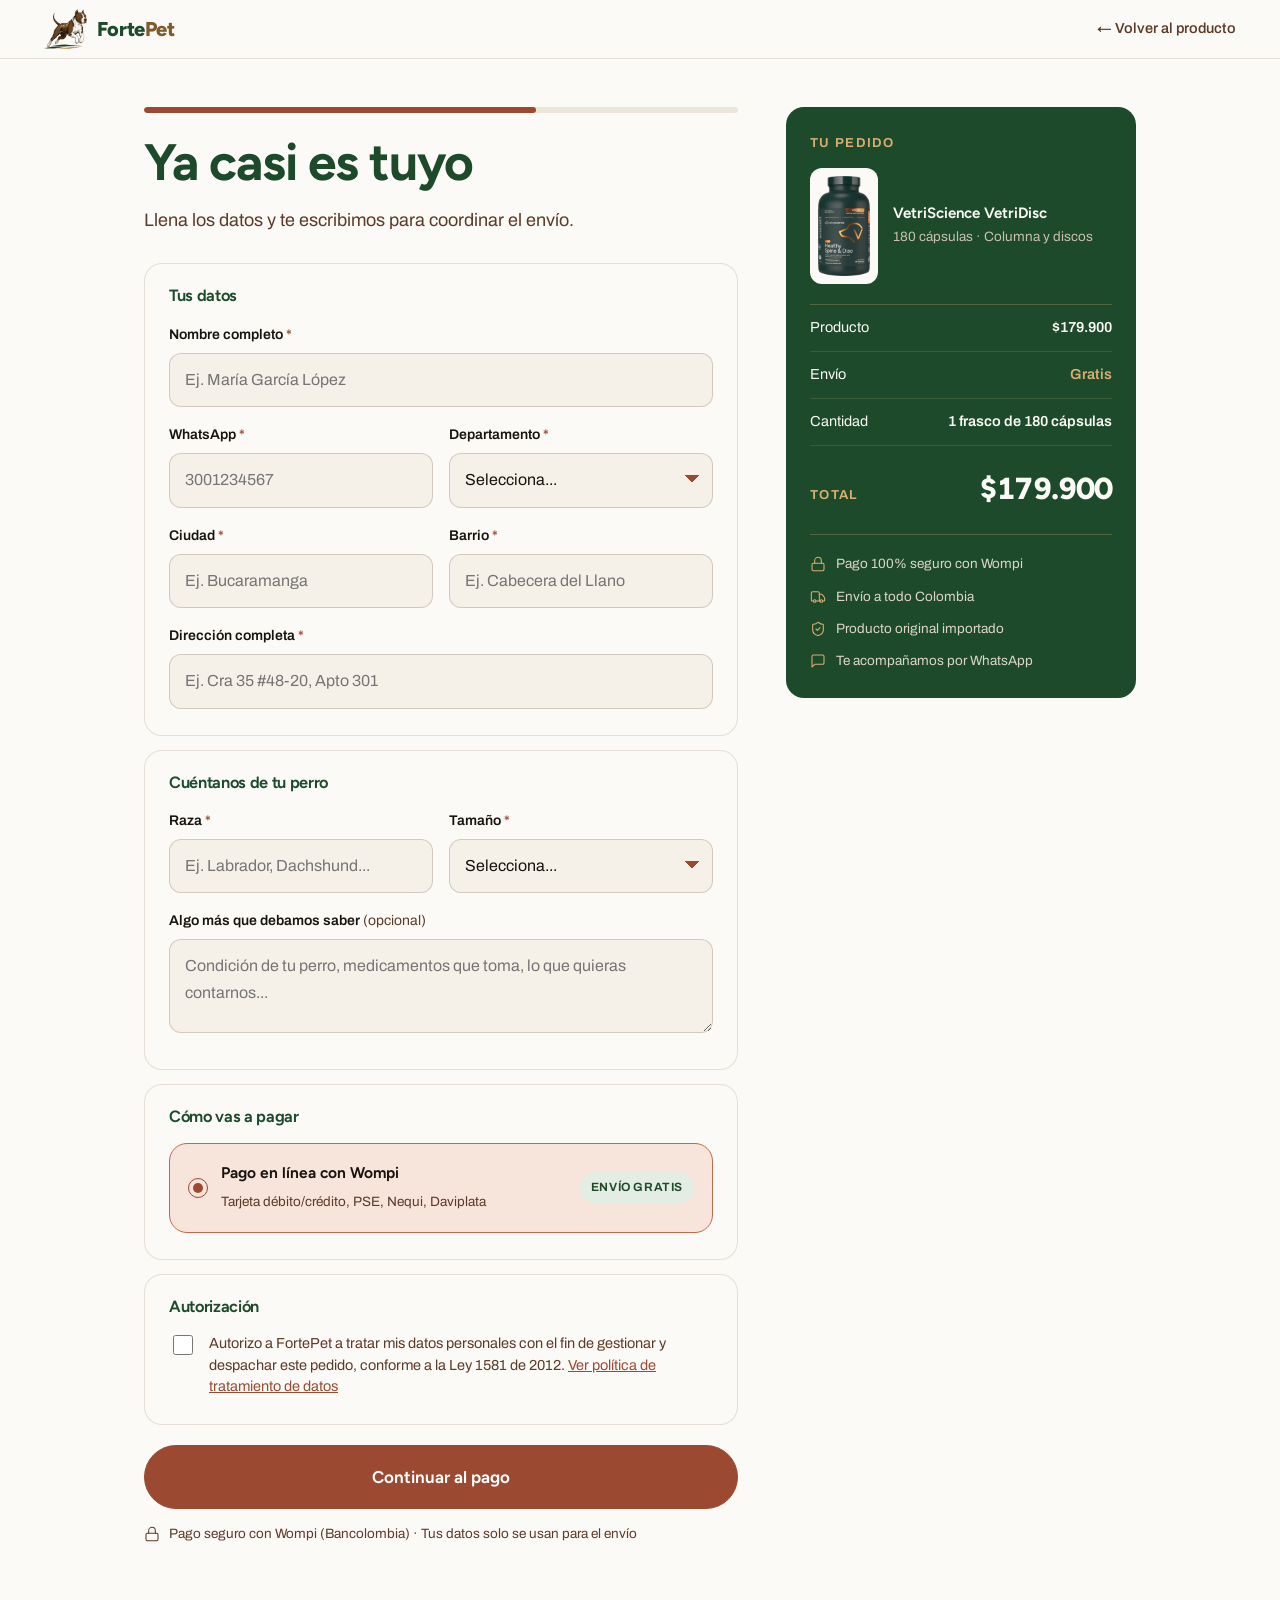
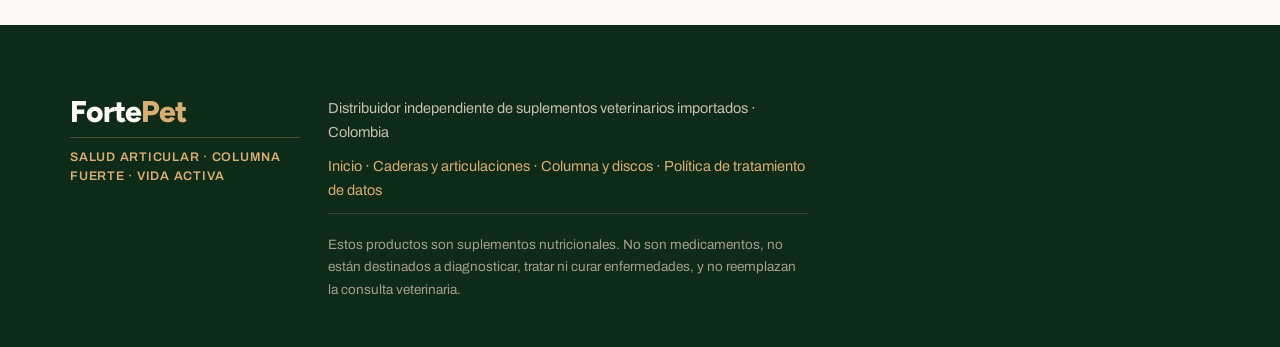
<file: vetridisc-checkout.html>
<!DOCTYPE html>
<html lang="es">
<head>
<title>FortePet · VetriScience VetriDisc · Completar pedido</title>
<meta name="robots" content="noindex">
<meta charset="UTF-8">
<meta name="viewport" content="width=device-width, initial-scale=1.0">
<link rel="icon" href="img/favicon-32.png" type="image/png" sizes="32x32">
<link rel="icon" href="img/favicon.png" type="image/png" sizes="180x180">
<link rel="apple-touch-icon" href="img/apple-touch-icon.png">
<link rel="preconnect" href="https://fonts.googleapis.com">
<link rel="preconnect" href="https://fonts.gstatic.com" crossorigin>
<link href="https://fonts.googleapis.com/css2?family=Archivo:wght@400..700&family=Figtree:wght@500..800&display=swap" rel="stylesheet">
<link rel="stylesheet" href="fortepet.css">
<!-- Open Graph · vista previa al compartir -->
<meta property="og:type" content="website">
<meta property="og:site_name" content="FortePet">
<meta property="og:locale" content="es_CO">
<meta property="og:url" content="https://fortepet.co/vetridisc-checkout.html">
<meta property="og:title" content="Comprar VetriDisc · FortePet">
<meta property="og:description" content="Completa tu pedido de VetriDisc. Envío a todo Colombia, pago con PSE, Nequi o tarjeta.">
<meta property="og:image" content="https://fortepet.co/img/og-vetridisc.jpg">
<meta property="og:image:secure_url" content="https://fortepet.co/img/og-vetridisc.jpg">
<meta property="og:image:type" content="image/jpeg">
<meta property="og:image:width" content="1200">
<meta property="og:image:height" content="630">
<meta property="og:image:alt" content="VetriDisc de VetriScience">
<meta name="twitter:card" content="summary_large_image">
<meta name="twitter:title" content="Comprar VetriDisc · FortePet">
<meta name="twitter:description" content="Completa tu pedido de VetriDisc. Envío a todo Colombia, pago con PSE, Nequi o tarjeta.">
<meta name="twitter:image" content="https://fortepet.co/img/og-vetridisc.jpg">
<!-- fin Open Graph -->

<!-- Meta Pixel Code -->
<script>
!function(f,b,e,v,n,t,s)
{if(f.fbq)return;n=f.fbq=function(){n.callMethod?
n.callMethod.apply(n,arguments):n.queue.push(arguments)};
if(!f._fbq)f._fbq=n;n.push=n;n.loaded=!0;n.version='2.0';
n.queue=[];t=b.createElement(e);t.async=!0;
t.src=v;s=b.getElementsByTagName(e)[0];
s.parentNode.insertBefore(t,s)}(window, document,'script',
'https://connect.facebook.net/en_US/fbevents.js');
fbq('init', '2484633745364303');
fbq('track', 'PageView');
</script>
<noscript><img height="1" width="1" alt="" style="display:none"
src="https://www.facebook.com/tr?id=2484633745364303&ev=PageView&noscript=1"
/></noscript>
<!-- End Meta Pixel Code -->
</head>
<body>

<a class="skip" href="#contenido">Saltar al contenido</a>

<header class="topbar">
  <a class="brand" href="vetridisc.html">
    <img src="img/logo-perro.webp" alt="" width="501" height="468">
    <span class="brand-txt">Forte<span>Pet</span></span>
  </a>
  <div class="topbar-right"><a class="link" href="vetridisc.html">&#8592; Volver al producto</a></div>
</header>

<main class="co" id="contenido">

  <div>
    <div class="co-paso">
      <div class="co-barra"><i></i></div>
      <h1>Ya casi es tuyo</h1>
      <p>Llena los datos y te escribimos para coordinar el envío.</p>
    </div>

    <div id="formSection">

      <section class="co-bloque">
        <h2>Tus datos</h2>
        <div class="campos">
          <div class="campo">
            <label for="nombre">Nombre completo <span class="req">*</span></label>
            <input type="text" id="nombre" placeholder="Ej. María García López" autocomplete="name">
            <span class="error-msg" id="err-nombre">Por favor ingresa tu nombre completo</span>
          </div>
          <div class="campos-2">
            <div class="campo">
              <label for="whatsapp">WhatsApp <span class="req">*</span></label>
              <input type="tel" id="whatsapp" placeholder="3001234567" maxlength="10" autocomplete="tel-national">
              <span class="error-msg" id="err-whatsapp">Ingresa un número válido de 10 dígitos</span>
            </div>
            <div class="campo">
              <label for="departamento">Departamento <span class="req">*</span></label>
              <select id="departamento">
                <option value="">Selecciona...</option>
                <option>Antioquia</option><option>Atlántico</option><option>Bogotá D.C.</option>
                <option>Bolívar</option><option>Boyacá</option><option>Caldas</option>
                <option>Caquetá</option><option>Cauca</option><option>Cesar</option>
                <option>Córdoba</option><option>Cundinamarca</option><option>Chocó</option>
                <option>Huila</option><option>La Guajira</option><option>Magdalena</option>
                <option>Meta</option><option>Nariño</option><option>Norte de Santander</option>
                <option>Quindío</option><option>Risaralda</option><option>Santander</option>
                <option>Sucre</option><option>Tolima</option><option>Valle del Cauca</option>
                <option>Otros</option>
              </select>
              <span class="error-msg" id="err-departamento">Selecciona un departamento</span>
            </div>
          </div>
          <div class="campos-2">
            <div class="campo">
              <label for="ciudad">Ciudad <span class="req">*</span></label>
              <input type="text" id="ciudad" placeholder="Ej. Bucaramanga" autocomplete="address-level2">
              <span class="error-msg" id="err-ciudad">Ingresa tu ciudad</span>
            </div>
            <div class="campo">
              <label for="barrio">Barrio <span class="req">*</span></label>
              <input type="text" id="barrio" placeholder="Ej. Cabecera del Llano">
              <span class="error-msg" id="err-barrio">Ingresa tu barrio</span>
            </div>
          </div>
          <div class="campo">
            <label for="direccion">Dirección completa <span class="req">*</span></label>
            <input type="text" id="direccion" placeholder="Ej. Cra 35 #48-20, Apto 301" autocomplete="street-address">
            <span class="error-msg" id="err-direccion">Ingresa la dirección de entrega</span>
          </div>
        </div>
      </section>

      <section class="co-bloque">
        <h2>Cuéntanos de tu perro</h2>
        <div class="campos">
          <div class="campos-2">
            <div class="campo">
              <label for="raza">Raza <span class="req">*</span></label>
              <input type="text" id="raza" placeholder="Ej. Labrador, Dachshund...">
              <span class="error-msg" id="err-raza">Ingresa la raza de tu mascota</span>
            </div>
            <div class="campo">
              <label for="tamano">Tamaño <span class="req">*</span></label>
              <select id="tamano">
                <option value="">Selecciona...</option>
                <option value="Menos de 7 kg">Pequeño · menos de 7 kg</option>
                <option value="7 a 16 kg">Mediano · 7 a 16 kg</option>
                <option value="16 a 36 kg">Grande · 16 a 36 kg</option>
                <option value="Más de 36 kg">Muy grande · más de 36 kg</option>
              </select>
              <span class="error-msg" id="err-tamano">Selecciona el tamaño</span>
            </div>
          </div>
          <div class="campo">
            <label for="notas">Algo más que debamos saber <span class="opt">(opcional)</span></label>
            <textarea id="notas" placeholder="Condición de tu perro, medicamentos que toma, lo que quieras contarnos..."></textarea>
          </div>
        </div>
      </section>

      <section class="co-bloque">
        <h2>Cómo vas a pagar</h2>
        <div class="pago-op selected" onclick="selectPay(this, 'wompi')">
          <span class="pago-radio"><i></i></span>
          <span>
            <span class="pago-nombre" style="display:block">Pago en línea con Wompi</span>
            <span class="pago-desc">Tarjeta débito/crédito, PSE, Nequi, Daviplata</span>
          </span>
          <span class="pago-badge">Envío gratis</span>
        </div>
      </section>

      <section class="co-bloque">
        <h2>Autorización</h2>
        <label class="consent">
          <input type="checkbox" id="habeas">
          <span>Autorizo a FortePet a tratar mis datos personales con el fin de gestionar y despachar este pedido, conforme a la Ley 1581 de 2012. <a href="politica-datos.html" target="_blank" rel="noopener">Ver política de tratamiento de datos</a></span>
        </label>
        <span class="error-msg" id="err-habeas" style="margin-top:10px">Necesitamos tu autorización para procesar el pedido</span>
      </section>

      <button class="btn btn-terra btn-lg co-enviar" onclick="submitOrder()">Continuar al pago</button>
      <p class="co-nota"><svg viewBox="0 0 24 24" fill="none" stroke="currentColor" stroke-width="1.6" stroke-linecap="round" stroke-linejoin="round" aria-hidden="true"><rect width="18" height="11" x="3" y="11" rx="2"/><path d="M7 11V7a5 5 0 0 1 10 0v4"/></svg> Pago seguro con Wompi (Bancolombia) · Tus datos solo se usan para el envío</p>

    </div><!-- /formSection -->

    <div class="co-exito" id="successScreen">
      <div class="co-exito-ico">
        <svg viewBox="0 0 24 24" fill="none" stroke="currentColor" stroke-width="2.4" stroke-linecap="round" stroke-linejoin="round" aria-hidden="true"><path d="M20 6 9 17l-5-5"/></svg>
      </div>
      <h1>Ya casi</h1>
      <p style="max-width:56ch;color:var(--marron)">Envíanos este mensaje por WhatsApp para que confirmemos tu pago y coordinemos la entrega. Con él nos ayudas a garantizar una excelente logística de tu pedido.</p>
      <p class="co-ref" id="refLabel"></p>
      <pre class="co-preview" id="summaryPreview"></pre>
      <a href="#" class="btn btn-wa btn-lg" id="waLink" target="_blank" rel="noopener">
        <svg width="20" height="20" viewBox="0 0 24 24" fill="currentColor" aria-hidden="true"><path d="M17.472 14.382c-.297-.149-1.758-.867-2.03-.967-.273-.099-.471-.148-.67.15-.197.297-.767.966-.94 1.164-.173.199-.347.223-.644.075-.297-.15-1.255-.463-2.39-1.475-.883-.788-1.48-1.761-1.653-2.059-.173-.297-.018-.458.13-.606.134-.133.298-.347.446-.52.149-.174.198-.298.298-.497.099-.198.05-.371-.025-.52-.075-.149-.669-1.612-.916-2.207-.242-.579-.487-.5-.669-.51-.173-.008-.371-.01-.57-.01-.198 0-.52.074-.792.372-.272.297-1.04 1.016-1.04 2.479 0 1.462 1.065 2.875 1.213 3.074.149.198 2.096 3.2 5.077 4.487.709.306 1.262.489 1.694.625.712.227 1.36.195 1.871.118.571-.085 1.758-.719 2.006-1.413.248-.694.248-1.289.173-1.413-.074-.124-.272-.198-.57-.347m-5.421 7.403h-.004a9.87 9.87 0 0 1-5.031-1.378l-.361-.214-3.741.982.998-3.648-.235-.374a9.86 9.86 0 0 1-1.51-5.26c.001-5.45 4.436-9.884 9.888-9.884 2.64 0 5.122 1.03 6.988 2.898a9.825 9.825 0 0 1 2.893 6.994c-.003 5.45-4.437 9.884-9.885 9.884m8.413-18.297A11.815 11.815 0 0 0 12.05 0C5.495 0 .16 5.335.157 11.892c0 2.096.547 4.142 1.588 5.945L.057 24l6.305-1.654a11.882 11.882 0 0 0 5.683 1.448h.005c6.554 0 11.89-5.335 11.893-11.893a11.821 11.821 0 0 0-3.48-8.413z"/></svg>
        Enviar datos por WhatsApp
      </a>
      <p class="centro" style="margin:20px 0 0">
        <a class="btn btn-terra btn-lg" href="pedido-listo.html">Continuar</a>
      </p>
    </div>

  </div>

  <aside class="co-resumen">
    <p class="eyebrow">Tu pedido</p>
    <div class="co-prod">
      <span class="marco"><img src="img/vetridisc-checkout2.webp" alt="VetriScience VetriDisc" width="52" height="100"></span>
      <div>
        <div class="co-prod-nombre">VetriScience VetriDisc</div>
        <div class="co-prod-sub">180 cápsulas · Columna y discos</div>
      </div>
    </div>
    <div class="co-fila"><span>Producto</span><span class="v">$179.900</span></div>
    <div class="co-fila"><span>Envío</span><span class="v" style="color:var(--oro-luz)">Gratis</span></div>
    <div class="co-fila"><span>Cantidad</span><span class="v">1 frasco de 180 cápsulas</span></div>
    <div class="co-total"><span class="l">Total</span><span class="v">$179.900</span></div>
    <ul class="co-confianza">
      <li><svg viewBox="0 0 24 24" fill="none" stroke="currentColor" stroke-width="1.6" stroke-linecap="round" stroke-linejoin="round" aria-hidden="true"><rect width="18" height="11" x="3" y="11" rx="2"/><path d="M7 11V7a5 5 0 0 1 10 0v4"/></svg>Pago 100% seguro con Wompi</li>
      <li><svg viewBox="0 0 24 24" fill="none" stroke="currentColor" stroke-width="1.6" stroke-linecap="round" stroke-linejoin="round" aria-hidden="true"><path d="M14 18V6a2 2 0 0 0-2-2H4a2 2 0 0 0-2 2v11a1 1 0 0 0 1 1h2"/><path d="M15 18H9"/><path d="M19 18h2a1 1 0 0 0 1-1v-3.65a1 1 0 0 0-.22-.62l-3.48-4.35A1 1 0 0 0 17.52 8H14"/><circle cx="17" cy="18" r="2"/><circle cx="7" cy="18" r="2"/></svg>Envío a todo Colombia</li>
      <li><svg viewBox="0 0 24 24" fill="none" stroke="currentColor" stroke-width="1.6" stroke-linecap="round" stroke-linejoin="round" aria-hidden="true"><path d="M20 13c0 5-3.5 7.5-7.7 8.9a1 1 0 0 1-.6 0C7.5 20.5 4 18 4 13V6a1 1 0 0 1 1-1c2 0 4.5-1.2 6.2-2.7a1 1 0 0 1 1.5 0C14.5 3.8 17 5 19 5a1 1 0 0 1 1 1z"/><path d="m9 12 2 2 4-4"/></svg>Producto original importado</li>
      <li><svg viewBox="0 0 24 24" fill="none" stroke="currentColor" stroke-width="1.6" stroke-linecap="round" stroke-linejoin="round" aria-hidden="true"><path d="M21 15a2 2 0 0 1-2 2H7l-4 4V5a2 2 0 0 1 2-2h14a2 2 0 0 1 2 2z"/></svg>Te acompañamos por WhatsApp</li>
    </ul>
  </aside>

</main>

<footer class="pie">
  <div class="pie-inner">
    <div class="pie-marca">
      <span class="pie-nombre">Forte<span>Pet</span></span>
      <span class="pie-tag">Salud articular · Columna fuerte · Vida activa</span>
    </div>
    <div>
      <p>Distribuidor independiente de suplementos veterinarios importados · Colombia</p>
      <p><a href="index.html">Inicio</a> · <a href="hip-joint.html">Caderas y articulaciones</a> · <a href="vetridisc.html">Columna y discos</a> · <a href="politica-datos.html">Política de tratamiento de datos</a></p>
      <p class="pie-legal">Estos productos son suplementos nutricionales. No son medicamentos, no están destinados a diagnosticar, tratar ni curar enfermedades, y no reemplazan la consulta veterinaria.</p>
    </div>
  </div>
</footer>

<script>
  // ================== CONFIGURAR ANTES DE PUBLICAR ==================
  // WOMPI_LINK: link de pago de Wompi por $179.900. En Wompi configura la URL
  //             de redireccion hacia:  https://fortepet.co/vetridisc-checkout.html?pago=ok
    const WOMPI_LINK = 'https://checkout.wompi.co/l/D8whzI';
  const WA_NUMBER  = '573208755743';

  const SHEET_URL   = 'https://script.google.com/macros/s/AKfycbyKXsz4h6IftvN2bQrapE0yAPXFfCbP6NuXAyEbrL-BUS6au6heZAkzTlzIoAd1G7yF/exec';
  const SHEET_TOKEN = 'fortepet-2026-x9k2m4';

  const PRODUCTO = 'VetriScience VetriDisc (180 capsulas)';
  const TOTAL    = '$179.900 COP';
  const PREFIJO  = 'VD';
  // =================================================================

  let payMethod = 'wompi';

  function selectPay(el, method) {
    document.querySelectorAll('.pago-op').forEach(o => o.classList.remove('selected'));
    el.classList.add('selected');
    payMethod = method;
  }

  function val(id) { return document.getElementById(id).value.trim(); }

  function setError(id, show) {
    const input = document.getElementById(id);
    const msg   = document.getElementById('err-' + id);
    if (show) { input.classList.add('error'); if (msg) msg.classList.add('show'); }
    else      { input.classList.remove('error'); if (msg) msg.classList.remove('show'); }
    return show;
  }

  function validate() {
    let ok = true;
    const required = ['nombre','whatsapp','departamento','ciudad','barrio','direccion','raza','tamano'];
    required.forEach(id => {
      if (!val(id)) { setError(id, true); ok = false; }
      else setError(id, false);
    });
    const wa = val('whatsapp');
    if (wa && (!/^\d{10}$/.test(wa))) { setError('whatsapp', true); ok = false; }
    const hab = document.getElementById('habeas');
    const habMsg = document.getElementById('err-habeas');
    if (!hab.checked) { habMsg.classList.add('show'); ok = false; }
    else { habMsg.classList.remove('show'); }
    return ok;
  }

  function makeRef() {
    const d = new Date();
    const p = n => (n < 10 ? '0' : '') + n;
    const stamp = String(d.getFullYear()).slice(2) + p(d.getMonth() + 1) + p(d.getDate());
    return 'FP-' + PREFIJO + '-' + stamp + '-' + Math.floor(1000 + Math.random() * 9000);
  }

  function sendOrder(data) {
    if (SHEET_URL.indexOf('http') !== 0) {
      console.warn('SHEET_URL sin configurar: el pedido no se guardo en la hoja.');
      return Promise.resolve();
    }
    const json = JSON.stringify(data);
    if (navigator.sendBeacon) {
      const blob = new Blob([json], { type: 'text/plain;charset=UTF-8' });
      if (navigator.sendBeacon(SHEET_URL, blob)) return Promise.resolve();
    }
    return fetch(SHEET_URL, {
      method: 'POST', mode: 'no-cors', keepalive: true,
      headers: { 'Content-Type': 'text/plain;charset=UTF-8' },
      body: json
    }).catch(() => {});
  }

  function buildMessage() {
    const lines = [
      '*NUEVO PEDIDO - FortePet*',
      'Referencia: ' + (sessionStorage.getItem('fortepet_ref') || ''),
      '',
      '*Producto:* ' + PRODUCTO,
      '*Total:* ' + TOTAL,
      '',
      '*DATOS PERSONALES*',
      'Nombre: ' + val('nombre'),
      'WhatsApp: ' + val('whatsapp'),
      'Departamento: ' + val('departamento'),
      'Ciudad: ' + val('ciudad'),
      'Barrio: ' + val('barrio'),
      'Direccion: ' + val('direccion'),
      '',
      '*DATOS DE LA MASCOTA*',
      'Raza: ' + val('raza'),
      'Tamano: ' + val('tamano')
    ];
    const notas = val('notas');
    if (notas) lines.push('Notas: ' + notas);
    lines.push('', '*Metodo de pago:* Wompi');
    return lines.join('\n');
  }

  function submitOrder() {
    ['nombre','whatsapp','departamento','ciudad','barrio','direccion','raza','tamano'].forEach(id => setError(id, false));
    if (!validate()) {
      const firstError = document.querySelector('.error');
      if (firstError) firstError.scrollIntoView({ behavior: 'smooth', block: 'center' });
      return;
    }
    const referencia = makeRef();
    const orderData = {
      nombre: val('nombre'), whatsapp: val('whatsapp'),
      departamento: val('departamento'), ciudad: val('ciudad'),
      barrio: val('barrio'), direccion: val('direccion'),
      raza: val('raza'), tamano: val('tamano'), notas: val('notas')
    };
    sessionStorage.setItem('fortepet_order', JSON.stringify(orderData));
    sessionStorage.setItem('fortepet_ref', referencia);

    const payload = Object.assign({}, orderData, {
      token: SHEET_TOKEN, referencia: referencia,
      producto: PRODUCTO, total: TOTAL,
      habeas: document.getElementById('habeas').checked,
      origen: location.href
    });

    if (typeof fbq === 'function') {
      fbq('track', 'InitiateCheckout', {
        content_name: 'VetriDisc', content_ids: ['VD-180'],
        content_type: 'product', value: 179900, currency: 'COP'
      });
    }

    const btn = document.querySelector('.co-enviar');
    btn.disabled = true;
    btn.textContent = 'Registrando tu pedido...';

    sendOrder(payload).then(function () {
      if (WOMPI_LINK.indexOf('http') !== 0) {
        alert('AVISO PARA EL ADMINISTRADOR\n\nFalta configurar WOMPI_LINK en el codigo de esta pagina.\nEl pedido ya quedo guardado en la hoja de calculo.');
        btn.disabled = false;
        btn.textContent = 'Continuar al pago';
        showSuccess();
        return;
      }
      window.location.href = WOMPI_LINK;
    });
  }

  function checkReturn() {
    const params = new URLSearchParams(window.location.search);
    const stored = sessionStorage.getItem('fortepet_order');
    if ((params.get('pago') === 'ok' || params.get('id')) && stored) {
      const d = JSON.parse(stored);
      Object.keys(d).forEach(k => {
        const el = document.getElementById(k);
        if (el) el.value = d[k];
      });
      if (typeof fbq === 'function') {
        fbq('track', 'Purchase', {
          content_name: 'VetriDisc', content_ids: ['VD-180'],
          content_type: 'product', value: 179900, currency: 'COP'
        });
      }
      showSuccess();
    }
  }

  function showSuccess() {
    document.getElementById('formSection').style.display = 'none';
    const screen = document.getElementById('successScreen');
    screen.classList.add('show');
    const ref = sessionStorage.getItem('fortepet_ref');
    if (ref) {
      const t = document.getElementById('refLabel');
      if (t) t.textContent = 'Referencia de tu pedido: ' + ref;
    }
    const msg = buildMessage();
    document.getElementById('summaryPreview').textContent = msg;
    document.getElementById('waLink').href = 'https://wa.me/' + WA_NUMBER + '?text=' + encodeURIComponent(msg);
    // guardamos la referencia para la pagina de confirmacion
    if (ref) sessionStorage.setItem('fortepet_ref_final', ref);
    sessionStorage.removeItem('fortepet_order');
    sessionStorage.removeItem('fortepet_ref');
    screen.scrollIntoView({ behavior: 'smooth' });

    // al tocar WhatsApp, esta pestana pasa a la pagina de pedido confirmado
    var wa = document.getElementById('waLink');
    if (wa && !wa.dataset.listo) {
      wa.dataset.listo = '1';
      wa.addEventListener('click', function () {
        if (typeof fbq === 'function') fbq('trackCustom', 'ClicWhatsAppPedido');
        setTimeout(function () { location.replace('pedido-listo.html'); }, 1500);
      });
    }
  }

  document.addEventListener('DOMContentLoaded', function() {
    checkReturn();
    document.querySelectorAll('input, select, textarea').forEach(el => {
      el.addEventListener('input', () => setError(el.id, false));
      el.addEventListener('change', () => setError(el.id, false));
    });
  });
</script>

</body>
</html>
</file>
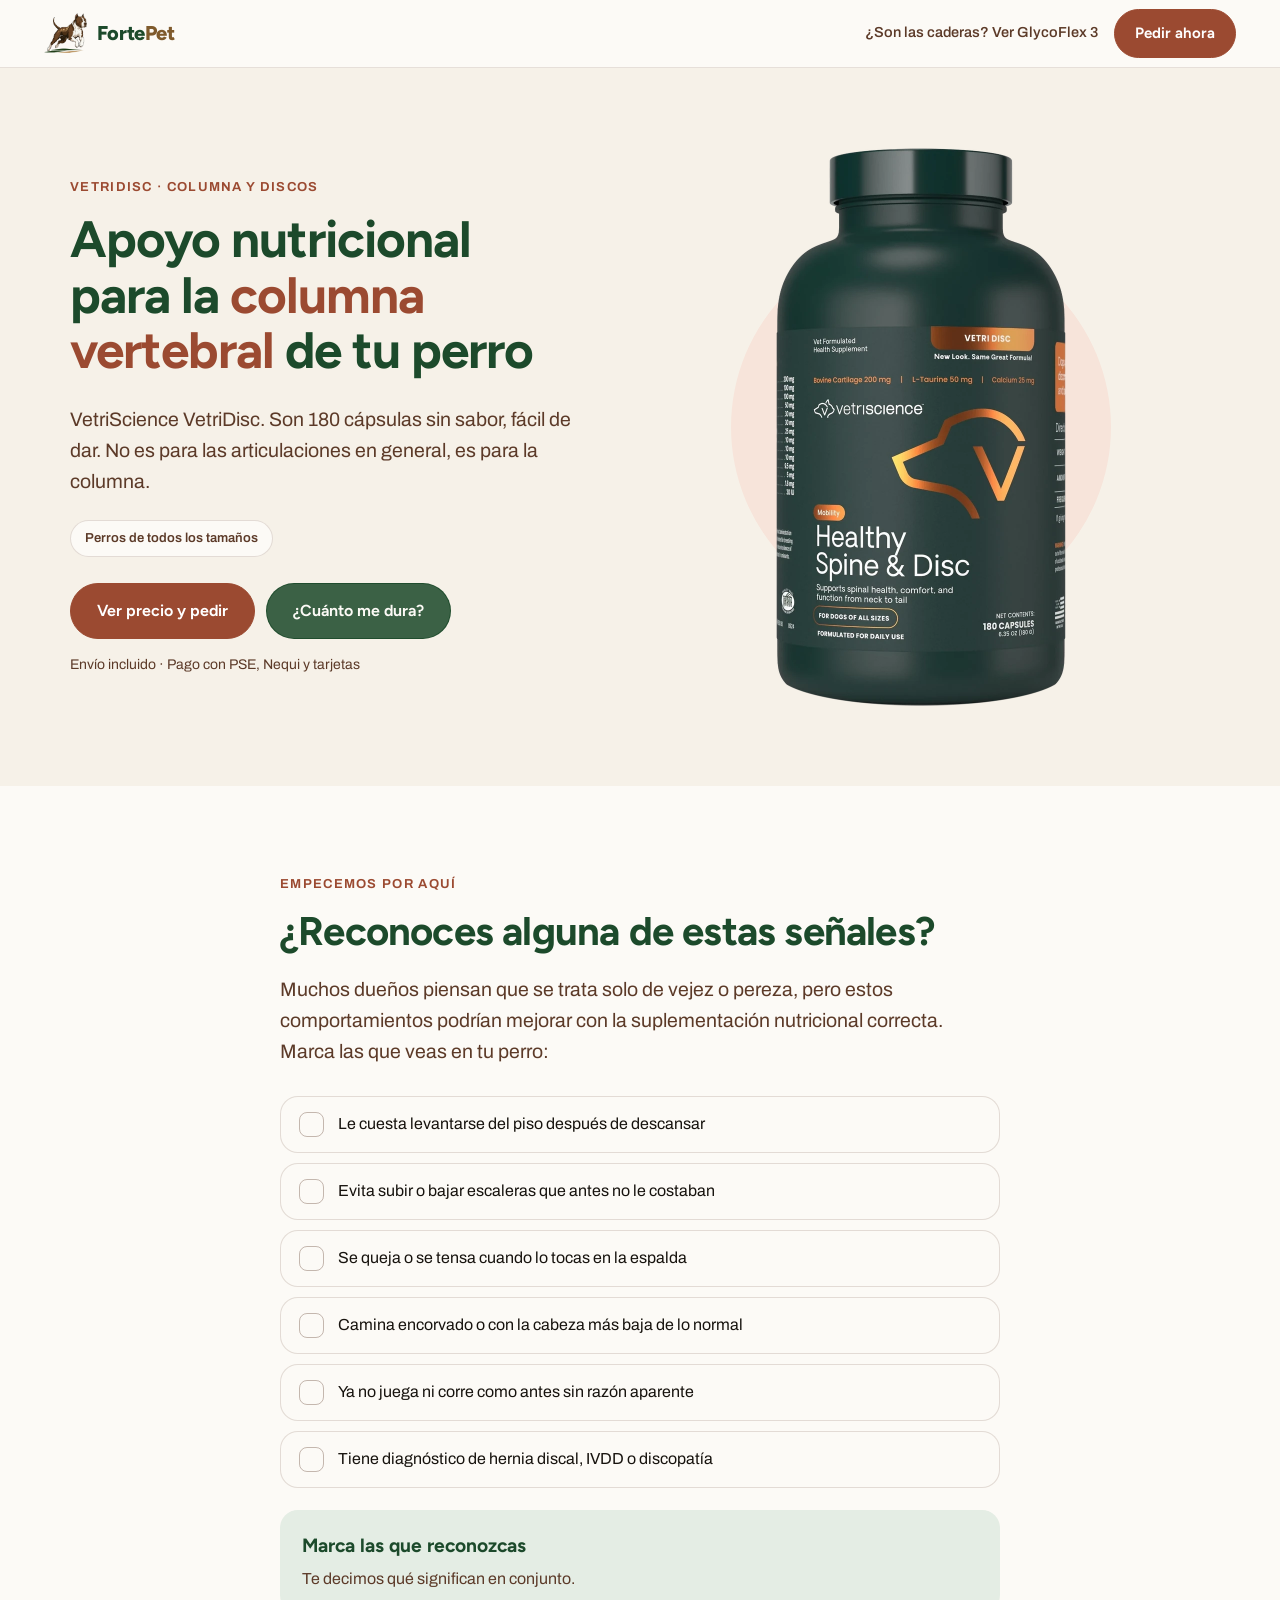
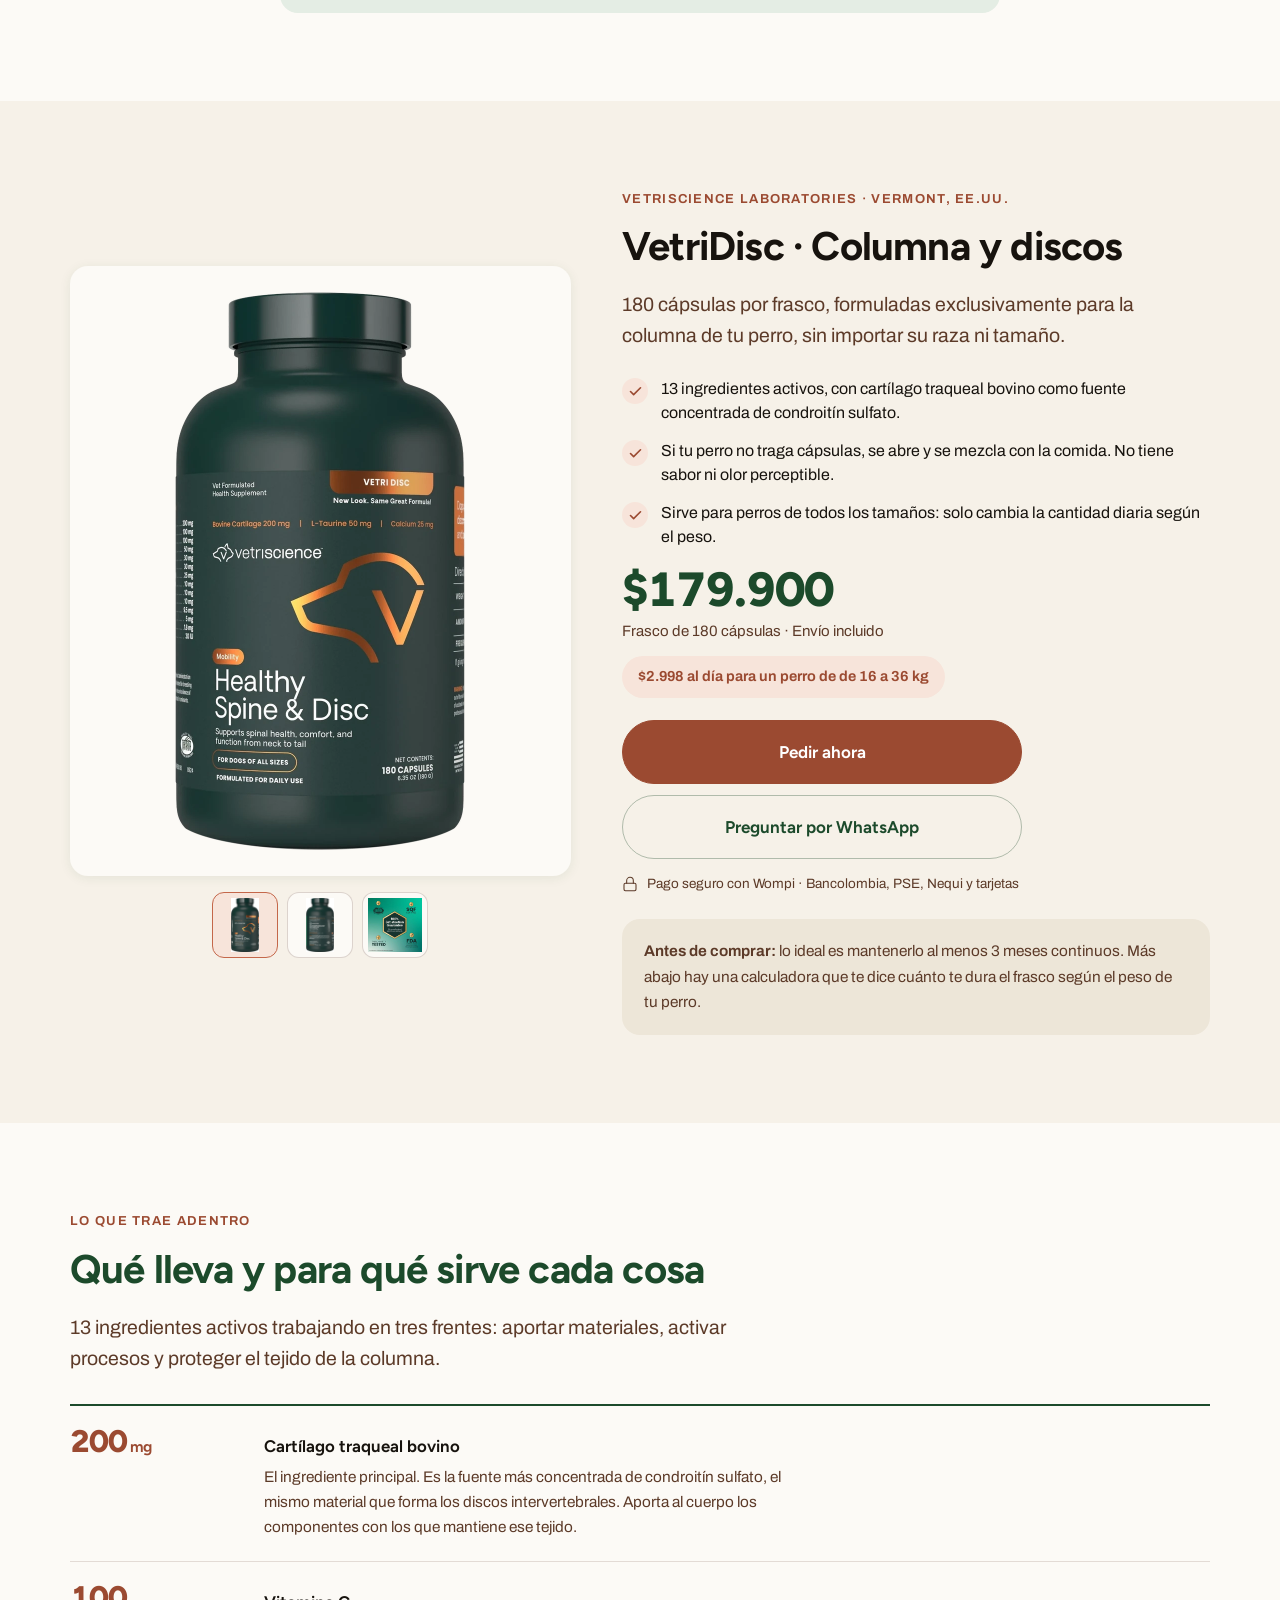
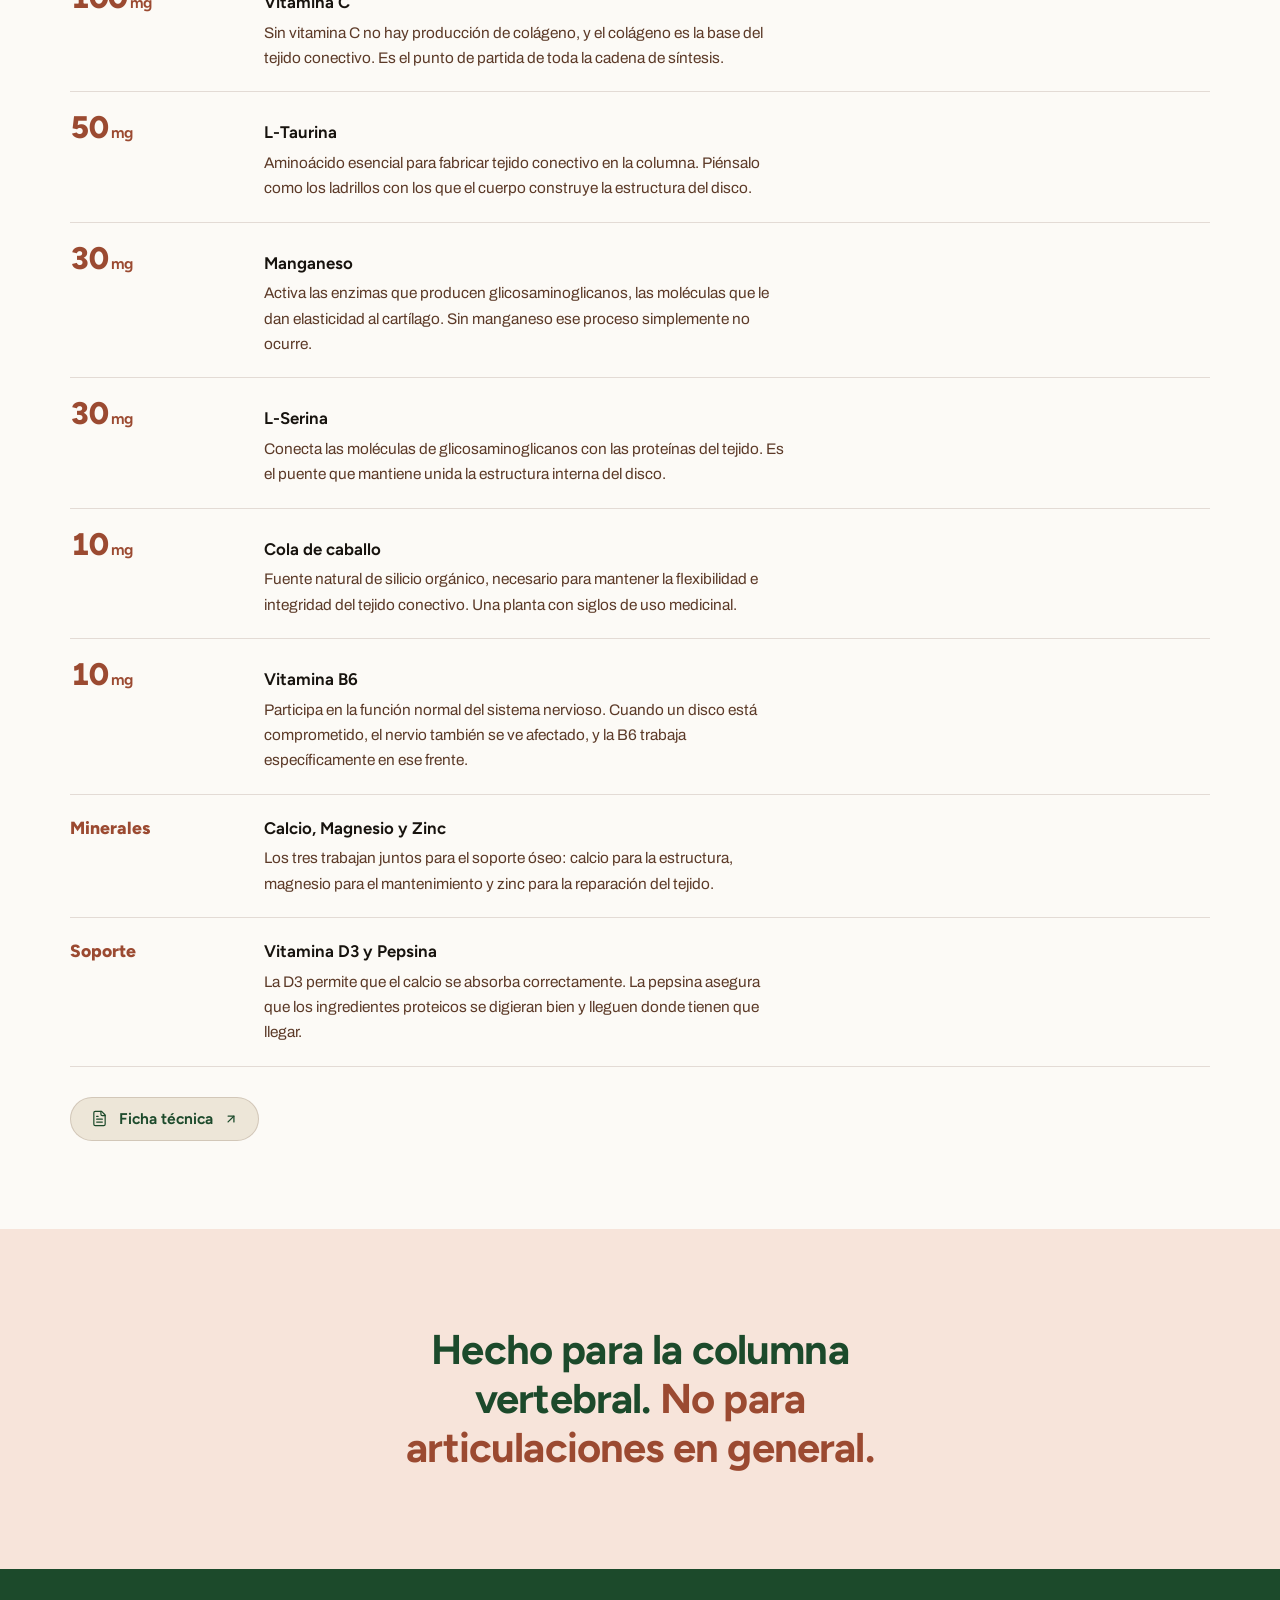
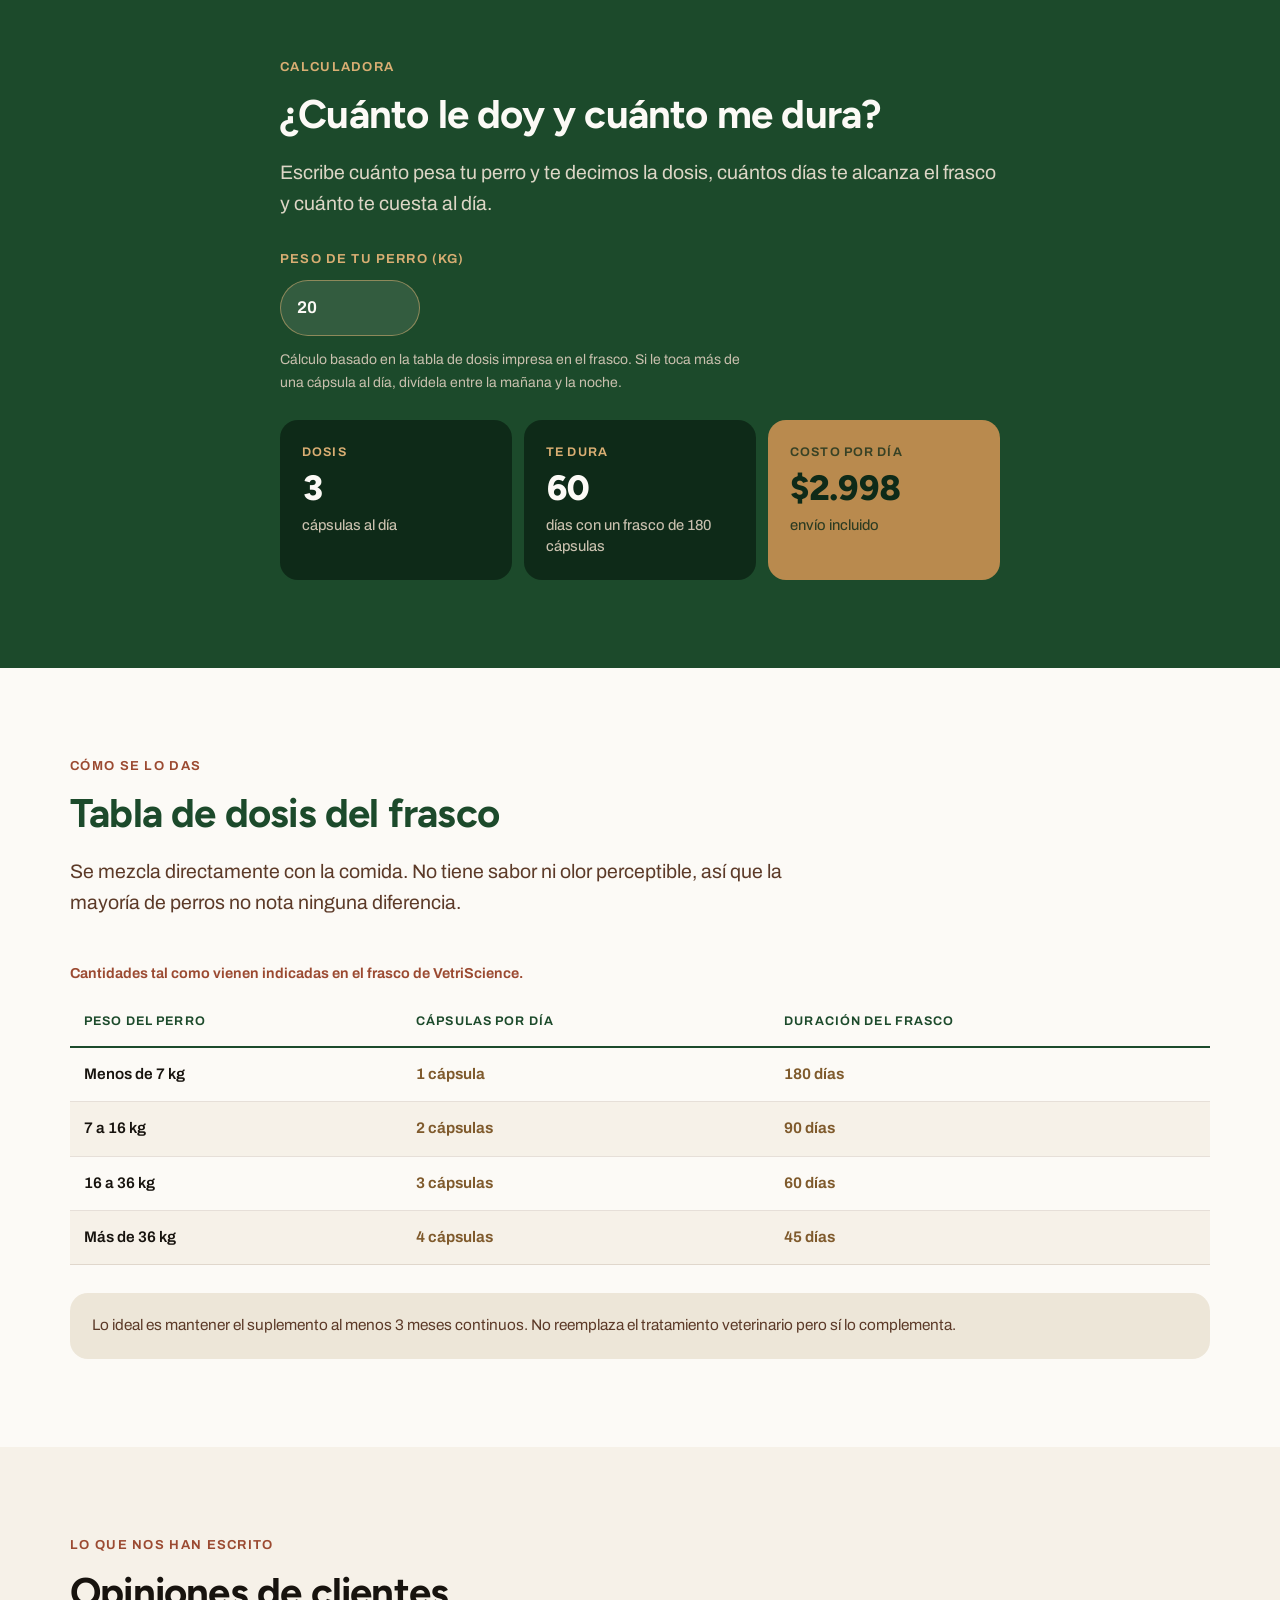
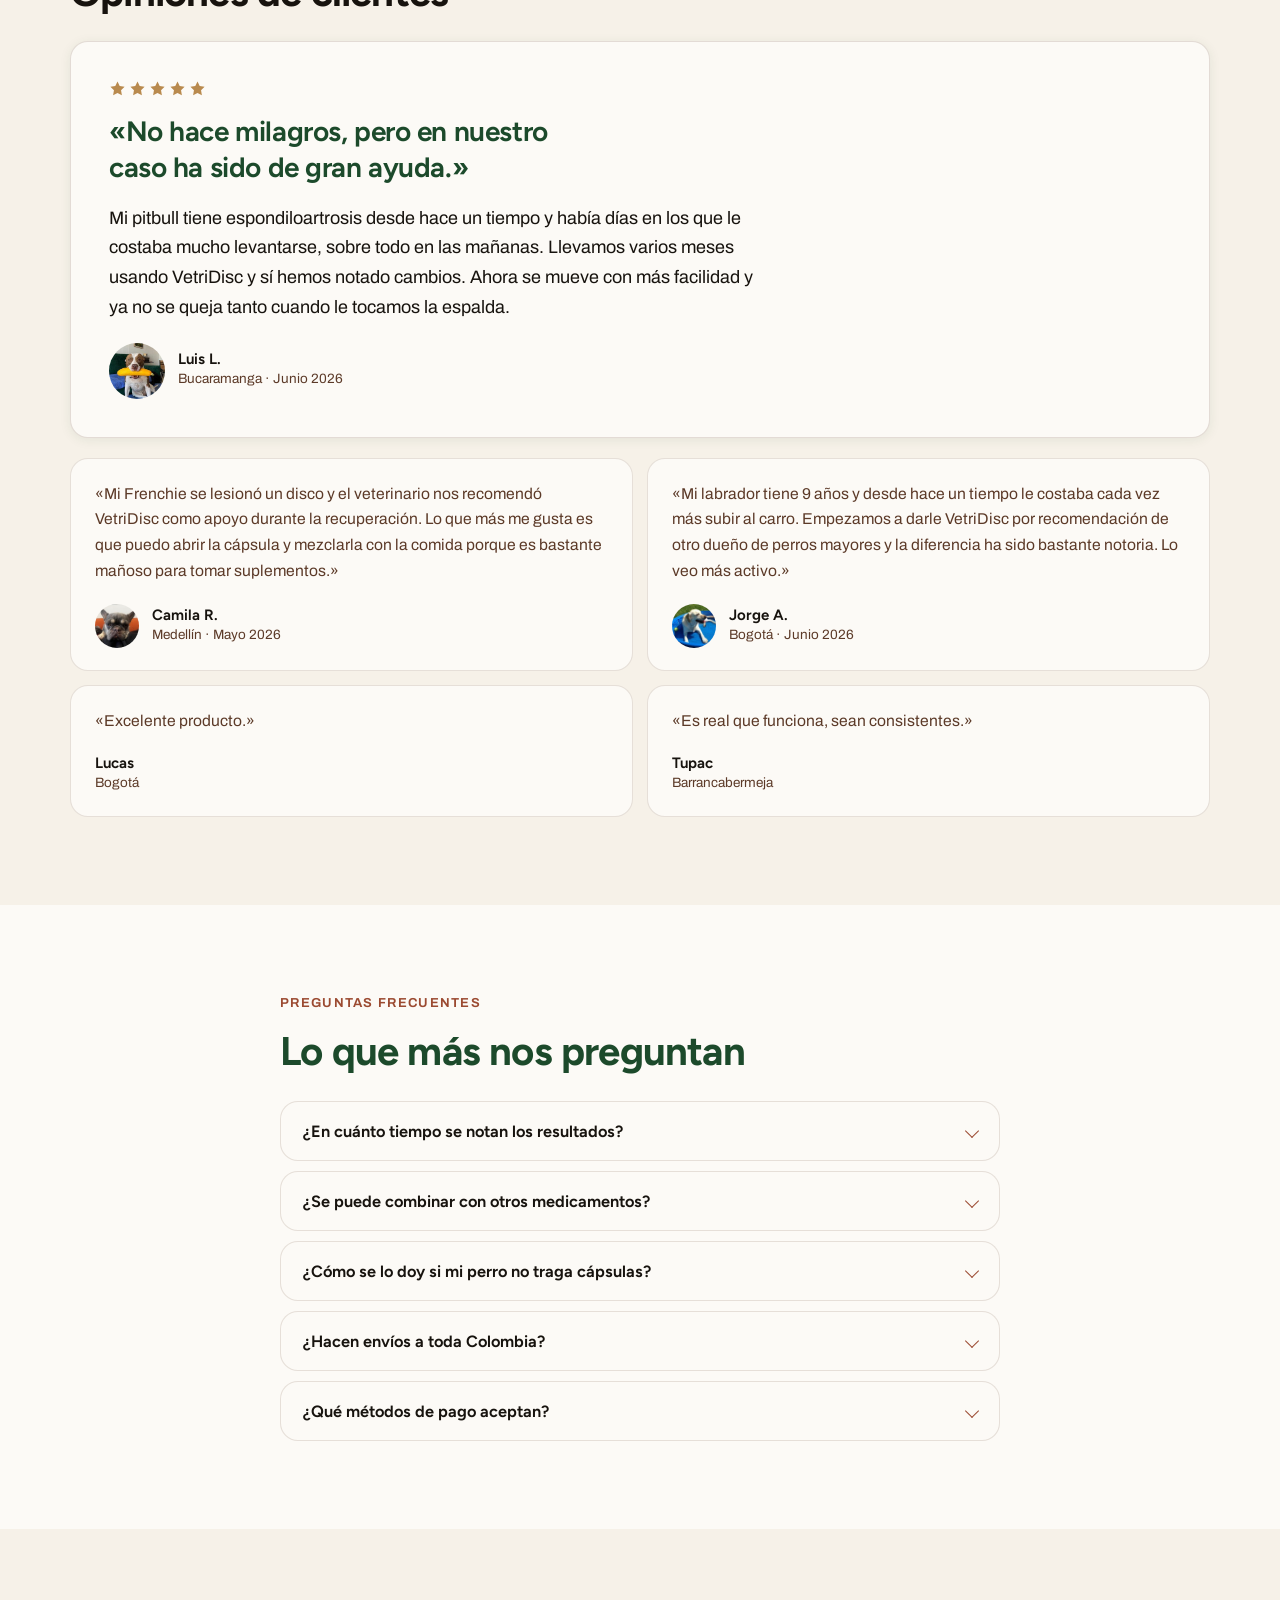
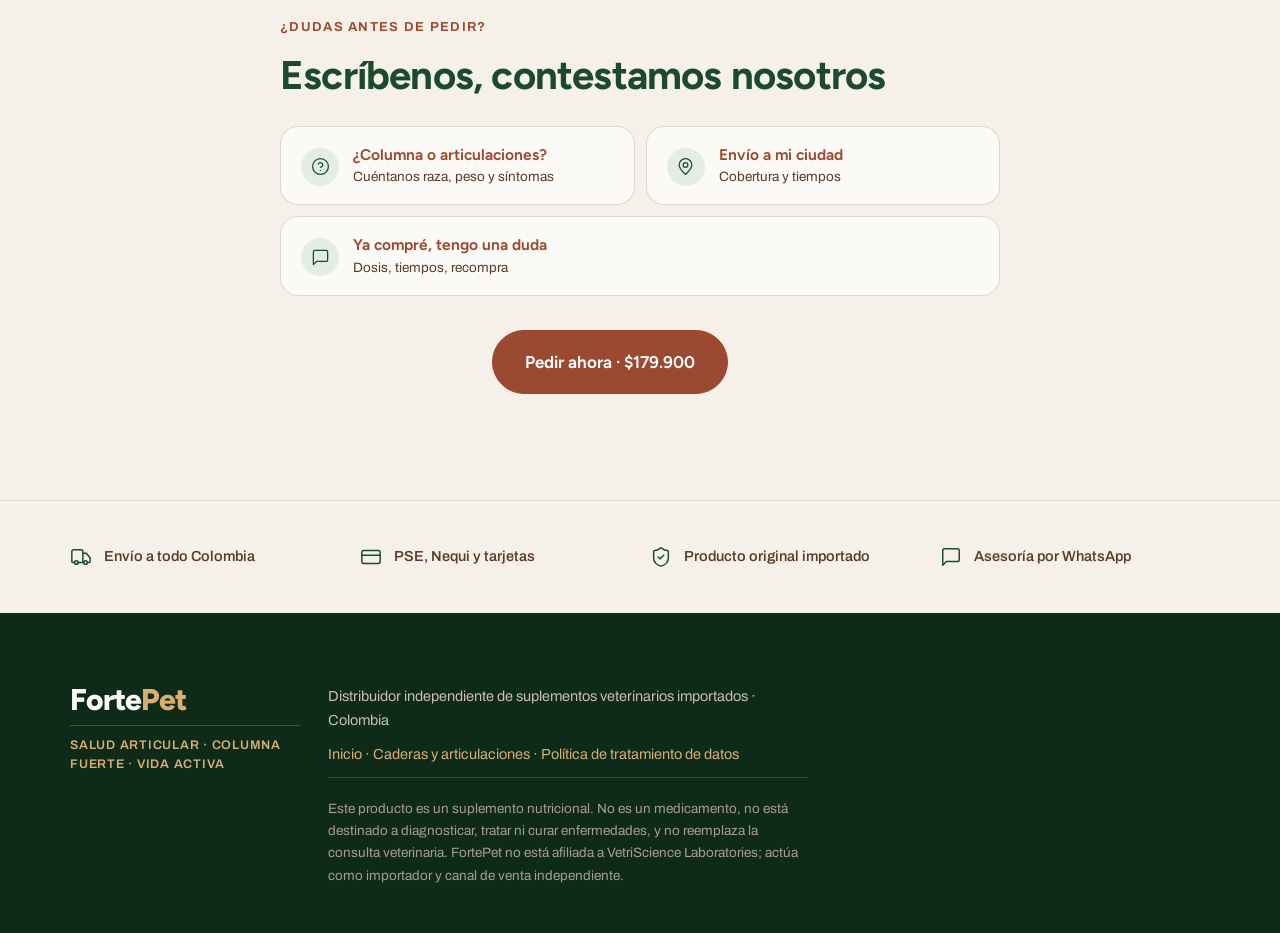
<file: vetridisc.html>
<!DOCTYPE html>
<html lang="es">
<head>
<meta charset="UTF-8">
<meta name="viewport" content="width=device-width, initial-scale=1.0">
<title>FortePet · VetriDisc · Suplemento para columna y discos en perros</title>
<meta name="description" content="VetriScience VetriDisc: 180 cápsulas formuladas exclusivamente para los discos intervertebrales del perro. Apoyo nutricional para hernia discal, IVDD y discopatía. Envío a todo Colombia.">
<link rel="icon" href="img/favicon-32.png" type="image/png" sizes="32x32">
<link rel="icon" href="img/favicon.png" type="image/png" sizes="180x180">
<link rel="apple-touch-icon" href="img/apple-touch-icon.png">
<link rel="preconnect" href="https://fonts.googleapis.com">
<link rel="preconnect" href="https://fonts.gstatic.com" crossorigin>
<link href="https://fonts.googleapis.com/css2?family=Archivo:wght@400..700&family=Figtree:wght@500..800&display=swap" rel="stylesheet">
<link rel="stylesheet" href="fortepet.css">
<!-- Open Graph · vista previa al compartir -->
<meta property="og:type" content="website">
<meta property="og:site_name" content="FortePet">
<meta property="og:locale" content="es_CO">
<meta property="og:url" content="https://fortepet.co/vetridisc.html">
<meta property="og:title" content="VetriDisc · Columna y discos">
<meta property="og:description" content="180 cápsulas con 13 activos. Apoyo nutricional para la columna y los discos intervertebrales. $179.900 con envío incluido, desde $999 al día.">
<meta property="og:image" content="https://fortepet.co/img/og-vetridisc.jpg">
<meta property="og:image:secure_url" content="https://fortepet.co/img/og-vetridisc.jpg">
<meta property="og:image:type" content="image/jpeg">
<meta property="og:image:width" content="1200">
<meta property="og:image:height" content="630">
<meta property="og:image:alt" content="VetriDisc de VetriScience">
<meta name="twitter:card" content="summary_large_image">
<meta name="twitter:title" content="VetriDisc · Columna y discos">
<meta name="twitter:description" content="180 cápsulas con 13 activos. Apoyo nutricional para la columna y los discos intervertebrales. $179.900 con envío incluido, desde $999 al día.">
<meta name="twitter:image" content="https://fortepet.co/img/og-vetridisc.jpg">
<!-- fin Open Graph -->

<!-- Meta Pixel Code -->
<script>
!function(f,b,e,v,n,t,s)
{if(f.fbq)return;n=f.fbq=function(){n.callMethod?
n.callMethod.apply(n,arguments):n.queue.push(arguments)};
if(!f._fbq)f._fbq=n;n.push=n;n.loaded=!0;n.version='2.0';
n.queue=[];t=b.createElement(e);t.async=!0;
t.src=v;s=b.getElementsByTagName(e)[0];
s.parentNode.insertBefore(t,s)}(window, document,'script',
'https://connect.facebook.net/en_US/fbevents.js');
fbq('init', '2484633745364303');
fbq('track', 'PageView');
</script>
<noscript><img height="1" width="1" alt="" style="display:none"
src="https://www.facebook.com/tr?id=2484633745364303&ev=PageView&noscript=1"
/></noscript>
<!-- End Meta Pixel Code -->
</head>
<body class="tiene-cta">

<a class="skip" href="#contenido">Saltar al contenido</a>

<header class="topbar">
  <a class="brand" href="index.html">
    <img src="img/logo-perro.webp" alt="" width="501" height="468">
    <span class="brand-txt">Forte<span>Pet</span></span>
  </a>
  <div class="topbar-right">
    <a class="link" href="hip-joint.html">¿Son las caderas? Ver GlycoFlex 3</a>
    <a class="btn btn-terra" style="padding:11px 20px;font-size:15px" href="vetridisc-checkout.html">Pedir ahora</a>
  </div>
</header>

<main id="contenido">

<!-- ============ HERO ============ -->
<section class="hero">
  <div class="hero-grid">
    <div>
      <p class="eyebrow">VetriDisc · Columna y discos</p>
      <h1>Apoyo nutricional para la <span class="destaca">columna vertebral</span> de tu perro</h1>
      <p class="lead">VetriScience VetriDisc. Son 180 cápsulas sin sabor, fácil de dar. No es para las articulaciones en general, es para la columna.</p>
      <ul class="hero-marcas">
        <li>Perros de todos los tamaños</li>
      </ul>
      <div class="hero-cta">
        <a class="btn btn-terra" href="#comprar">Ver precio y pedir</a>
        <a class="btn btn-verde-suave" href="#calculadora">¿Cuánto me dura?</a>
      </div>
      <p class="hero-nota">Envío incluido · Pago con PSE, Nequi y tarjetas</p>
    </div>
    <div class="hero-img">
      <img src="img/vetridisc-pack2.webp" alt="VetriScience VetriDisc, 180 cápsulas" width="290" height="558" fetchpriority="high" style="max-width:min(100%,290px)">
    </div>
  </div>
</section>

<!-- ============ CHECKLIST ============ -->
<section class="band band-blanco">
  <div class="inner-narrow">
    <p class="eyebrow">Empecemos por aquí</p>
    <h2 style="color:var(--verde)">¿Reconoces alguna de estas señales?</h2>
    <p class="lead">Muchos dueños piensan que se trata solo de vejez o pereza, pero estos comportamientos podrían mejorar con la suplementación nutricional correcta. Marca las que veas en tu perro:</p>

    <ul class="checklist" id="senales">
      <li><label class="check">
        <input type="checkbox">
        <span class="box"><svg viewBox="0 0 24 24" fill="none" stroke="currentColor" stroke-width="2.6" stroke-linecap="round" stroke-linejoin="round" aria-hidden="true"><path d="M20 6 9 17l-5-5"/></svg></span>
        <span class="txt">Le cuesta levantarse del piso después de descansar</span>
      </label></li>
      <li><label class="check">
        <input type="checkbox">
        <span class="box"><svg viewBox="0 0 24 24" fill="none" stroke="currentColor" stroke-width="2.6" stroke-linecap="round" stroke-linejoin="round" aria-hidden="true"><path d="M20 6 9 17l-5-5"/></svg></span>
        <span class="txt">Evita subir o bajar escaleras que antes no le costaban</span>
      </label></li>
      <li><label class="check">
        <input type="checkbox">
        <span class="box"><svg viewBox="0 0 24 24" fill="none" stroke="currentColor" stroke-width="2.6" stroke-linecap="round" stroke-linejoin="round" aria-hidden="true"><path d="M20 6 9 17l-5-5"/></svg></span>
        <span class="txt">Se queja o se tensa cuando lo tocas en la espalda</span>
      </label></li>
      <li><label class="check">
        <input type="checkbox">
        <span class="box"><svg viewBox="0 0 24 24" fill="none" stroke="currentColor" stroke-width="2.6" stroke-linecap="round" stroke-linejoin="round" aria-hidden="true"><path d="M20 6 9 17l-5-5"/></svg></span>
        <span class="txt">Camina encorvado o con la cabeza más baja de lo normal</span>
      </label></li>
      <li><label class="check">
        <input type="checkbox">
        <span class="box"><svg viewBox="0 0 24 24" fill="none" stroke="currentColor" stroke-width="2.6" stroke-linecap="round" stroke-linejoin="round" aria-hidden="true"><path d="M20 6 9 17l-5-5"/></svg></span>
        <span class="txt">Ya no juega ni corre como antes sin razón aparente</span>
      </label></li>
      <li><label class="check">
        <input type="checkbox">
        <span class="box"><svg viewBox="0 0 24 24" fill="none" stroke="currentColor" stroke-width="2.6" stroke-linecap="round" stroke-linejoin="round" aria-hidden="true"><path d="M20 6 9 17l-5-5"/></svg></span>
        <span class="txt">Tiene diagnóstico de hernia discal, IVDD o discopatía</span>
      </label></li>
    </ul>

    <div class="check-result" id="senalesResultado" role="status" aria-live="polite">
      <strong>Marca las que reconozcas</strong>
      Te decimos qué significan en conjunto.
    </div>
  </div>
</section>

<!-- ============ COMPRA ============ -->
<section class="band band-crema" id="comprar">
  <div class="inner">
    <div class="compra">

      <div class="compra-galeria">
        <div class="marco">
          <img id="imgPrincipal" src="img/vetridisc-pack2.webp" alt="VetriScience VetriDisc frasco principal" width="290" height="558" loading="lazy" style="max-width:min(100%,290px)">
        </div>
        <div class="thumbs" role="group" aria-label="Imágenes del producto">
          <button type="button" class="thumb" aria-current="true" data-full="img/vetridisc-pack2.webp" data-alt="VetriScience VetriDisc frasco principal" data-max="290">
            <img src="img/vetridisc-thumb.jpg" alt="Vista frontal" width="240" height="462" loading="lazy">
          </button>
          <button type="button" class="thumb" aria-current="false" data-full="img/vetridisc-lateral.webp" data-alt="Etiqueta trasera de VetriDisc con la tabla Product Facts" data-max="290">
            <img src="img/vetridisc-lateral-thumb.jpg" alt="Etiqueta trasera" width="240" height="462" loading="lazy">
          </button>
          <button type="button" class="thumb" aria-current="false" data-full="img/vetridisc-ingredientes.jpg" data-alt="Sellos de calidad y certificaciones de VetriScience" data-max="400">
            <img src="img/vetridisc-ingredientes.jpg" alt="Sellos de calidad" width="400" height="400" loading="lazy">
          </button>
        </div>
      </div>

      <div>
        <p class="eyebrow">VetriScience Laboratories · Vermont, EE.UU.</p>
        <h2>VetriDisc · Columna y discos</h2>
        <p class="lead">180 cápsulas por frasco, formuladas exclusivamente para la columna de tu perro, sin importar su raza ni tamaño.</p>

        <ul class="beneficios">
          <li>
            <span class="tick"><svg viewBox="0 0 24 24" fill="none" stroke="currentColor" stroke-width="2.6" stroke-linecap="round" stroke-linejoin="round" aria-hidden="true"><path d="M20 6 9 17l-5-5"/></svg></span>
            <span>13 ingredientes activos, con cartílago traqueal bovino como fuente concentrada de condroitín sulfato.</span>
          </li>
          <li>
            <span class="tick"><svg viewBox="0 0 24 24" fill="none" stroke="currentColor" stroke-width="2.6" stroke-linecap="round" stroke-linejoin="round" aria-hidden="true"><path d="M20 6 9 17l-5-5"/></svg></span>
            <span>Si tu perro no traga cápsulas, se abre y se mezcla con la comida. No tiene sabor ni olor perceptible.</span>
          </li>
          <li>
            <span class="tick"><svg viewBox="0 0 24 24" fill="none" stroke="currentColor" stroke-width="2.6" stroke-linecap="round" stroke-linejoin="round" aria-hidden="true"><path d="M20 6 9 17l-5-5"/></svg></span>
            <span>Sirve para perros de todos los tamaños: solo cambia la cantidad diaria según el peso.</span>
          </li>
        </ul>

        <p class="precio">$179.900</p>
        <p class="precio-sub">Frasco de 180 cápsulas · Envío incluido</p>
        <p class="precio-dia" id="precioDiaResumen">Desde $999 al día para un perro de menos de 7 kg</p>

        <div class="compra-acciones">
          <a class="btn btn-terra btn-lg" href="vetridisc-checkout.html">Pedir ahora</a>
          <a class="btn btn-linea btn-lg" href="https://wa.me/573208755743?text=Hola%2C%20quiero%20pedir%20el%20VetriDisc%20para%20mi%20perro" target="_blank" rel="noopener">Preguntar por WhatsApp</a>
        </div>

        <p class="pago-nota">
          <svg viewBox="0 0 24 24" fill="none" stroke="currentColor" stroke-width="1.6" stroke-linecap="round" stroke-linejoin="round" aria-hidden="true"><rect width="18" height="11" x="3" y="11" rx="2"/><path d="M7 11V7a5 5 0 0 1 10 0v4"/></svg>
          Pago seguro con Wompi · Bancolombia, PSE, Nequi y tarjetas
        </p>

        <div class="aviso">
          <p><strong>Antes de comprar:</strong> lo ideal es mantenerlo al menos 3 meses continuos. Más abajo hay una calculadora que te dice cuánto te dura el frasco según el peso de tu perro.</p>
        </div>
      </div>

    </div>
  </div>
</section>

<!-- ============ INGREDIENTES ============ -->
<section class="band band-blanco">
  <div class="inner">
    <p class="eyebrow">Lo que trae adentro</p>
    <h2 style="color:var(--verde)">Qué lleva y para qué sirve cada cosa</h2>
    <p class="lead">13 ingredientes activos trabajando en tres frentes: aportar materiales, activar procesos y proteger el tejido de la columna.</p>

    <div class="nutri">
      <div class="nutri-row">
        <p class="nutri-qty">200<small>mg</small></p>
        <div>
          <p class="nutri-name">Cartílago traqueal bovino</p>
          <p class="nutri-desc">El ingrediente principal. Es la fuente más concentrada de condroitín sulfato, el mismo material que forma los discos intervertebrales. Aporta al cuerpo los componentes con los que mantiene ese tejido.</p>
        </div>
      </div>
      <div class="nutri-row">
        <p class="nutri-qty">100<small>mg</small></p>
        <div>
          <p class="nutri-name">Vitamina C</p>
          <p class="nutri-desc">Sin vitamina C no hay producción de colágeno, y el colágeno es la base del tejido conectivo. Es el punto de partida de toda la cadena de síntesis.</p>
        </div>
      </div>
      <div class="nutri-row">
        <p class="nutri-qty">50<small>mg</small></p>
        <div>
          <p class="nutri-name">L-Taurina</p>
          <p class="nutri-desc">Aminoácido esencial para fabricar tejido conectivo en la columna. Piénsalo como los ladrillos con los que el cuerpo construye la estructura del disco.</p>
        </div>
      </div>
      <div class="nutri-row">
        <p class="nutri-qty">30<small>mg</small></p>
        <div>
          <p class="nutri-name">Manganeso</p>
          <p class="nutri-desc">Activa las enzimas que producen glicosaminoglicanos, las moléculas que le dan elasticidad al cartílago. Sin manganeso ese proceso simplemente no ocurre.</p>
        </div>
      </div>
      <div class="nutri-row">
        <p class="nutri-qty">30<small>mg</small></p>
        <div>
          <p class="nutri-name">L-Serina</p>
          <p class="nutri-desc">Conecta las moléculas de glicosaminoglicanos con las proteínas del tejido. Es el puente que mantiene unida la estructura interna del disco.</p>
        </div>
      </div>
      <div class="nutri-row">
        <p class="nutri-qty">10<small>mg</small></p>
        <div>
          <p class="nutri-name">Cola de caballo</p>
          <p class="nutri-desc">Fuente natural de silicio orgánico, necesario para mantener la flexibilidad e integridad del tejido conectivo. Una planta con siglos de uso medicinal.</p>
        </div>
      </div>
      <div class="nutri-row">
        <p class="nutri-qty">10<small>mg</small></p>
        <div>
          <p class="nutri-name">Vitamina B6</p>
          <p class="nutri-desc">Participa en la función normal del sistema nervioso. Cuando un disco está comprometido, el nervio también se ve afectado, y la B6 trabaja específicamente en ese frente.</p>
        </div>
      </div>
      <div class="nutri-row">
        <p class="nutri-qty" style="font-size:1.1rem;letter-spacing:0">Minerales</p>
        <div>
          <p class="nutri-name">Calcio, Magnesio y Zinc</p>
          <p class="nutri-desc">Los tres trabajan juntos para el soporte óseo: calcio para la estructura, magnesio para el mantenimiento y zinc para la reparación del tejido.</p>
        </div>
      </div>
      <div class="nutri-row">
        <p class="nutri-qty" style="font-size:1.1rem;letter-spacing:0">Soporte</p>
        <div>
          <p class="nutri-name">Vitamina D3 y Pepsina</p>
          <p class="nutri-desc">La D3 permite que el calcio se absorba correctamente. La pepsina asegura que los ingredientes proteicos se digieran bien y lleguen donde tienen que llegar.</p>
        </div>
      </div>
    </div>

    <p class="ficha-link">
      <a href="img/vetridisc-facts.webp" target="_blank" rel="noopener">
        <svg viewBox="0 0 24 24" fill="none" stroke="currentColor" stroke-width="1.7" stroke-linecap="round" stroke-linejoin="round" aria-hidden="true"><path d="M15 2H6a2 2 0 0 0-2 2v16a2 2 0 0 0 2 2h12a2 2 0 0 0 2-2V7Z"/><path d="M14 2v4a2 2 0 0 0 2 2h4"/><path d="M8 13h8"/><path d="M8 17h8"/><path d="M8 9h2"/></svg>
        <span>Ficha técnica</span>
        <svg class="flecha" viewBox="0 0 24 24" fill="none" stroke="currentColor" stroke-width="2.2" stroke-linecap="round" stroke-linejoin="round" aria-hidden="true"><path d="M7 17 17 7"/><path d="M7 7h10v10"/></svg>
      </a>
    </p>

  </div>
</section>

<!-- ============ FRANJA ============ -->
<section class="franja">
  <p>Hecho para la columna vertebral. <span class="destaca">No para articulaciones en general.</span></p>
</section>

<!-- ============ CALCULADORA ============ -->
<section class="band band-verde on-verde" id="calculadora">
  <div class="inner-narrow">
    <p class="eyebrow">Calculadora</p>
    <h2>¿Cuánto le doy y cuánto me dura?</h2>
    <p class="lead">Escribe cuánto pesa tu perro y te decimos la dosis, cuántos días te alcanza el frasco y cuánto te cuesta al día.</p>

    <div class="calc">
      <label for="peso">Peso de tu perro (kg)</label>
      <input type="number" id="peso" min="1" max="90" step="1" value="20" inputmode="numeric">
      <p class="calc-hint">Cálculo basado en la tabla de dosis impresa en el frasco. Si le toca más de una cápsula al día, divídela entre la mañana y la noche.</p>

      <div class="calc-out">
        <div class="calc-cell">
          <p class="calc-k">Dosis</p>
          <p class="calc-v" id="cDosis">3<small>cápsulas al día</small></p>
        </div>
        <div class="calc-cell">
          <p class="calc-k">Te dura</p>
          <p class="calc-v" id="cDura">60<small>días con un frasco de 180 cápsulas</small></p>
        </div>
        <div class="calc-cell destacado">
          <p class="calc-k">Costo por día</p>
          <p class="calc-v" id="cDia">$2.998<small>envío incluido</small></p>
        </div>
      </div>
    </div>
  </div>
</section>

<!-- ============ ADMINISTRACIÓN ============ -->
<section class="band band-blanco">
  <div class="inner">
    <p class="eyebrow">Cómo se lo das</p>
    <h2 style="color:var(--verde)">Tabla de dosis del frasco</h2>
    <p class="lead">Se mezcla directamente con la comida. No tiene sabor ni olor perceptible, así que la mayoría de perros no nota ninguna diferencia.</p>

    <div class="tabla-wrap">
      <table class="tabla">
        <caption><strong style="color:var(--terra-osc)">Cantidades tal como vienen indicadas en el frasco de VetriScience.</strong></caption>
        <thead>
          <tr><th scope="col">Peso del perro</th><th scope="col">Cápsulas por día</th><th scope="col">Duración del frasco</th></tr>
        </thead>
        <tbody>
          <tr><td>Menos de 7 kg</td><td class="n">1 cápsula</td><td class="n">180 días</td></tr>
          <tr><td>7 a 16 kg</td><td class="n">2 cápsulas</td><td class="n">90 días</td></tr>
          <tr><td>16 a 36 kg</td><td class="n">3 cápsulas</td><td class="n">60 días</td></tr>
          <tr><td>Más de 36 kg</td><td class="n">4 cápsulas</td><td class="n">45 días</td></tr>
        </tbody>
      </table>
    </div>

    <div class="aviso" style="margin-top:28px">
      <p>Lo ideal es mantener el suplemento al menos 3 meses continuos. No reemplaza el tratamiento veterinario pero sí lo complementa.</p>
    </div>
  </div>
</section>

<!-- ============ RESEÑAS ============ -->
<section class="band band-crema">
  <div class="inner">
    <p class="eyebrow">Lo que nos han escrito</p>
    <h2>Opiniones de clientes</h2>

    <div class="resena-destacada" style="margin-top:26px">
      <div class="estrellas" aria-label="5 de 5 estrellas">
        <svg viewBox="0 0 24 24" fill="currentColor" aria-hidden="true"><polygon points="12,2 15.1,8.6 22,9.5 17,14.4 18.2,21.5 12,18.2 5.8,21.5 7,14.4 2,9.5 8.9,8.6"/></svg>
        <svg viewBox="0 0 24 24" fill="currentColor" aria-hidden="true"><polygon points="12,2 15.1,8.6 22,9.5 17,14.4 18.2,21.5 12,18.2 5.8,21.5 7,14.4 2,9.5 8.9,8.6"/></svg>
        <svg viewBox="0 0 24 24" fill="currentColor" aria-hidden="true"><polygon points="12,2 15.1,8.6 22,9.5 17,14.4 18.2,21.5 12,18.2 5.8,21.5 7,14.4 2,9.5 8.9,8.6"/></svg>
        <svg viewBox="0 0 24 24" fill="currentColor" aria-hidden="true"><polygon points="12,2 15.1,8.6 22,9.5 17,14.4 18.2,21.5 12,18.2 5.8,21.5 7,14.4 2,9.5 8.9,8.6"/></svg>
        <svg viewBox="0 0 24 24" fill="currentColor" aria-hidden="true"><polygon points="12,2 15.1,8.6 22,9.5 17,14.4 18.2,21.5 12,18.2 5.8,21.5 7,14.4 2,9.5 8.9,8.6"/></svg>
      </div>
      <blockquote class="resena-cita">«No hace milagros, pero en nuestro caso ha sido de gran ayuda.»</blockquote>
      <p>Mi pitbull tiene espondiloartrosis desde hace un tiempo y había días en los que le costaba mucho levantarse, sobre todo en las mañanas. Llevamos varios meses usando VetriDisc y sí hemos notado cambios. Ahora se mueve con más facilidad y ya no se queja tanto cuando le tocamos la espalda.</p>
      <div class="autor">
        <img src="img/resena-pitbull.jpg" alt="Pitbull de Luis L." width="56" height="56" loading="lazy">
        <div><div class="n">Luis L.</div><div class="d">Bucaramanga · Junio 2026</div></div>
      </div>
    </div>

    <div class="resena-lista">
      <div class="resena-item">
        <p>«Mi Frenchie se lesionó un disco y el veterinario nos recomendó VetriDisc como apoyo durante la recuperación. Lo que más me gusta es que puedo abrir la cápsula y mezclarla con la comida porque es bastante mañoso para tomar suplementos.»</p>
        <div class="autor"><img src="img/resena-frenchie.jpg" alt="Bulldog francés de Camila R." width="44" height="44" loading="lazy"><div><div class="n">Camila R.</div><div class="d">Medellín · Mayo 2026</div></div></div>
      </div>
      <div class="resena-item">
        <p>«Mi labrador tiene 9 años y desde hace un tiempo le costaba cada vez más subir al carro. Empezamos a darle VetriDisc por recomendación de otro dueño de perros mayores y la diferencia ha sido bastante notoria. Lo veo más activo.»</p>
        <div class="autor"><img src="img/resena-labrador.jpg" alt="Labrador de Jorge A." width="44" height="44" loading="lazy"><div><div class="n">Jorge A.</div><div class="d">Bogotá · Junio 2026</div></div></div>
      </div>
      <div class="resena-item">
        <p>«Excelente producto.»</p>
        <div class="autor"><div><div class="n">Lucas</div><div class="d">Bogotá</div></div></div>
      </div>
      <div class="resena-item">
        <p>«Es real que funciona, sean consistentes.»</p>
        <div class="autor"><div><div class="n">Tupac</div><div class="d">Barrancabermeja</div></div></div>
      </div>
    </div>
  </div>
</section>

<!-- ============ FAQ ============ -->
<section class="band band-blanco">
  <div class="inner-narrow">
    <p class="eyebrow">Preguntas frecuentes</p>
    <h2 style="color:var(--verde)">Lo que más nos preguntan</h2>

    <div class="faq">
      <details>
        <summary>¿En cuánto tiempo se notan los resultados?</summary>
        <p>Los suplementos estructurales necesitan tiempo. La mayoría de dueños empieza a notar cambios entre las 4 y 8 semanas de uso continuo. Para condiciones crónicas como la discoespondiloartrosis, lo que hace la diferencia es el uso sostenido a largo plazo.</p>
      </details>
      <details>
        <summary>¿Se puede combinar con otros medicamentos?</summary>
        <p>En la mayoría de casos sí. Es un suplemento nutricional, no un medicamento. Muchos veterinarios lo recomiendan junto a tratamientos como el Trarnic. Siempre es buena idea confirmarlo con tu veterinario si tu perro tiene un protocolo específico.</p>
      </details>
      <details>
        <summary>¿Cómo se lo doy si mi perro no traga cápsulas?</summary>
        <p>Sin problema. La cápsula se abre y el contenido se mezcla con la comida de siempre. No tiene sabor ni olor perceptible y la gran mayoría de perros no nota ninguna diferencia.</p>
      </details>
      <details>
        <summary>¿Hacen envíos a toda Colombia?</summary>
        <p>Sí, a todas las ciudades principales. El tiempo varía según el destino, pero generalmente llega entre 2 y 5 días hábiles. Escríbenos por WhatsApp si quieres confirmar disponibilidad a tu ciudad.</p>
      </details>
      <details>
        <summary>¿Qué métodos de pago aceptan?</summary>
        <p>PSE, Bancolombia, Nequi, Daviplata y todas las tarjetas débito y crédito a través de Wompi, la plataforma de pagos de Bancolombia.</p>
      </details>
    </div>
  </div>
</section>

<!-- ============ CIERRE + WHATSAPP ============ -->
<section class="band band-crema">
  <div class="inner-narrow">
    <p class="eyebrow">¿Dudas antes de pedir?</p>
    <h2 style="color:var(--verde)">Escríbenos, contestamos nosotros</h2>
    <div class="wa-router">
            <a class="wa-op" href="https://wa.me/573208755743?text=Hola%2C%20no%20s%C3%A9%20si%20es%20columna%20o%20articulaciones.%20Te%20cuento%20lo%20que%20le%20pasa%20a%20mi%20perro." target="_blank" rel="noopener">
        <span class="ico"><svg viewBox="0 0 24 24" fill="none" stroke="currentColor" stroke-width="1.6" stroke-linecap="round" stroke-linejoin="round" aria-hidden="true"><circle cx="12" cy="12" r="10"/><path d="M9.09 9a3 3 0 0 1 5.83 1c0 2-3 3-3 3"/><path d="M12 17h.01"/></svg></span>
        <span><b>¿Columna o articulaciones?</b><span>Cuéntanos raza, peso y síntomas</span></span>
      </a>
      <a class="wa-op" href="https://wa.me/573208755743?text=Hola%2C%20quiero%20confirmar%20si%20hacen%20env%C3%ADo%20a%20mi%20ciudad" target="_blank" rel="noopener">
        <span class="ico"><svg viewBox="0 0 24 24" fill="none" stroke="currentColor" stroke-width="1.6" stroke-linecap="round" stroke-linejoin="round" aria-hidden="true"><path d="M20 10c0 4.4-8 12-8 12s-8-7.6-8-12a8 8 0 0 1 16 0Z"/><circle cx="12" cy="10" r="3"/></svg></span>
        <span><b>Envío a mi ciudad</b><span>Cobertura y tiempos</span></span>
      </a>
      <a class="wa-op ancho" href="https://wa.me/573208755743?text=Hola%2C%20ya%20compr%C3%A9%20el%20VetriDisc%20y%20tengo%20una%20duda" target="_blank" rel="noopener">
        <span class="ico"><svg viewBox="0 0 24 24" fill="none" stroke="currentColor" stroke-width="1.6" stroke-linecap="round" stroke-linejoin="round" aria-hidden="true"><path d="M21 15a2 2 0 0 1-2 2H7l-4 4V5a2 2 0 0 1 2-2h14a2 2 0 0 1 2 2z"/></svg></span>
        <span><b>Ya compré, tengo una duda</b><span>Dosis, tiempos, recompra</span></span>
      </a>
    </div>

    <p class="centro" style="margin-top:34px">
      <a class="btn btn-terra btn-lg" href="vetridisc-checkout.html">Pedir ahora · $179.900</a>
    </p>
  </div>
</section>

<!-- ============ CONFIANZA ============ -->
<section class="confianza">
  <ul>
    <li><svg viewBox="0 0 24 24" fill="none" stroke="currentColor" stroke-width="1.6" stroke-linecap="round" stroke-linejoin="round" aria-hidden="true"><path d="M14 18V6a2 2 0 0 0-2-2H4a2 2 0 0 0-2 2v11a1 1 0 0 0 1 1h2"/><path d="M15 18H9"/><path d="M19 18h2a1 1 0 0 0 1-1v-3.65a1 1 0 0 0-.22-.62l-3.48-4.35A1 1 0 0 0 17.52 8H14"/><circle cx="17" cy="18" r="2"/><circle cx="7" cy="18" r="2"/></svg>Envío a todo Colombia</li>
    <li><svg viewBox="0 0 24 24" fill="none" stroke="currentColor" stroke-width="1.6" stroke-linecap="round" stroke-linejoin="round" aria-hidden="true"><rect width="20" height="14" x="2" y="5" rx="2"/><path d="M2 10h20"/></svg>PSE, Nequi y tarjetas</li>
    <li><svg viewBox="0 0 24 24" fill="none" stroke="currentColor" stroke-width="1.6" stroke-linecap="round" stroke-linejoin="round" aria-hidden="true"><path d="M20 13c0 5-3.5 7.5-7.7 8.9a1 1 0 0 1-.6 0C7.5 20.5 4 18 4 13V6a1 1 0 0 1 1-1c2 0 4.5-1.2 6.2-2.7a1 1 0 0 1 1.5 0C14.5 3.8 17 5 19 5a1 1 0 0 1 1 1z"/><path d="m9 12 2 2 4-4"/></svg>Producto original importado</li>
    <li><svg viewBox="0 0 24 24" fill="none" stroke="currentColor" stroke-width="1.6" stroke-linecap="round" stroke-linejoin="round" aria-hidden="true"><path d="M21 15a2 2 0 0 1-2 2H7l-4 4V5a2 2 0 0 1 2-2h14a2 2 0 0 1 2 2z"/></svg>Asesoría por WhatsApp</li>
  </ul>
</section>

</main>

<footer class="pie">
  <div class="pie-inner">
    <div class="pie-marca">
      <span class="pie-nombre">Forte<span>Pet</span></span>
      <span class="pie-tag">Salud articular · Columna fuerte · Vida activa</span>
    </div>
    <div>
      <p>Distribuidor independiente de suplementos veterinarios importados · Colombia</p>
      <p><a href="index.html">Inicio</a> · <a href="hip-joint.html">Caderas y articulaciones</a> · <a href="politica-datos.html">Política de tratamiento de datos</a></p>
      <p class="pie-legal">Este producto es un suplemento nutricional. No es un medicamento, no está destinado a diagnosticar, tratar ni curar enfermedades, y no reemplaza la consulta veterinaria. FortePet no está afiliada a VetriScience Laboratories; actúa como importador y canal de venta independiente.</p>
    </div>
  </div>
</footer>

<div class="cta-movil">
  <span class="p">$179.900</span>
  <a class="btn btn-terra" href="vetridisc-checkout.html">Pedir ahora</a>
</div>

<script>
document.querySelectorAll('.thumb').forEach(function(b){
  b.addEventListener('click', function(){
    document.querySelectorAll('.thumb').forEach(function(x){ x.setAttribute('aria-current','false'); });
    b.setAttribute('aria-current','true');
    var main = document.getElementById('imgPrincipal');
    main.src = b.dataset.full;
    main.alt = b.dataset.alt;
    main.style.maxWidth = 'min(100%,' + b.dataset.max + 'px)';
  });
});

(function(){
  var boxes = document.querySelectorAll('#senales input[type=checkbox]');
  var out = document.getElementById('senalesResultado');
  function pintar(){
    var n = 0;
    boxes.forEach(function(b){ if(b.checked) n++; });
    var t, s;
    if(n === 0){
      t = 'Marca las que reconozcas';
      s = 'Te decimos qué significan en conjunto.';
    } else if(n === 1){
      t = 'Marcaste 1 de 6';
      s = 'Una sola señal puede ser cansancio o molestia puntual. Te recomendamos hacerle seguimiento para ver si sus molestias perduran.';
    } else if(n <= 3){
      t = 'Marcaste ' + n + ' de 6';
      s = 'Varias de estas señales apuntan a la columna, no a las articulaciones en general. VetriDisc está formulado para este momento.';
    } else {
      t = 'Marcaste ' + n + ' de 6';
      s = 'Son varias señales a la vez. Además del apoyo nutricional, esto amerita una revisión veterinaria, el suplemento no sustituye un diagnóstico.';
    }
    out.innerHTML = '<strong></strong>';
    out.querySelector('strong').textContent = t;
    out.appendChild(document.createTextNode(s));
  }
  boxes.forEach(function(b){ b.addEventListener('change', pintar); });
  pintar();
})();

(function(){
  var PRECIO = 179900, UNIDADES = 180;
  var TRAMOS = [
    { max: 7,   dosis: 1, texto: 'menos de 7 kg' },
    { max: 16,  dosis: 2, texto: 'de 7 a 16 kg' },
    { max: 36,  dosis: 3, texto: 'de 16 a 36 kg' },
    { max: 999, dosis: 4, texto: 'más de 36 kg' }
  ];
  var input = document.getElementById('peso');
  var elDosis = document.getElementById('cDosis');
  var elDura  = document.getElementById('cDura');
  var elDia   = document.getElementById('cDia');
  var elRes   = document.getElementById('precioDiaResumen');

  function cop(n){ return '$' + Math.round(n).toLocaleString('es-CO'); }
  function set(el, valor, nota){
    el.innerHTML = '';
    el.appendChild(document.createTextNode(valor));
    var s = document.createElement('small');
    s.textContent = nota;
    el.appendChild(s);
  }

  function calcular(){
    var kg = parseFloat(input.value);
    if(isNaN(kg) || kg < 1){ return; }
    var t = TRAMOS.find(function(x){ return kg <= x.max; });
    var dias = Math.floor(UNIDADES / t.dosis);
    var porDia = PRECIO / dias;
    set(elDosis, t.dosis, (t.dosis === 1 ? 'cápsula' : 'cápsulas') + ' al día');
    set(elDura, dias, 'días con un frasco de 180 cápsulas');
    set(elDia, cop(porDia), 'envío incluido');
    elRes.textContent = cop(porDia) + ' al día para un perro de ' + t.texto;
  }
  input.addEventListener('input', calcular);
  calcular();
})();
</script>

</body>
</html>
</file>
<file: fortepet.css>
/* ============================================================
   FortePet · Sistema de diseño · versión cálida
   Crema dominante. El verde aparece en el header, la calculadora
   y el pie. La franja destacada usa terracota suave.
   Contrastes verificados AA. El dorado #B98A4E y el terracota
   #C4674A son SOLO decorativos sobre crema (2.7:1 y 3.5:1);
   para texto se usan --oro-osc y --terra-osc.
   ============================================================ */

:root{
  --verde:      #1C4A2B;
  --verde-tinta:#0E2A18;
  --verde-suave:#E4EDE4;

  --terra:      #C4674A;   /* decorativo: bordes, iconos grandes */
  --terra-osc:  #9B4A31;   /* texto y botones · AA 5.5:1 sobre crema */
  --terra-suave:#F7E4DA;   /* fondo de bloque cálido */

  --oro:        #B98A4E;   /* decorativo */
  --oro-osc:    #7F5A2C;   /* texto sobre crema · AA 5.5:1 */
  --oro-luz:    #D9AE73;   /* texto sobre verde · AA 5.0:1 */

  --blanco:     #FCFAF6;   /* fondo base, blanco roto */
  --crema:      #F6F1E8;
  --crema-osc:  #EDE6D8;
  --marron:     #5C3A28;
  --tinta:      #17130E;

  --max: 1140px;
  --gut: clamp(20px, 5vw, 44px);
  --r: 12px;
  --r-lg: 18px;
  --pill: 999px;
  --sombra: 0 2px 12px rgba(28,74,43,.08);

  --sans: "Archivo", system-ui, -apple-system, "Segoe UI", sans-serif;
  --titulo: "Figtree", "Archivo", system-ui, sans-serif;
}

*,*::before,*::after{ box-sizing:border-box }
html{ -webkit-text-size-adjust:100%; scroll-behavior:smooth }

body{
  margin:0;
  background:var(--blanco);
  color:var(--tinta);
  font-family:var(--sans);
  font-size:17px;
  line-height:1.65;
  -webkit-font-smoothing:antialiased;
  /* red de seguridad contra desbordamiento horizontal en móvil.
     clip (no hidden) para no romper position:sticky de la barra superior */
  overflow-x:clip;
  overflow-wrap:break-word;
}
@media(min-width:900px){ body{ font-size:18px } }

img{ max-width:100%; height:auto; display:block }
a{ color:inherit }
button{ font:inherit }

/* ---------- Tipografía ---------- */

h1,h2,h3,h4{
  font-family:var(--titulo);
  font-weight:700;
  line-height:1.12;
  letter-spacing:-0.02em;
  margin:0 0 .5em;
  text-wrap:balance;
}
h1{ font-size:clamp(2rem, 4.4vw, 3.2rem); line-height:1.08 }
h2{ font-size:clamp(1.65rem, 3.4vw, 2.5rem) }
h3{ font-size:clamp(1.2rem, 2.2vw, 1.5rem) }
h4{ font-size:1.05rem; line-height:1.3 }

p{ margin:0 0 1em; max-width:66ch }
strong{ font-weight:650 }

.eyebrow{
  font-family:var(--sans);
  font-size:13px; font-weight:650; letter-spacing:.1em; text-transform:uppercase;
  color:var(--terra-osc); margin:0 0 14px;
}
.on-verde .eyebrow{ color:var(--oro-luz) }
.eyebrow-gr{ font-family:var(--titulo); font-size:21px; font-weight:800; letter-spacing:.05em; margin-bottom:10px }

.lead{ font-size:clamp(1.05rem,1.8vw,1.22rem); line-height:1.6; color:var(--marron) }
.on-verde .lead{ color:#DDD6C6 }

.num{ font-variant-numeric:tabular-nums; font-family:var(--titulo); font-weight:800; letter-spacing:-0.03em }

/* ---------- Bandas ---------- */

.band{ padding:clamp(48px,7vw,88px) var(--gut) }
.band-blanco{ background:var(--blanco) }
.band-crema{ background:var(--crema) }
.band-verde{ background:var(--verde); color:var(--blanco) }
.band-terra{ background:var(--terra-suave) }
.on-verde h1,.on-verde h2,.on-verde h3{ color:var(--blanco) }
.inner{ max-width:var(--max); margin:0 auto }
.inner-narrow{ max-width:720px; margin:0 auto }
.centro{ text-align:center }

/* franja cálida de una sola frase */
.franja{ background:var(--terra-suave); padding:clamp(52px,8vw,96px) var(--gut) }
.franja p{
  font-family:var(--titulo); font-weight:700;
  font-size:clamp(1.6rem,4vw,2.6rem); line-height:1.18; letter-spacing:-0.02em;
  color:var(--verde); max-width:22ch; margin:0 auto; text-align:center;
}
.franja .destaca{ color:var(--terra-osc) }

/* ---------- Barra superior ---------- */

.topbar{
  position:sticky; top:0; z-index:60;
  background:rgba(252,250,246,.94);
  backdrop-filter:saturate(1.4) blur(8px);
  border-bottom:1px solid rgba(92,58,40,.14);
  display:flex; align-items:center; justify-content:space-between; gap:14px;
  padding:9px var(--gut);
}
.brand{ display:flex; align-items:center; gap:10px; text-decoration:none }
.brand img{ height:40px; width:auto }
.brand-txt{ font-family:var(--titulo); font-weight:800; font-size:20px; letter-spacing:-0.02em; color:var(--verde); line-height:1 }
.brand-txt span{ color:var(--oro-osc) }
.topbar-right{ display:flex; align-items:center; gap:16px }
.topbar a.link{ color:var(--marron); text-decoration:none; font-size:14.5px; font-weight:550 }
.topbar a.link:hover{ color:var(--terra-osc) }
@media(max-width:700px){ .topbar a.link{ display:none } }

/* ---------- Botones ---------- */

.btn{
  display:inline-flex; align-items:center; justify-content:center; gap:9px;
  padding:14px 26px; border-radius:var(--pill);
  font-family:var(--titulo); font-weight:650; font-size:16px;
  text-decoration:none; border:1.5px solid transparent; cursor:pointer;
  transition:background .16s, color .16s, border-color .16s, transform .1s;
}
.btn:active{ transform:scale(.985) }
.btn-terra{ background:var(--terra-osc); color:#fff; border-color:var(--terra-osc) }
.btn-terra:hover{ background:#833B26; border-color:#833B26 }
.btn-verde{ background:var(--verde); color:var(--blanco); border-color:var(--verde) }
.btn-verde:hover{ background:var(--verde-tinta); border-color:var(--verde-tinta) }
.btn-oro{ background:var(--oro); color:var(--verde-tinta); border-color:var(--oro) }
.btn-oro:hover{ background:var(--oro-luz); border-color:var(--oro-luz) }
.btn-linea{ background:transparent; color:var(--verde); border-color:rgba(28,74,43,.32) }
.btn-verde-suave{ background:rgba(28,74,43,.86); color:var(--blanco); border-color:rgba(28,74,43,.86) }
.btn-verde-suave:hover{ background:var(--verde); border-color:var(--verde) }
.btn-linea:hover{ border-color:var(--verde); background:rgba(28,74,43,.05) }
.btn-linea-claro{ background:transparent; color:var(--blanco); border-color:rgba(252,250,246,.45) }
.btn-linea-claro:hover{ border-color:var(--oro-luz); color:var(--oro-luz) }
.btn-wa{ background:#1F6B3F; color:#fff; border-color:#1F6B3F }
.btn-wa:hover{ background:#17552F; border-color:#17552F }
.btn-lg{ padding:17px 32px; font-size:17px; width:100% }
@media(min-width:560px){ .btn-lg{ width:auto } }
.btn:focus-visible{ outline:3px solid var(--terra); outline-offset:2px }

/* ---------- Hero cálido ---------- */

.hero{ background:var(--crema); padding:clamp(34px,5vw,64px) var(--gut) }
.hero-grid{ max-width:var(--max); margin:0 auto; display:grid; gap:clamp(26px,4vw,52px); align-items:center }
@media(min-width:900px){ .hero-grid{ grid-template-columns:47fr 53fr } }
.hero h1{ color:var(--verde) }
.hero h1 .destaca{ color:var(--terra-osc) }
.hero-img{ position:relative; display:flex; align-items:center; justify-content:center; padding:16px 0 }
.hero-img::before{
  content:""; position:absolute; z-index:0;
  width:min(84%,380px); aspect-ratio:1; border-radius:50%;
  background:var(--terra-suave);
}
.hero-img img{ position:relative; z-index:1 }
.hero-marcas{ display:flex; flex-wrap:wrap; gap:8px; margin:22px 0 26px; padding:0; list-style:none }
.hero-marcas li{
  font-size:13px; font-weight:600; color:var(--marron);
  background:var(--blanco); border:1px solid rgba(92,58,40,.16);
  border-radius:var(--pill); padding:7px 14px;
}
.hero-cta{ display:flex; flex-wrap:wrap; gap:11px; align-items:center }
.hero-nota{ font-size:14px; color:var(--marron); margin:14px 0 0 }

/* ---------- Viñetas de beneficio ---------- */

.beneficios{ list-style:none; padding:0; margin:26px 0 0; display:grid; gap:14px }
.beneficios li{ display:flex; align-items:flex-start; gap:13px; font-size:1rem; line-height:1.5 }
.beneficios .tick{
  flex:0 0 auto; width:26px; height:26px; border-radius:50%;
  background:var(--terra-suave); display:grid; place-items:center; margin-top:1px;
}
.beneficios .tick svg{ width:15px; height:15px; color:var(--terra-osc) }
.on-verde .beneficios .tick{ background:rgba(217,174,115,.2) }
.on-verde .beneficios .tick svg{ color:var(--oro-luz) }

/* ---------- Franja de confianza ---------- */

.confianza{ background:var(--crema); padding:clamp(28px,4vw,44px) var(--gut); border-top:1px solid rgba(92,58,40,.12) }
.confianza ul{ max-width:var(--max); margin:0 auto; padding:0; list-style:none; display:grid; gap:20px }
@media(min-width:640px){ .confianza ul{ grid-template-columns:repeat(2,1fr) } }
@media(min-width:940px){ .confianza ul{ grid-template-columns:repeat(4,1fr) } }
.confianza li{ display:flex; align-items:center; gap:12px; font-size:14.5px; font-weight:550; color:var(--marron) }
.confianza svg{ flex:0 0 auto; width:22px; height:22px; color:var(--verde) }

/* ---------- Enrutador de WhatsApp ---------- */

.wa-router{ display:grid; gap:11px; margin-top:28px }
@media(min-width:700px){ .wa-router{ grid-template-columns:1fr 1fr } }
.wa-op{
  display:flex; align-items:center; gap:14px;
  background:var(--blanco); border:1px solid rgba(92,58,40,.18);
  border-radius:var(--r-lg); padding:16px 20px;
  text-decoration:none; transition:border-color .16s, background .16s;
}
.wa-op:hover{ border-color:var(--terra); background:var(--terra-suave) }
.wa-op .ico{ flex:0 0 auto; width:38px; height:38px; border-radius:50%; background:var(--verde-suave); display:grid; place-items:center }
.wa-op .ico svg{ width:19px; height:19px; color:var(--verde) }
.wa-op b{ display:block; font-family:var(--titulo); font-weight:650; font-size:15.5px; line-height:1.25; color:var(--terra-osc) }
.wa-op span{ display:block; font-size:13.5px; color:var(--marron); margin-top:2px }
.wa-op.ancho{ grid-column:1/-1 }

/* ---------- Checklist ---------- */

.checklist{ list-style:none; padding:0; margin:28px 0 0; display:grid; gap:10px }
.check{
  display:flex; align-items:center; gap:14px;
  background:var(--blanco); border:1px solid rgba(92,58,40,.16);
  border-radius:var(--r-lg); padding:15px 18px; cursor:pointer;
  transition:border-color .15s, background .15s;
}
.check:hover{ border-color:var(--terra) }
.check input{ position:absolute; opacity:0; width:0; height:0 }
.check .box{
  flex:0 0 auto; width:25px; height:25px; border-radius:8px;
  border:1.5px solid rgba(92,58,40,.35); display:grid; place-items:center;
  transition:background .15s, border-color .15s;
}
.check .box svg{ width:15px; height:15px; opacity:0; transform:scale(.7); transition:.15s }
.check input:checked + .box{ background:var(--terra-osc); border-color:var(--terra-osc) }
.check input:checked + .box svg{ opacity:1; transform:scale(1); color:#fff }
.check input:checked ~ .txt{ color:var(--terra-osc); font-weight:600 }
.check:has(input:checked){ background:var(--terra-suave); border-color:var(--terra) }
.check input:focus-visible + .box{ outline:3px solid var(--terra); outline-offset:2px }
.check .txt{ font-size:1rem; line-height:1.4 }

.check-result{
  margin-top:22px; padding:20px 22px; border-radius:var(--r-lg);
  background:var(--verde-suave); font-size:1rem; color:var(--marron);
}
.check-result strong{ display:block; font-family:var(--titulo); font-size:1.2rem; font-weight:700; color:var(--verde); margin-bottom:5px }

/* ---------- Tabla de ingredientes ---------- */

.nutri{ margin-top:30px; border-top:2px solid var(--verde) }
.nutri-row{ display:grid; gap:4px 24px; padding:20px 0; border-bottom:1px solid rgba(92,58,40,.16) }
@media(min-width:720px){ .nutri-row{ grid-template-columns:170px 1fr; align-items:baseline } }
.nutri-qty{ font-variant-numeric:tabular-nums; font-family:var(--titulo); font-weight:800; font-size:clamp(1.5rem,3vw,1.95rem); letter-spacing:-0.03em; color:var(--terra-osc); line-height:1 }
.nutri-qty small{ font-size:.5em; font-weight:650; margin-left:3px }
.nutri-name{ font-family:var(--titulo); font-weight:650; font-size:1.05rem; margin:0 0 4px }
.nutri-desc{ margin:0; color:var(--marron); font-size:.96rem; max-width:58ch }

/* ---------- Calculadora ---------- */

.calc{ margin-top:30px }
.calc label{ display:block; font-size:13px; font-weight:650; letter-spacing:.09em; text-transform:uppercase; color:var(--oro-luz); margin-bottom:9px }
.calc input[type=number]{
  font:inherit; font-variant-numeric:tabular-nums; font-weight:650; font-size:17px;
  width:140px; padding:13px 16px; border-radius:var(--pill);
  background:rgba(252,250,246,.1); border:1.5px solid rgba(217,174,115,.55); color:var(--blanco);
}
.calc input[type=number]:focus{ outline:3px solid var(--oro-luz); outline-offset:1px }
.calc-hint{ font-size:14px; color:#C9C0AE; margin:12px 0 0; max-width:60ch }
.calc-out{ margin-top:26px; display:grid; gap:12px }
@media(min-width:680px){ .calc-out{ grid-template-columns:repeat(3,1fr) } }
.calc-cell{ background:var(--verde-tinta); border-radius:var(--r-lg); padding:22px 22px }
.calc-k{ font-size:12.5px; font-weight:650; letter-spacing:.09em; text-transform:uppercase; color:var(--oro-luz); margin:0 0 9px }
.calc-v{ font-variant-numeric:tabular-nums; font-family:var(--titulo); font-weight:800; font-size:clamp(1.6rem,3.6vw,2.2rem); letter-spacing:-0.03em; line-height:1; color:var(--blanco); margin:0 }
.calc-v small{ display:block; font-family:var(--sans); font-size:.42em; font-weight:450; letter-spacing:0; color:#C9C0AE; margin-top:8px; line-height:1.45 }
.calc-cell.destacado{ background:var(--oro) }
.calc-cell.destacado .calc-k{ color:var(--verde-tinta); opacity:.75 }
.calc-cell.destacado .calc-v{ color:var(--verde-tinta) }
.calc-cell.destacado .calc-v small{ color:var(--verde-tinta); opacity:.82 }

/* ---------- Tabla de dosis ---------- */

.tabla{ width:100%; border-collapse:collapse; margin-top:24px; font-size:.96rem }
.tabla caption{ text-align:left; color:var(--marron); font-size:.9rem; padding-bottom:12px }
.tabla th,.tabla td{ text-align:left; padding:14px 14px; border:0 }
.tabla thead th{ font-size:12.5px; font-weight:650; letter-spacing:.09em; text-transform:uppercase; color:var(--verde); border-bottom:2px solid var(--verde) }
.tabla tbody tr{ border-bottom:1px solid rgba(92,58,40,.14) }
.tabla tbody tr:nth-child(even){ background:var(--crema) }
.tabla td:first-child{ font-weight:600 }
.tabla td.n{ font-variant-numeric:tabular-nums; font-weight:650; color:var(--oro-osc) }
.tabla-wrap{ overflow-x:auto; -webkit-overflow-scrolling:touch }

/* ---------- Reseñas ---------- */

.resena-destacada{ background:var(--blanco); border:1px solid rgba(92,58,40,.16); border-radius:var(--r-lg); padding:clamp(24px,4vw,38px); box-shadow:var(--sombra) }
.resena-cita{ font-family:var(--titulo); font-weight:650; font-size:clamp(1.25rem,2.6vw,1.75rem); line-height:1.3; letter-spacing:-0.015em; color:var(--verde); margin:0 0 18px; max-width:26ch }
.autor{ display:flex; align-items:center; gap:13px; margin-top:20px }
.autor img{ width:56px; height:56px; border-radius:50%; object-fit:cover; flex:0 0 auto }
.autor .n{ font-family:var(--titulo); font-weight:650; font-size:15px; line-height:1.2 }
.autor .d{ font-size:13.5px; color:var(--marron) }
.estrellas{ display:flex; gap:3px; margin-bottom:16px; color:var(--oro) }
.estrellas svg{ width:17px; height:17px }

.resena-lista{ display:grid; gap:14px; margin-top:20px }
@media(min-width:760px){ .resena-lista{ grid-template-columns:1fr 1fr } }
.resena-item{ background:var(--blanco); border:1px solid rgba(92,58,40,.14); border-radius:var(--r-lg); padding:22px 24px }
.resena-item p{ margin:0; font-size:.98rem; color:var(--marron) }
.resena-item .autor img{ width:44px; height:44px }

/* ---------- Bloque de compra ---------- */

.compra{ display:grid; gap:clamp(26px,4vw,52px); align-items:center }
@media(min-width:900px){ .compra{ grid-template-columns:46fr 54fr } }
.compra-galeria{ text-align:center }
.compra-galeria .marco{
  background:var(--blanco); border-radius:var(--r-lg);
  padding:26px; display:flex; align-items:center; justify-content:center;
  box-shadow:var(--sombra);
}
.thumbs{ display:flex; gap:9px; justify-content:center; margin-top:16px; flex-wrap:wrap }
.thumb{ width:66px; height:66px; padding:5px; cursor:pointer; border:1.5px solid rgba(92,58,40,.2); border-radius:var(--r); background:var(--blanco); overflow:hidden }
.thumb img{ width:100%; height:100%; object-fit:contain }
.thumb[aria-current="true"]{ border-color:var(--terra); background:var(--terra-suave) }
.thumb:focus-visible{ outline:3px solid var(--terra); outline-offset:2px }

.precio{ font-variant-numeric:tabular-nums; font-family:var(--titulo); font-weight:800; font-size:clamp(2.2rem,5vw,3rem); letter-spacing:-0.035em; line-height:1; color:var(--verde); margin:16px 0 6px }
.precio-sub{ font-size:.94rem; color:var(--marron); margin:0 }
.precio-dia{ display:inline-block; margin:12px 0 22px; font-size:14.5px; font-weight:650; background:var(--terra-suave); color:var(--terra-osc); border-radius:var(--pill); padding:9px 16px }
.compra-acciones{ display:flex; flex-direction:column; gap:11px; max-width:400px }
.pago-nota{ display:flex; align-items:center; gap:9px; font-size:13.5px; color:var(--marron); margin:14px 0 0 }
.pago-nota svg{ flex:0 0 auto; width:16px; height:16px }

.aviso{ margin-top:24px; padding:20px 22px; border-radius:var(--r-lg); background:var(--crema-osc); font-size:.96rem; color:var(--marron) }
.on-verde .aviso{ background:rgba(14,42,24,.5); color:#DDD6C6 }
.aviso p{ margin:0; max-width:none }
.aviso p + p{ margin-top:10px }

/* ---------- Tarjetas de producto en la home ---------- */

.prods{ display:grid; gap:18px; margin-top:34px }
@media(min-width:800px){ .prods{ grid-template-columns:1fr 1fr } }
.prod{
  background:var(--blanco); border:1px solid rgba(92,58,40,.14);
  border-radius:var(--r-lg); padding:26px 26px 28px;
  text-decoration:none; color:inherit; display:flex; flex-direction:column;
  box-shadow:var(--sombra); transition:border-color .16s, transform .16s;
}
.prod:hover{ border-color:var(--terra); transform:translateY(-2px) }
.prod-img{ background:var(--crema); border-radius:var(--r); padding:18px; display:flex; justify-content:center; margin-bottom:20px }
.prod-tag{ display:inline-block; align-self:flex-start; font-size:12.5px; font-weight:650; letter-spacing:.06em; text-transform:uppercase; color:var(--terra-osc); background:var(--terra-suave); border-radius:var(--pill); padding:5px 12px; margin-bottom:12px }
.prod h3{ margin:0 0 8px; color:var(--verde) }
.prod p{ color:var(--marron); font-size:.97rem; margin:0 0 18px }
.prod-pie{ margin-top:auto; display:flex; align-items:baseline; gap:10px; flex-wrap:wrap }
.prod-precio{ font-variant-numeric:tabular-nums; font-family:var(--titulo); font-weight:800; font-size:1.5rem; color:var(--verde); letter-spacing:-0.03em }
.prod-dia{ font-size:13.5px; color:var(--marron) }
.prod-envio{ flex-basis:100%; display:flex; align-items:center; gap:8px; margin-top:8px; font-size:16px; font-weight:650; color:var(--terra-osc) }
.prod-envio svg{ width:20px; height:20px; flex:0 0 auto }
.prod-flecha{ display:inline-flex; align-items:center; gap:7px; font-family:var(--titulo); font-weight:650; font-size:15px; color:var(--terra-osc); margin-top:16px }
.prod:hover .prod-flecha{ gap:11px }

/* ---------- Estudios ---------- */

.estudios{ list-style:none; padding:0; margin:24px 0 0; counter-reset:e; display:grid; gap:10px }
.estudios li{ background:var(--blanco); border:1px solid rgba(92,58,40,.14); border-radius:var(--r) }
.estudios a{ display:grid; gap:3px 16px; padding:16px 20px; text-decoration:none; grid-template-columns:auto 1fr; align-items:baseline }
.estudios a::before{ counter-increment:e; content:counter(e,decimal-leading-zero); font-variant-numeric:tabular-nums; font-weight:700; font-size:13px; color:var(--terra-osc) }
.estudios .t{ font-weight:600; line-height:1.35; font-size:.97rem }
.estudios .m{ grid-column:2; font-size:13.5px; color:var(--marron) }
.estudios a:hover .t{ color:var(--terra-osc) }

/* ---------- Pie ---------- */

.pie{ background:var(--verde-tinta); color:#C9C0AE; padding:clamp(44px,6vw,72px) var(--gut) 36px; font-size:14.5px }
.pie-inner{ max-width:var(--max); margin:0 auto; display:grid; gap:28px }
@media(min-width:760px){ .pie-inner{ grid-template-columns:230px 1fr; align-items:start } }
.pie-marca{ display:block }
.pie-nombre{
  display:block; font-family:var(--titulo); font-weight:800;
  font-size:30px; letter-spacing:-0.025em; line-height:1;
  color:var(--blanco); margin-bottom:10px;
}
.pie-nombre span{ color:var(--oro-luz) }
.pie-tag{
  display:block; font-size:12.5px; font-weight:600;
  letter-spacing:.06em; text-transform:uppercase; color:var(--oro-luz);
  padding-top:10px; border-top:1px solid rgba(217,174,115,.3);
  max-width:230px; line-height:1.5;
}
.pie a{ color:var(--oro-luz); text-decoration:none }
.pie a:hover{ text-decoration:underline; text-underline-offset:3px }
.pie p{ margin:0 0 10px; max-width:60ch }
.pie-legal{ margin-top:26px; padding-top:20px; border-top:1px solid rgba(217,174,115,.22); font-size:13.5px; color:#A79E8D }

/* ---------- Barra CTA móvil ---------- */

.cta-movil{
  position:fixed; left:0; right:0; bottom:0; z-index:70;
  display:flex; gap:10px; align-items:center;
  padding:10px 14px calc(10px + env(safe-area-inset-bottom));
  background:var(--blanco); border-top:1px solid rgba(92,58,40,.16);
  box-shadow:0 -2px 14px rgba(28,74,43,.07);
}
.cta-movil .p{ flex:0 0 auto; font-variant-numeric:tabular-nums; font-family:var(--titulo); font-weight:800; color:var(--verde); font-size:17px }
.cta-movil .btn{ flex:1; padding:13px 16px; font-size:15px }
@media(min-width:900px){ .cta-movil{ display:none } }
@media(max-width:899px){ body.tiene-cta{ padding-bottom:76px } }

/* ---------- FAQ ---------- */

.faq{ display:grid; gap:10px; margin-top:28px }
.faq details{ background:var(--blanco); border:1px solid rgba(92,58,40,.14); border-radius:var(--r-lg) }
.faq summary{ list-style:none; cursor:pointer; padding:18px 48px 18px 22px; position:relative; font-family:var(--titulo); font-weight:650; font-size:1.02rem; line-height:1.35 }
.faq summary::-webkit-details-marker{ display:none }
.faq summary::after{ content:""; position:absolute; right:22px; top:24px; width:10px; height:10px; border-right:1.8px solid var(--terra-osc); border-bottom:1.8px solid var(--terra-osc); transform:rotate(45deg); transition:transform .18s }
.faq details[open] summary::after{ transform:rotate(225deg); top:28px }
.faq summary:focus-visible{ outline:3px solid var(--terra); outline-offset:2px }
.faq details p{ margin:0 22px 20px; color:var(--marron); font-size:.97rem }

/* ============================================================
   CHECKOUT
   ============================================================ */

.co{ max-width:1080px; margin:0 auto; padding:clamp(26px,4vw,48px) var(--gut) 80px; display:grid; gap:clamp(26px,4vw,48px) }
@media(min-width:980px){ .co{ grid-template-columns:1fr 350px; align-items:start } }
.co-paso{ margin-bottom:28px }
.co-barra{ height:6px; border-radius:var(--pill); background:var(--crema-osc); margin-bottom:22px; overflow:hidden }
.co-barra i{ display:block; height:100%; width:66%; background:var(--terra-osc); border-radius:var(--pill) }
.co-paso h1{ color:var(--verde); margin-bottom:.3em }
.co-paso p{ color:var(--marron); margin:0 }

.co-bloque{ background:var(--blanco); border:1px solid rgba(92,58,40,.14); border-radius:var(--r-lg); padding:22px 24px 26px; margin-bottom:14px }
.co-bloque > h2{ font-family:var(--titulo); font-size:1.02rem; font-weight:650; color:var(--verde); margin:0 0 18px }

.campos{ display:grid; gap:16px }
.campos-2{ display:grid; gap:16px }
@media(min-width:560px){ .campos-2{ grid-template-columns:1fr 1fr } }
.campo label{ display:block; font-size:14px; font-weight:600; margin-bottom:7px }
.campo .req{ color:var(--terra-osc) }
.campo .opt{ font-weight:400; color:var(--marron) }
.campo input,.campo select,.campo textarea{
  font:inherit; font-size:16px; width:100%; padding:13px 15px; color:var(--tinta);
  background:var(--crema); border:1.5px solid rgba(92,58,40,.22); border-radius:var(--r);
}
.campo textarea{ min-height:94px; resize:vertical }
.campo select{ appearance:none; background-image:linear-gradient(45deg,transparent 49%,var(--terra-osc) 50%),linear-gradient(-45deg,transparent 49%,var(--terra-osc) 50%); background-size:7px 7px,7px 7px; background-position:calc(100% - 20px) 21px,calc(100% - 13px) 21px; background-repeat:no-repeat; padding-right:42px }
.campo input:focus,.campo select:focus,.campo textarea:focus{ outline:3px solid var(--terra); outline-offset:1px; border-color:var(--terra-osc) }
.campo input.error,.campo select.error,.campo textarea.error{ border-color:#A32020; background:#FBEDEA }
.error-msg{ display:none; font-size:13.5px; color:#A32020; margin-top:6px; font-weight:500 }
.error-msg.show{ display:block }

.pago-op{ display:flex; align-items:center; gap:13px; padding:16px 18px; cursor:pointer; border:1.5px solid rgba(92,58,40,.22); border-radius:var(--r-lg) }
.pago-op.selected{ border-color:var(--terra); background:var(--terra-suave) }
.pago-radio{ flex:0 0 auto; width:20px; height:20px; border-radius:50%; border:1.5px solid var(--terra-osc); display:grid; place-items:center }
.pago-radio i{ width:10px; height:10px; border-radius:50%; background:transparent }
.pago-op.selected .pago-radio i{ background:var(--terra-osc) }
.pago-nombre{ font-family:var(--titulo); font-weight:650; font-size:15.5px }
.pago-desc{ font-size:13.5px; color:var(--marron) }
.pago-badge{ margin-left:auto; font-size:12px; font-weight:650; letter-spacing:.05em; text-transform:uppercase; color:var(--verde); background:var(--verde-suave); border-radius:var(--pill); padding:6px 11px; white-space:nowrap }

.consent{ display:flex; gap:13px; align-items:flex-start; font-size:14.5px; line-height:1.5; cursor:pointer; color:var(--marron) }
.consent input{ flex:0 0 auto; width:20px; height:20px; margin-top:2px; accent-color:var(--terra-osc) }
.consent a{ color:var(--terra-osc) }

.co-enviar{ width:100%; margin-top:6px }
.co-nota{ display:flex; gap:9px; align-items:center; font-size:13.5px; color:var(--marron); margin:14px 0 0 }
.co-nota svg{ flex:0 0 auto; width:16px; height:16px }

.co-resumen{ background:var(--verde); color:var(--blanco); border-radius:var(--r-lg); padding:26px 24px }
@media(min-width:980px){ .co-resumen{ position:sticky; top:76px } }
.co-resumen .eyebrow{ color:var(--oro-luz) }
.co-prod{ display:flex; gap:15px; align-items:center; padding-bottom:20px; border-bottom:1px solid rgba(217,174,115,.28) }
.co-prod .marco{ background:var(--blanco); border-radius:var(--r); padding:8px; flex:0 0 auto }
.co-prod img{ width:52px; height:auto }
.co-prod-nombre{ font-family:var(--titulo); font-weight:650; font-size:15px; line-height:1.25 }
.co-prod-sub{ font-size:13.5px; color:#C9C0AE; margin-top:3px }
.co-fila{ display:flex; justify-content:space-between; gap:14px; padding:11px 0; font-size:14.5px; border-bottom:1px solid rgba(217,174,115,.16) }
.co-fila .v{ font-variant-numeric:tabular-nums; font-weight:600; text-align:right }
.co-total{ display:flex; justify-content:space-between; align-items:baseline; gap:14px; padding:18px 0 4px }
.co-total .l{ font-size:13px; font-weight:650; letter-spacing:.1em; text-transform:uppercase; color:var(--oro-luz) }
.co-total .v{ font-variant-numeric:tabular-nums; font-family:var(--titulo); font-weight:800; font-size:1.9rem; letter-spacing:-0.03em }
.co-confianza{ list-style:none; padding:18px 0 0; margin:16px 0 0; border-top:1px solid rgba(217,174,115,.28); display:grid; gap:10px; font-size:13.5px; color:#DDD6C6 }
.co-confianza li{ display:flex; gap:10px; align-items:flex-start }
.co-confianza svg{ flex:0 0 auto; width:16px; height:16px; margin-top:3px; color:var(--oro-luz) }

.co-exito{ display:none }
.co-exito.show{ display:block }
.co-exito-ico{ width:54px; height:54px; border-radius:50%; background:var(--verde-suave); display:grid; place-items:center; margin-bottom:20px }
.co-exito-ico svg{ width:27px; height:27px; color:var(--verde) }
.co-ref{ font-size:13.5px; font-weight:650; color:var(--terra-osc); margin:0 0 8px }
.co-preview{ white-space:pre-wrap; font-size:13.5px; line-height:1.55; background:var(--crema); border-radius:var(--r-lg); padding:18px 20px; margin:0 0 22px; color:var(--marron); max-height:280px; overflow:auto }

/* ---------- Documento legal ---------- */

.doc{ max-width:740px; margin:0 auto; padding:clamp(36px,5vw,68px) var(--gut) 80px }
.doc h1{ color:var(--verde) }
.doc h2{ font-size:clamp(1.2rem,2.2vw,1.5rem); margin:40px 0 12px; padding-top:20px; border-top:1px solid rgba(92,58,40,.16) }
.doc .meta{ color:var(--marron); font-size:14.5px; margin-bottom:28px }
.doc ul{ padding-left:22px; margin:0 0 16px }
.doc li{ margin-bottom:9px; max-width:66ch }
.doc a{ color:var(--terra-osc) }
.doc .datos{ background:var(--crema); border-radius:var(--r-lg); padding:22px 24px; margin:0 0 8px }
.doc .datos p{ margin:0 0 8px; font-size:15px }

/* ---------- Utilidades ---------- */

.sr{ position:absolute; width:1px; height:1px; padding:0; margin:-1px; overflow:hidden; clip:rect(0 0 0 0); white-space:nowrap; border:0 }
.skip{ position:absolute; left:-9999px; top:0; z-index:100; background:var(--terra-osc); color:#fff; padding:12px 18px; font-weight:650; border-radius:var(--r) }
.skip:focus{ left:8px; top:8px }

@media (prefers-reduced-motion: reduce){
  *{ animation:none !important; transition:none !important; scroll-behavior:auto !important }
}

/* ---------- enlace a la ficha técnica ---------- */
.ficha-link{ margin:30px 0 0 }
.ficha-link a{
  display:inline-flex; align-items:center; gap:11px;
  font-family:var(--titulo); font-weight:650; font-size:15.5px; line-height:1.2;
  color:var(--verde); text-decoration:none;
  background:var(--crema-osc); border:1px solid rgba(92,58,40,.18);
  border-radius:var(--pill); padding:12px 20px;
  transition:border-color .16s, background .16s;
}
.ficha-link a:hover{ border-color:var(--terra); background:var(--terra-suave) }
.ficha-link a:focus-visible{ outline:3px solid var(--terra); outline-offset:3px }
.ficha-link svg{ flex:0 0 auto; width:17px; height:17px }
.ficha-link .flecha{ width:14px; height:14px }
</file>
